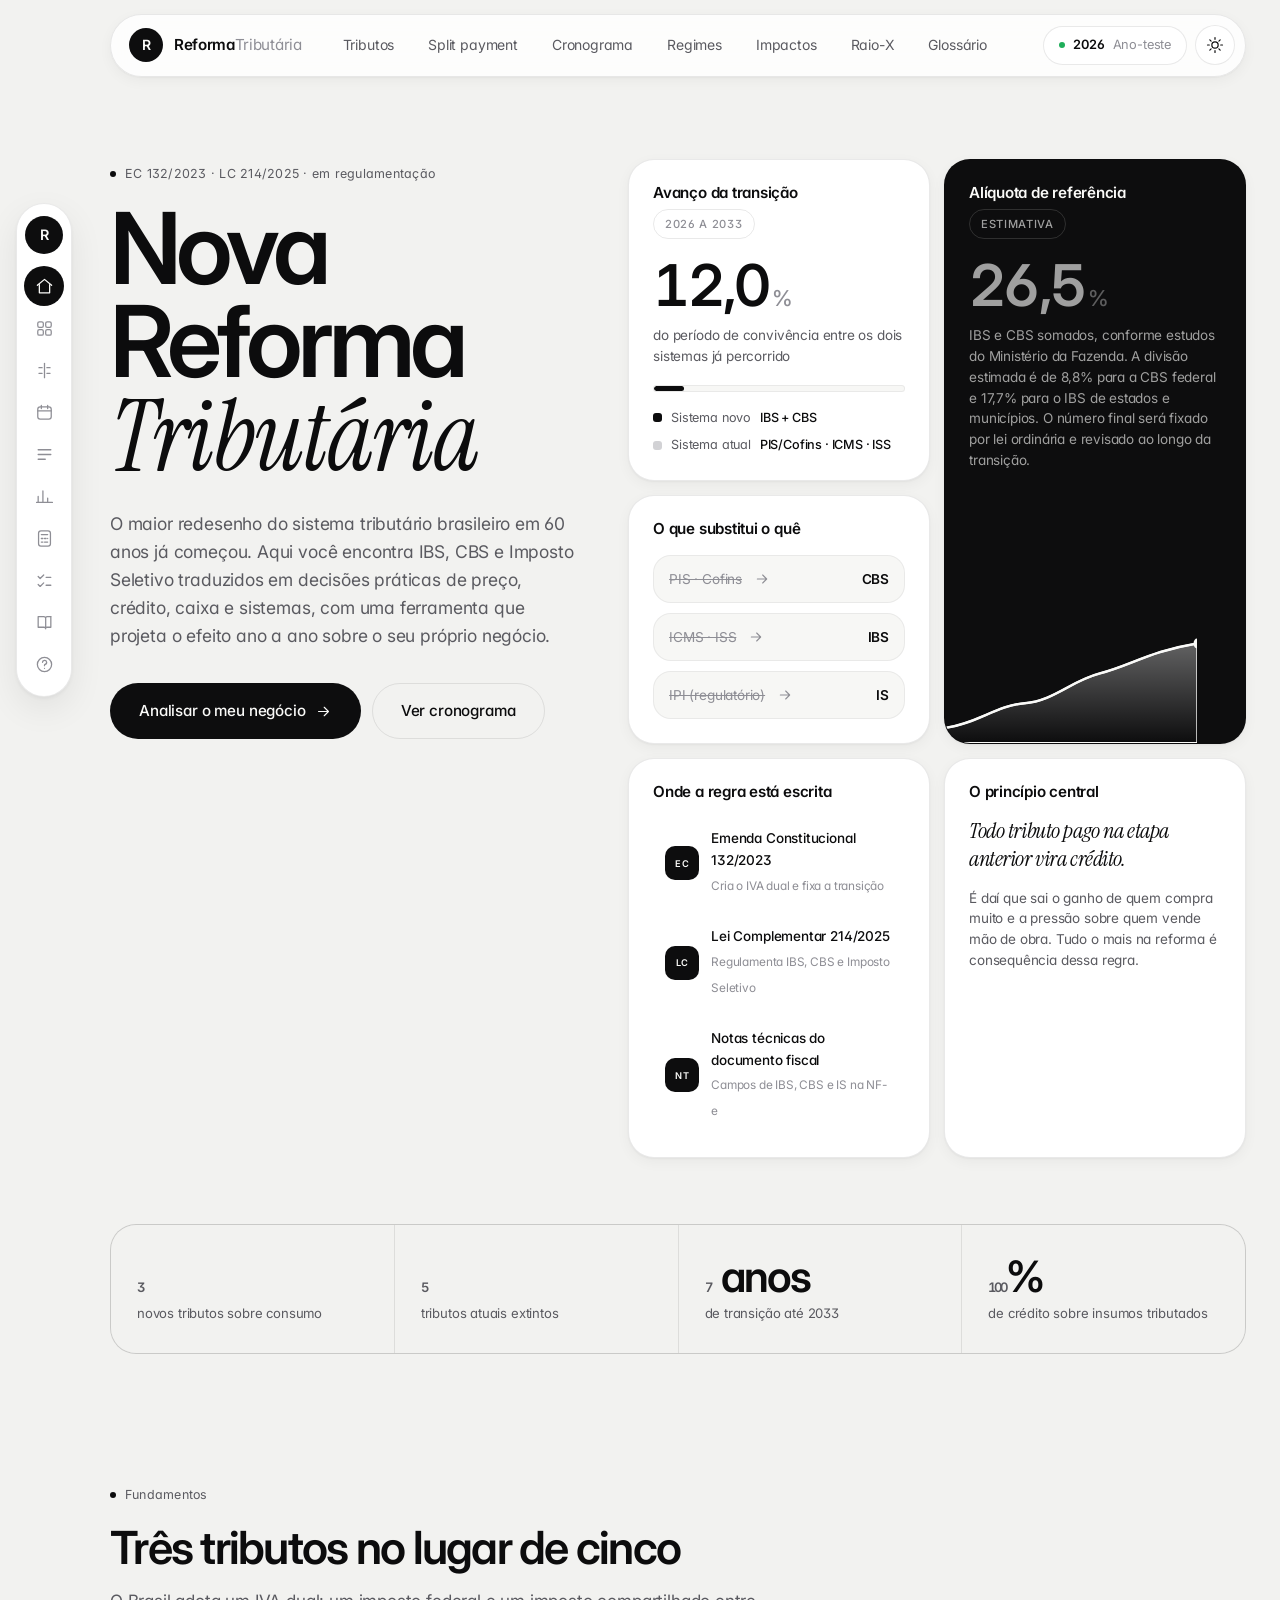
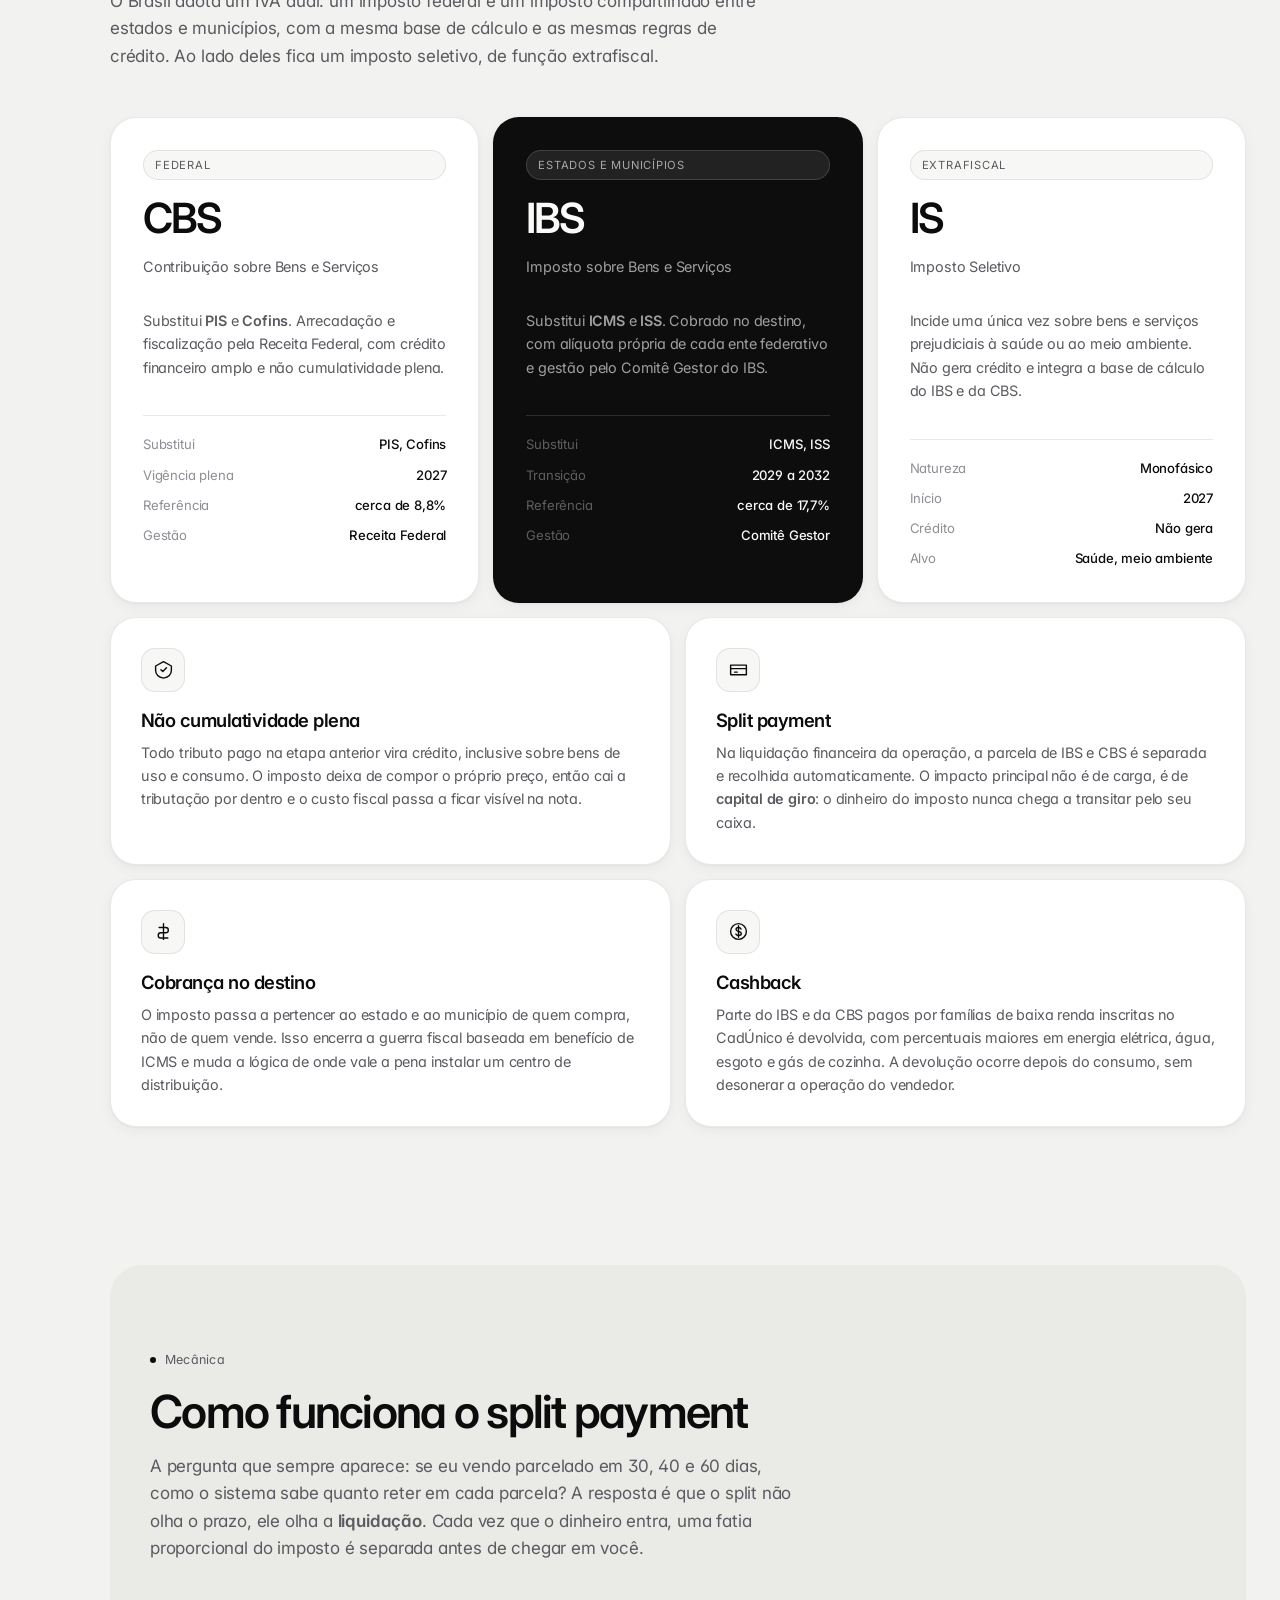
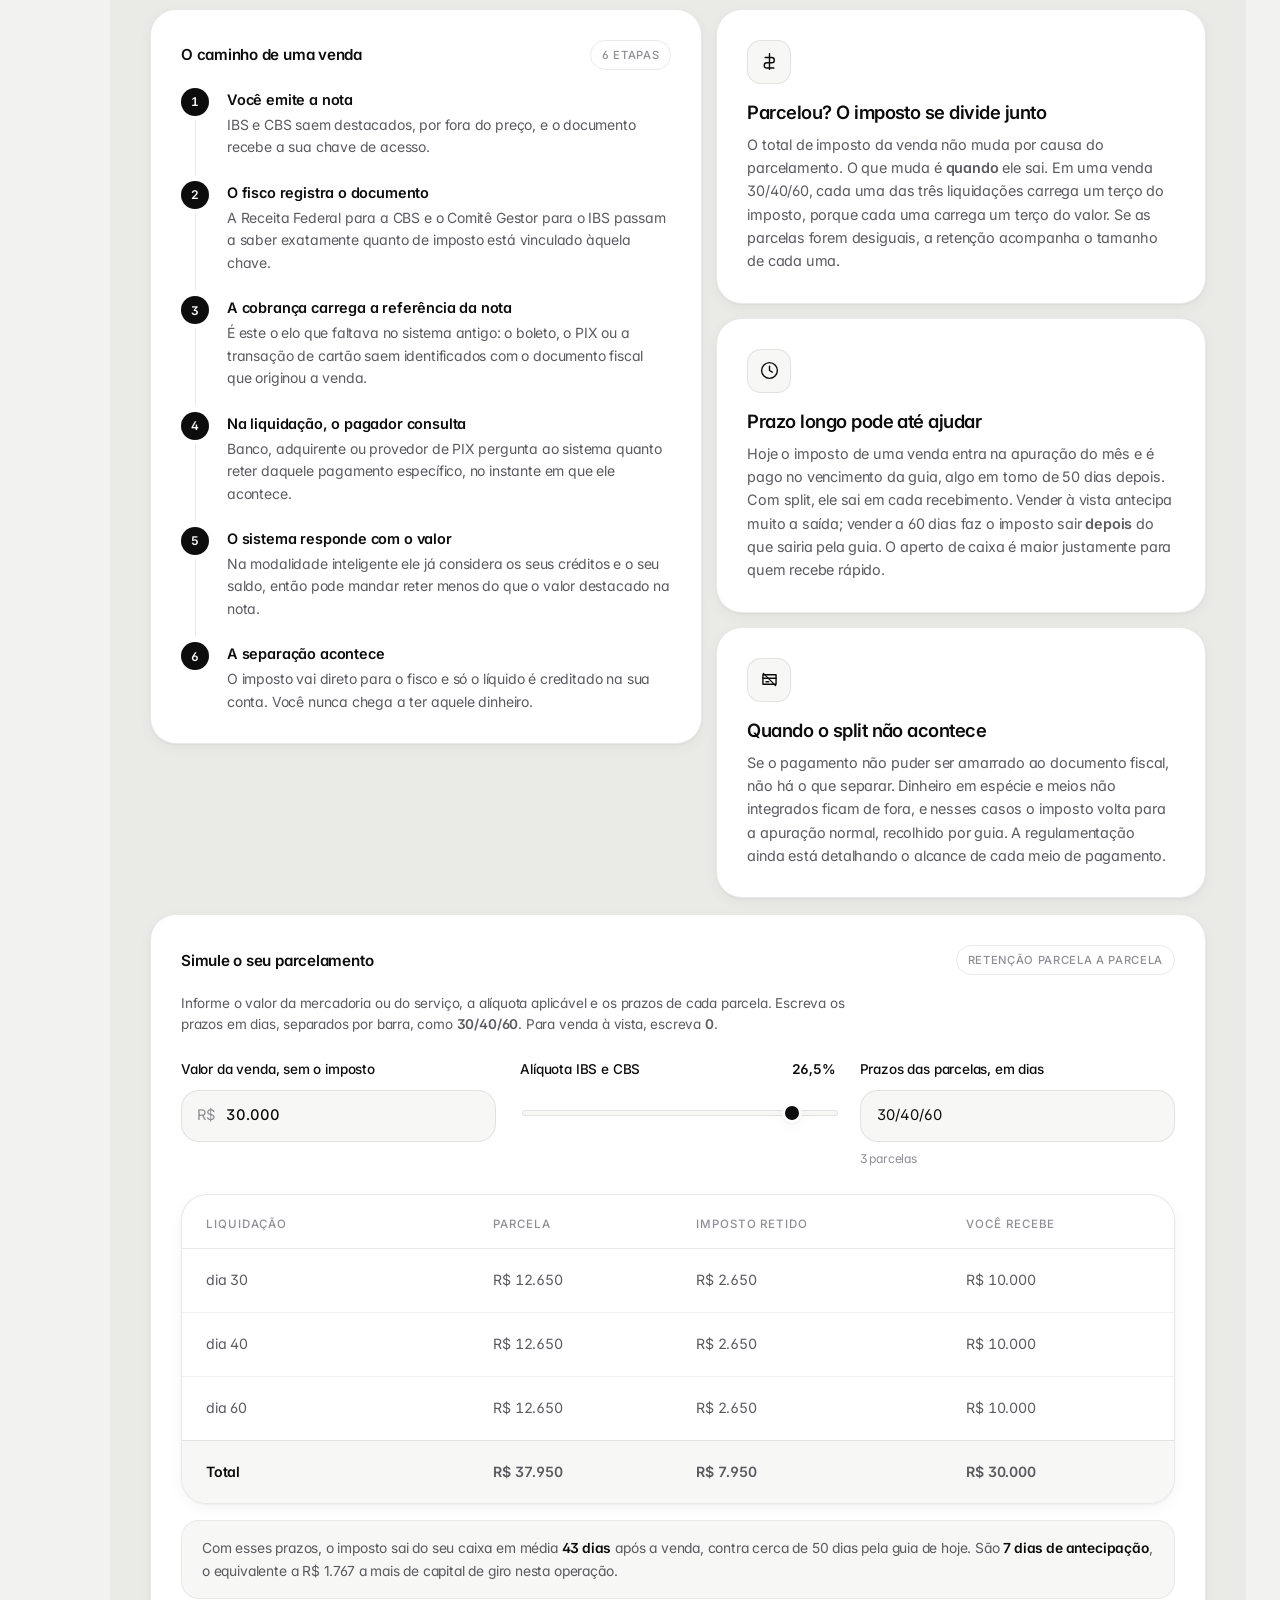
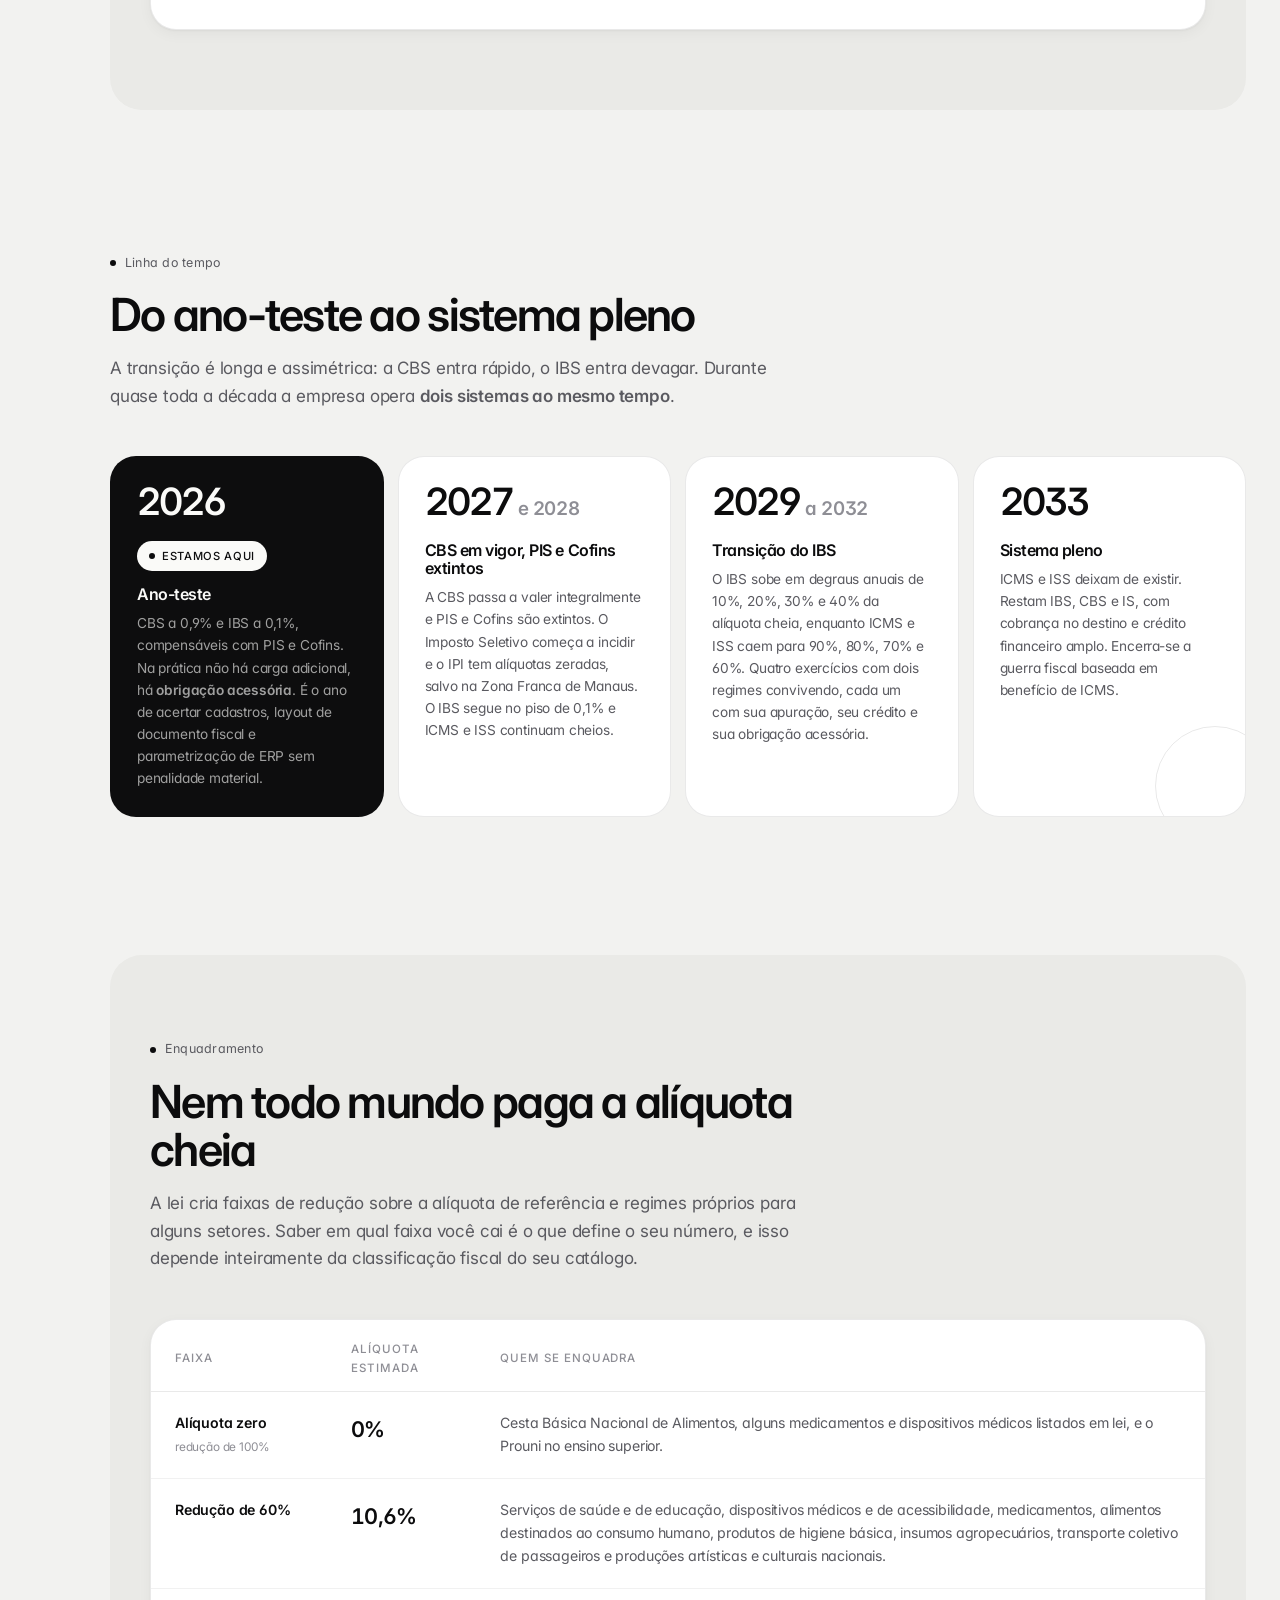
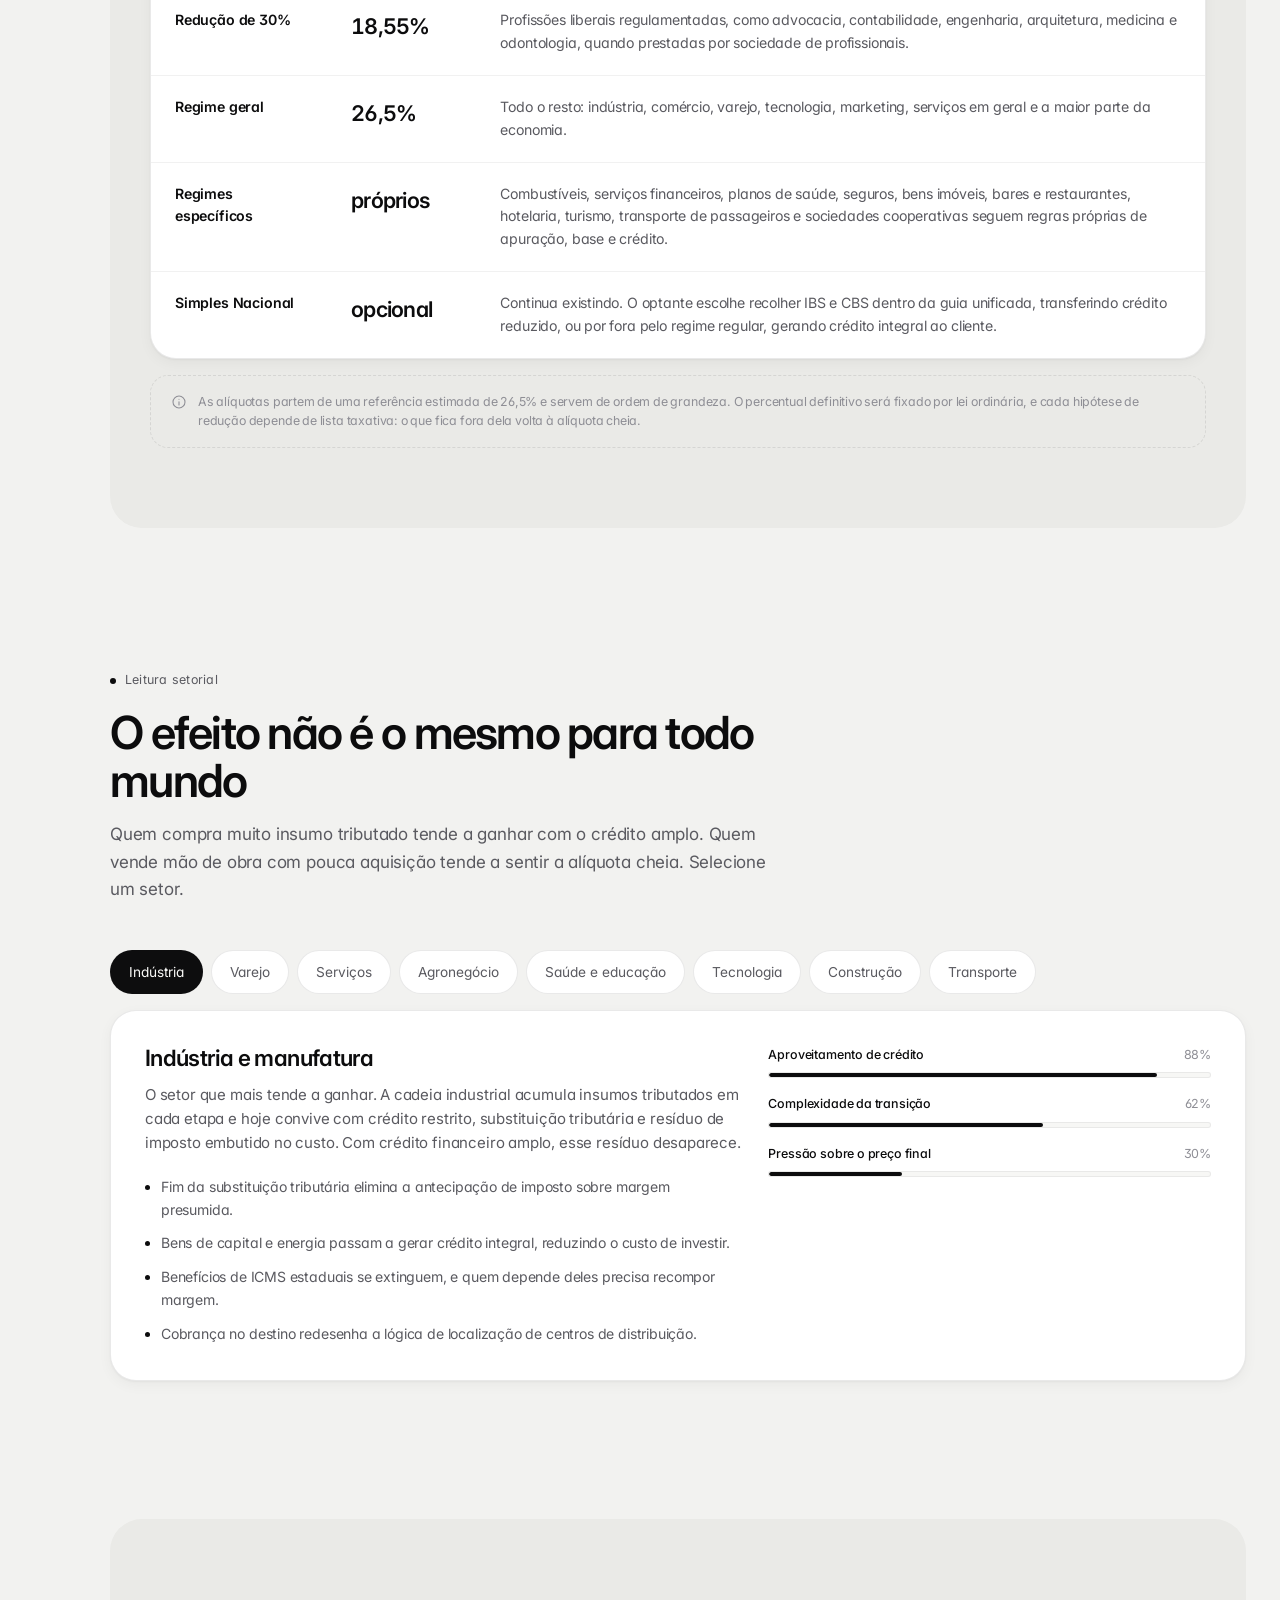
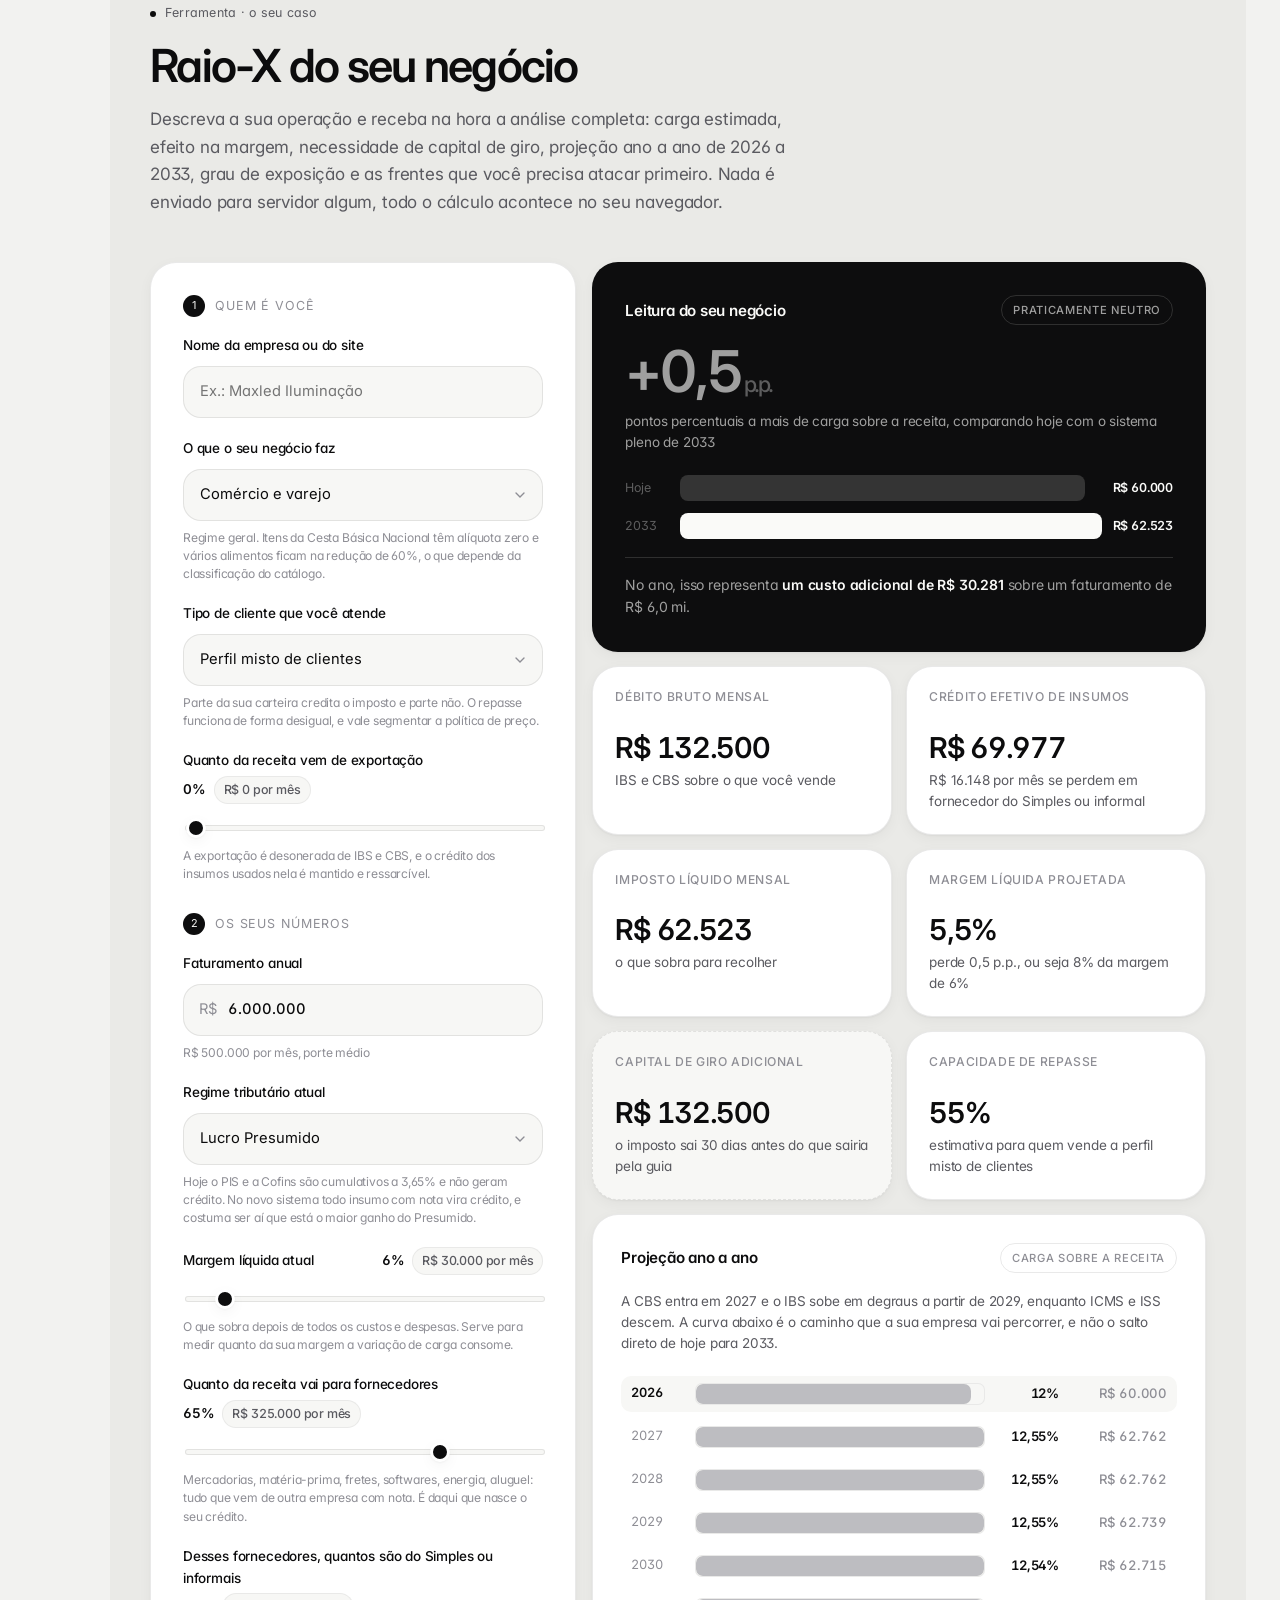
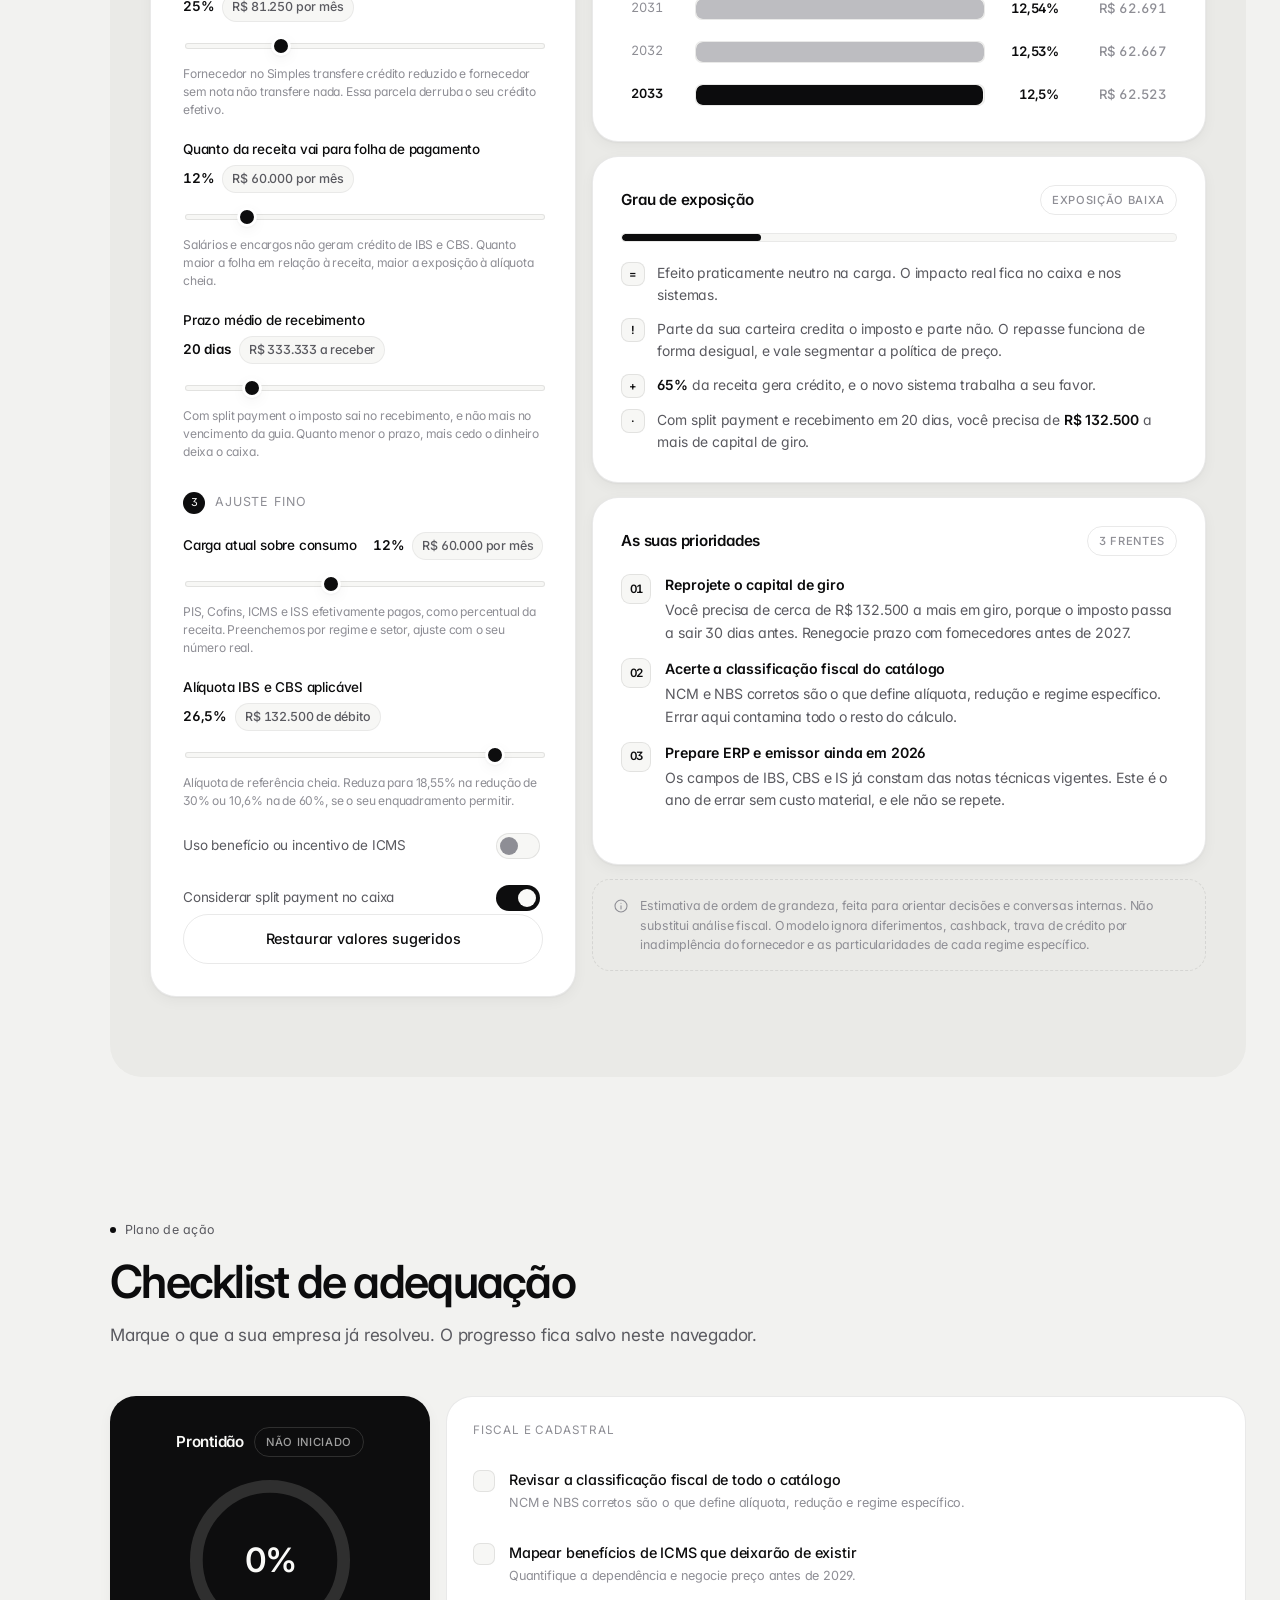
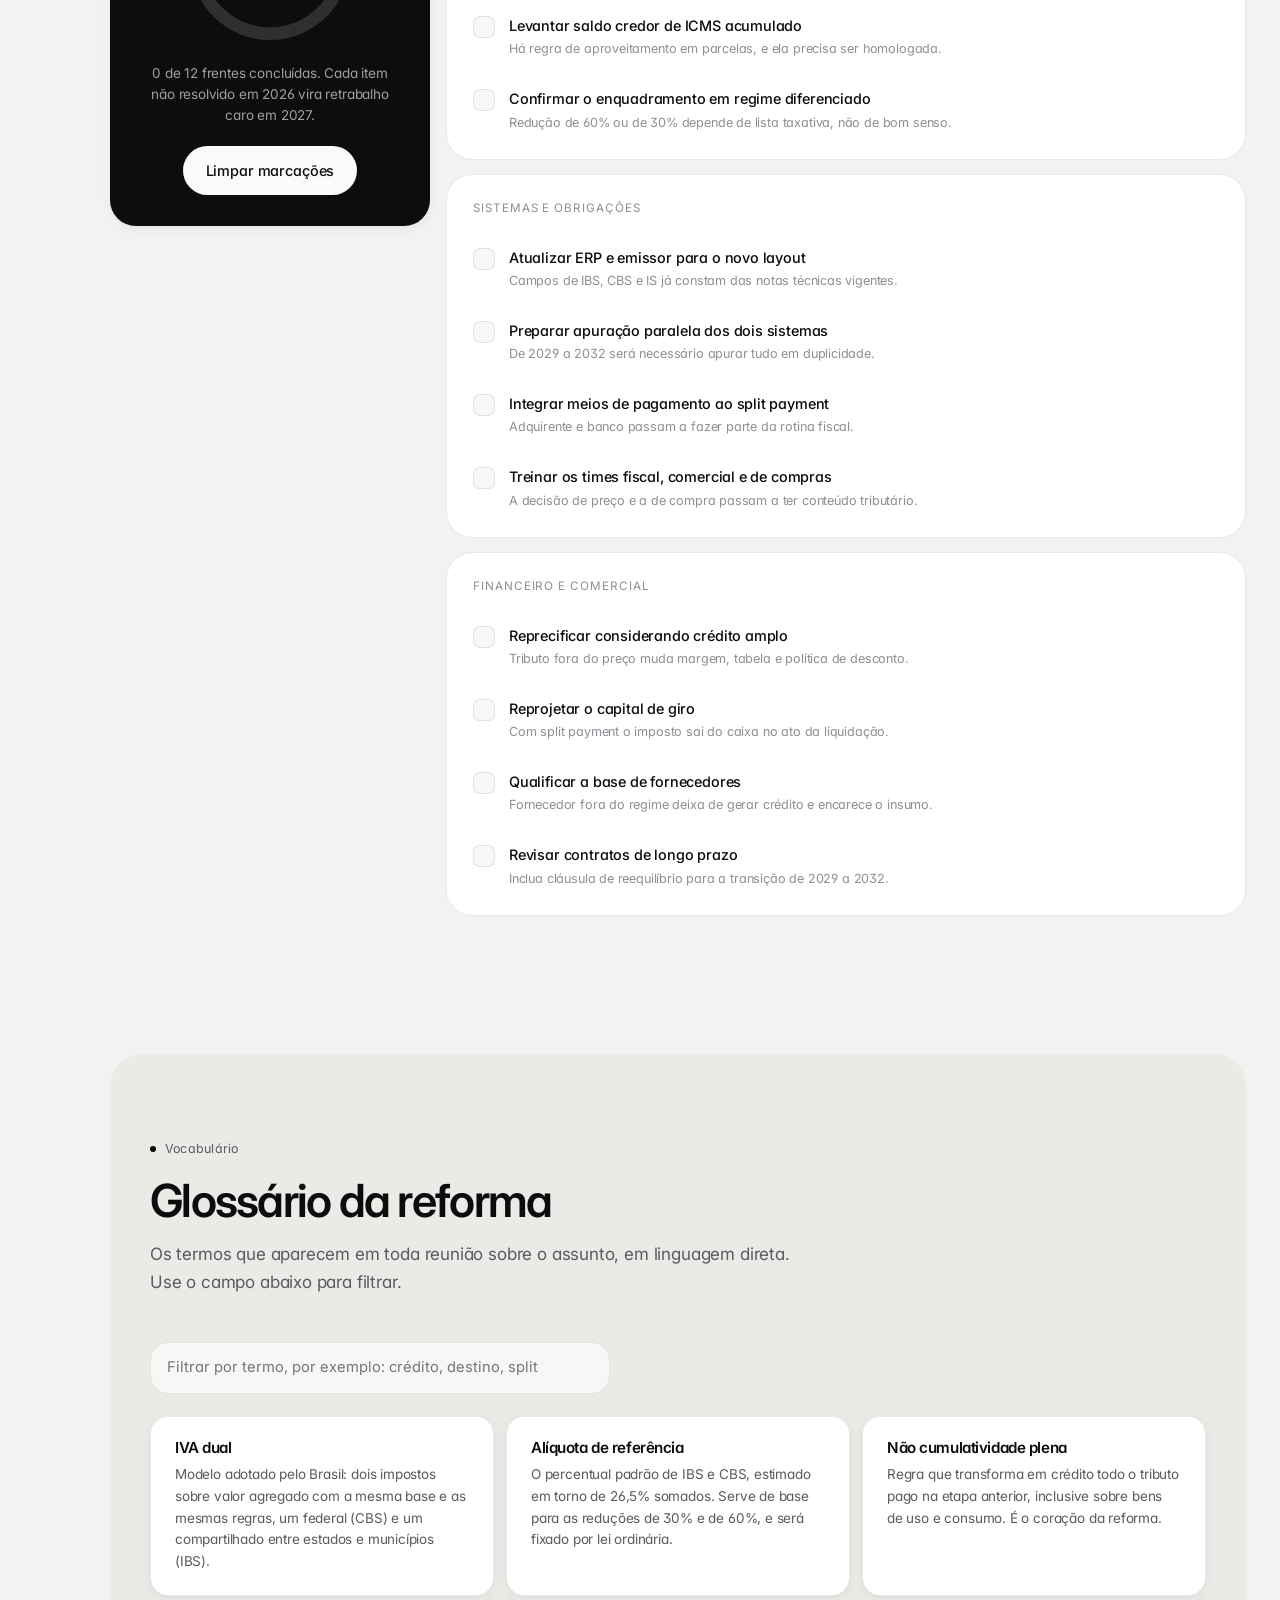
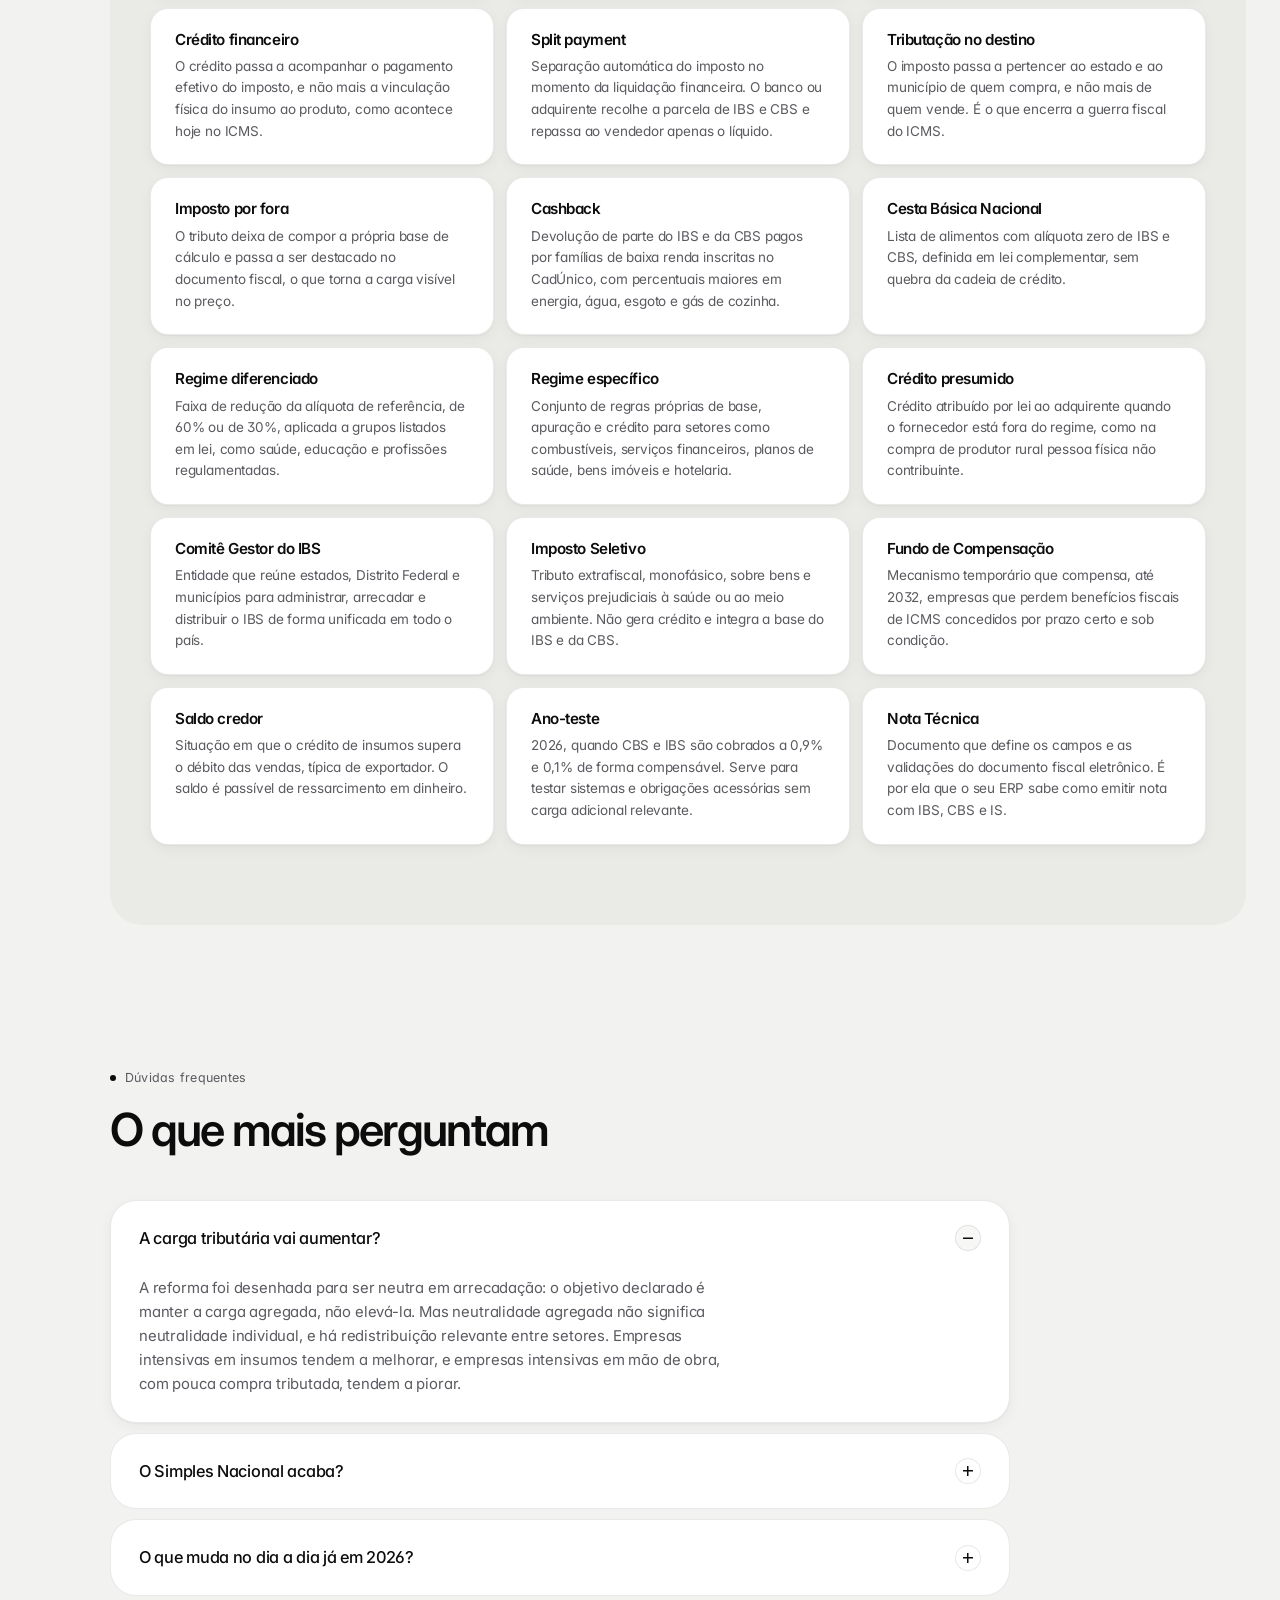
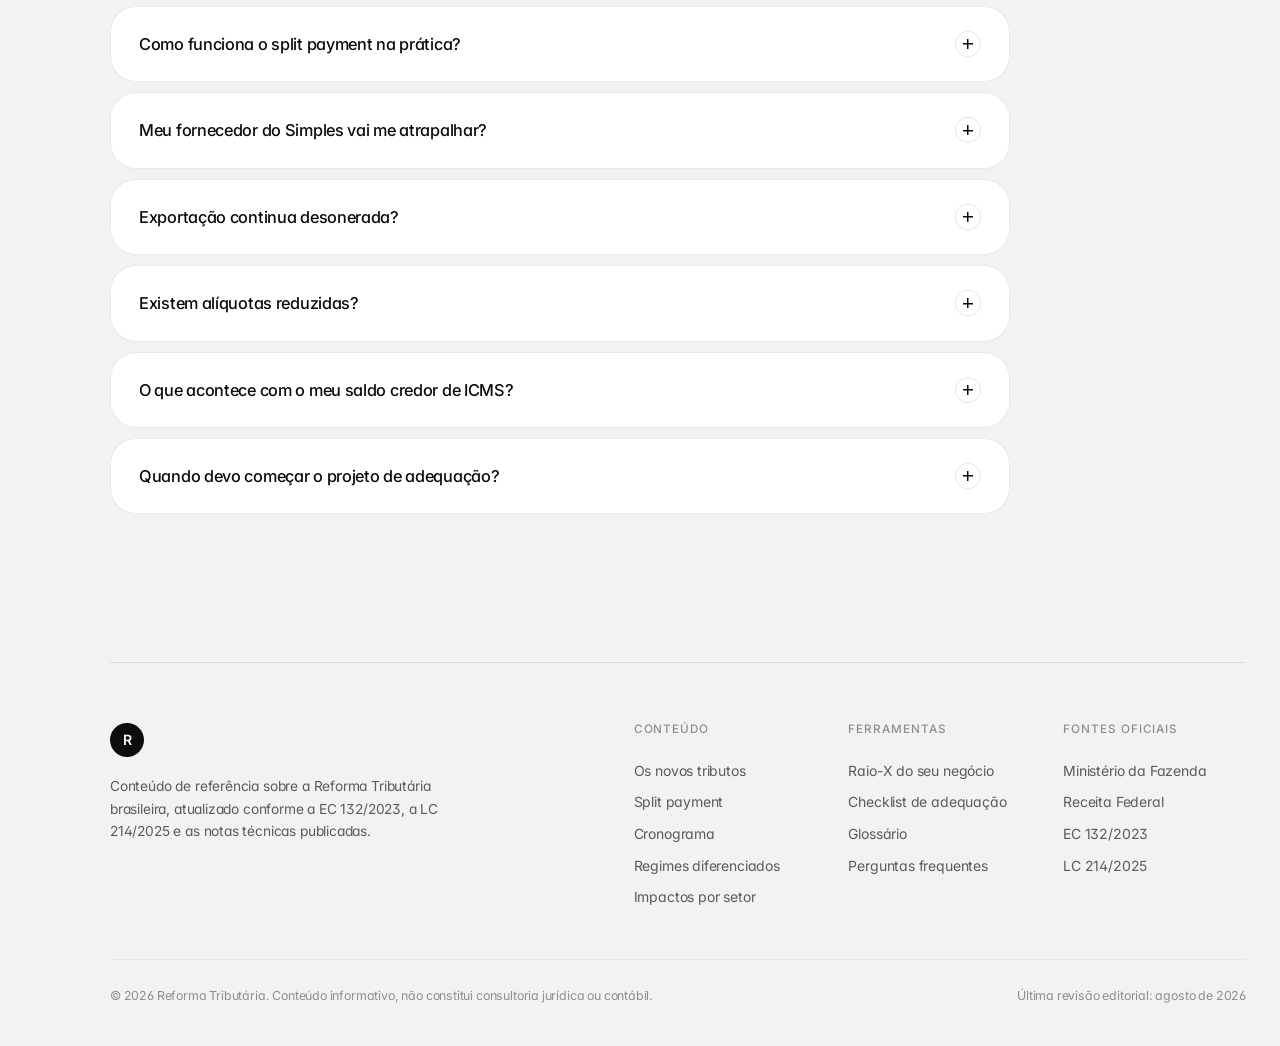
<file: index.html>
<!doctype html>
<html lang="pt-BR">
<head>
<meta charset="utf-8">
<meta name="viewport" content="width=device-width, initial-scale=1">
<title>Nova Reforma Tributária: IBS, CBS e Imposto Seletivo | Guia executivo</title>
<meta name="description" content="Guia completo da Reforma Tributária brasileira: IBS, CBS, Imposto Seletivo, cronograma 2026 a 2033, regimes diferenciados, split payment e um raio-X que estima o impacto no seu negócio.">
<meta name="theme-color" content="#f2f2f0">
<meta property="og:type" content="website">
<meta property="og:locale" content="pt_BR">
<meta property="og:title" content="Nova Reforma Tributária">
<meta property="og:description" content="IBS, CBS e Imposto Seletivo explicados, com projeção ano a ano do impacto no seu negócio.">
<link rel="preconnect" href="https://fonts.googleapis.com">
<link rel="preconnect" href="https://fonts.gstatic.com" crossorigin>
<link href="https://fonts.googleapis.com/css2?family=Inter:wght@400;500;600&family=Instrument+Serif:ital@0;1&display=swap" rel="stylesheet">
<link rel="stylesheet" href="assets/css/styles.css">
<link rel="icon" href="data:image/svg+xml,<svg xmlns='http://www.w3.org/2000/svg' viewBox='0 0 100 100'><rect width='100' height='100' rx='28' fill='%230a0a0a'/><text y='70' x='50' text-anchor='middle' font-size='54' font-family='sans-serif' font-weight='600' fill='%23fff'>R</text></svg>">
</head>
<body>

<a class="skip" href="#conteudo">Pular para o conteúdo</a>

<aside class="rail" aria-label="Navegação rápida">
  <a class="rail__mark" href="#inicio" aria-label="Início"><span>R</span></a>
  <nav class="rail__nav">
    <a href="#inicio"      data-spy="inicio"      data-tip="Início"><svg viewBox="0 0 24 24"><path d="M3 10.5 12 3l9 7.5"/><path d="M5.5 9.5V20h13V9.5"/></svg></a>
    <a href="#tributos"    data-spy="tributos"    data-tip="Os novos tributos"><svg viewBox="0 0 24 24"><rect x="3.5" y="3.5" width="7" height="7" rx="2"/><rect x="13.5" y="3.5" width="7" height="7" rx="2"/><rect x="3.5" y="13.5" width="7" height="7" rx="2"/><rect x="13.5" y="13.5" width="7" height="7" rx="2"/></svg></a>
    <a href="#split"       data-spy="split"       data-tip="Split payment"><svg viewBox="0 0 24 24"><path d="M12 3v18"/><path d="M5 8.5h4M15 8.5h4M5 15.5h4M15 15.5h4"/></svg></a>
    <a href="#cronograma"  data-spy="cronograma"  data-tip="Cronograma"><svg viewBox="0 0 24 24"><rect x="3.5" y="5" width="17" height="15.5" rx="3"/><path d="M8 3v4M16 3v4M3.5 10h17"/></svg></a>
    <a href="#regimes"     data-spy="regimes"     data-tip="Regimes diferenciados"><svg viewBox="0 0 24 24"><path d="M4 6h16M4 12h16M4 18h9"/></svg></a>
    <a href="#impactos"    data-spy="impactos"    data-tip="Impactos por setor"><svg viewBox="0 0 24 24"><path d="M4 19.5V12M10 19.5V5M16 19.5v-5.5M22 19.5h-20"/></svg></a>
    <a href="#diagnostico" data-spy="diagnostico" data-tip="Raio-X do seu negócio"><svg viewBox="0 0 24 24"><rect x="4.5" y="2.5" width="15" height="19" rx="3"/><path d="M8 7h8M8 12h2M12 12h2M16 12h0M8 16.5h2M12 16.5h4"/></svg></a>
    <a href="#checklist"   data-spy="checklist"   data-tip="Checklist"><svg viewBox="0 0 24 24"><path d="M4 7l2.5 2.5L11 5"/><path d="M4 17l2.5 2.5L11 15"/><path d="M14 8h6M14 18h6"/></svg></a>
    <a href="#glossario"   data-spy="glossario"   data-tip="Glossário"><svg viewBox="0 0 24 24"><path d="M4 4.5h7a2.5 2.5 0 0 1 2.5 2.5v13a2 2 0 0 0-2-2H4z"/><path d="M20 4.5h-4.5a2.5 2.5 0 0 0-2 1"/><path d="M20 4.5v13.5h-5.5"/></svg></a>
    <a href="#faq"         data-spy="faq"         data-tip="Perguntas frequentes"><svg viewBox="0 0 24 24"><circle cx="12" cy="12" r="9"/><path d="M9.5 9.3a2.6 2.6 0 1 1 3.2 2.5c-.5.2-.7.6-.7 1.1v.6"/><path d="M12 16.8h.01"/></svg></a>
  </nav>
</aside>

<div class="shell">

  <header class="topbar">
    <a class="brand" href="#inicio">
      <span class="brand__mark">R</span>
      <span class="brand__txt">Reforma<span>Tributária</span></span>
    </a>
    <nav class="topnav" aria-label="Navegação principal">
      <a href="#tributos">Tributos</a>
      <a href="#split">Split payment</a>
      <a href="#cronograma">Cronograma</a>
      <a href="#regimes">Regimes</a>
      <a href="#impactos">Impactos</a>
      <a href="#diagnostico">Raio-X</a>
      <a href="#glossario">Glossário</a>
    </nav>
    <div class="topbar__tools">
      <div class="pill pill--status" title="Estágio atual da reforma">
        <span class="dot"></span><span class="pill__k">2026</span><span class="pill__v">Ano-teste</span>
      </div>
      <button class="icon-btn" id="themeToggle" type="button" aria-label="Alternar tema claro e escuro">
        <svg class="i-sun" viewBox="0 0 24 24"><circle cx="12" cy="12" r="4.2"/><path d="M12 2v2.4M12 19.6V22M22 12h-2.4M4.4 12H2M18.9 5.1l-1.7 1.7M6.8 17.2l-1.7 1.7M18.9 18.9l-1.7-1.7M6.8 6.8 5.1 5.1"/></svg>
        <svg class="i-moon" viewBox="0 0 24 24"><path d="M20 14.2A8.4 8.4 0 0 1 9.8 4a8.4 8.4 0 1 0 10.2 10.2z"/></svg>
      </button>
      <button class="icon-btn burger" id="burger" type="button" aria-label="Abrir menu" aria-expanded="false">
        <svg viewBox="0 0 24 24"><path d="M4 7h16M4 12h16M4 17h16"/></svg>
      </button>
    </div>
  </header>

  <div class="mobilenav" id="mobilenav" hidden>
    <a href="#tributos">Os novos tributos</a>
    <a href="#split">Como funciona o split payment</a>
    <a href="#cronograma">Cronograma 2026 a 2033</a>
    <a href="#regimes">Regimes diferenciados</a>
    <a href="#impactos">Impactos por setor</a>
    <a href="#diagnostico">Raio-X do seu negócio</a>
    <a href="#checklist">Checklist de adequação</a>
    <a href="#glossario">Glossário</a>
    <a href="#faq">Perguntas frequentes</a>
  </div>

  <main id="conteudo">

  <!-- ══════════ HERO ══════════ -->
  <section class="hero" id="inicio">
    <div class="hero__head">
      <p class="eyebrow"><span class="dot"></span> EC 132/2023 · LC 214/2025 · em regulamentação</p>
      <h1 class="display">Nova Reforma<br><em>Tributária</em></h1>
      <p class="lede">
        O maior redesenho do sistema tributário brasileiro em 60 anos já começou.
        Aqui você encontra IBS, CBS e Imposto Seletivo traduzidos em decisões práticas
        de preço, crédito, caixa e sistemas, com uma ferramenta que projeta o efeito
        ano a ano sobre o seu próprio negócio.
      </p>
      <div class="hero__actions">
        <a class="btn btn--dark btn--lg" href="#diagnostico">
          Analisar o meu negócio
          <svg viewBox="0 0 24 24"><path d="M5 12h13M13 6l6 6-6 6"/></svg>
        </a>
        <a class="btn btn--ghost btn--lg" href="#cronograma">Ver cronograma</a>
      </div>
    </div>

    <div class="bento">
      <article class="card card--progress">
        <header class="card__head"><h2>Avanço da transição</h2><span class="tag">2026 a 2033</span></header>
        <p class="metric"><span data-count="12" data-decimals="1">0,0</span><small>%</small></p>
        <p class="metric__sub">do período de convivência entre os dois sistemas já percorrido</p>
        <div class="track"><i style="--w:12%"></i></div>
        <ul class="legend">
          <li><span class="key key--solid"></span>Sistema novo <b>IBS + CBS</b></li>
          <li><span class="key key--soft"></span>Sistema atual <b>PIS/Cofins · ICMS · ISS</b></li>
        </ul>
      </article>

      <article class="card card--dark card--chart">
        <header class="card__head"><h2>Alíquota de referência</h2><span class="tag tag--inv">estimativa</span></header>
        <p class="metric metric--inv"><span data-count="26.5" data-decimals="1">0,0</span><small>%</small></p>
        <p class="metric__sub">IBS e CBS somados, conforme estudos do Ministério da Fazenda.
          A divisão estimada é de 8,8% para a CBS federal e 17,7% para o IBS de estados e
          municípios. O número final será fixado por lei ordinária e revisado ao longo da transição.</p>
        <svg class="spark" viewBox="0 0 300 90" preserveAspectRatio="none" aria-hidden="true">
          <defs><linearGradient id="g1" x1="0" y1="0" x2="0" y2="1">
            <stop offset="0" stop-color="#fff" stop-opacity=".35"/><stop offset="1" stop-color="#fff" stop-opacity="0"/>
          </linearGradient></defs>
          <path class="spark__area" d="M0,78 C40,74 60,60 95,58 C130,56 150,40 185,34 C220,28 245,16 300,10 L300,90 L0,90 Z" fill="url(#g1)"/>
          <path class="spark__line" d="M0,78 C40,74 60,60 95,58 C130,56 150,40 185,34 C220,28 245,16 300,10"/>
          <circle class="spark__dot" cx="300" cy="10" r="4"/>
        </svg>
      </article>

      <article class="card card--stack">
        <header class="card__head"><h2>O que substitui o quê</h2></header>
        <ul class="swap">
          <li><span class="old">PIS · Cofins</span> <svg viewBox="0 0 24 24"><path d="M5 12h13M13 6l6 6-6 6"/></svg> <span class="new">CBS</span></li>
          <li><span class="old">ICMS · ISS</span> <svg viewBox="0 0 24 24"><path d="M5 12h13M13 6l6 6-6 6"/></svg> <span class="new">IBS</span></li>
          <li><span class="old">IPI (regulatório)</span> <svg viewBox="0 0 24 24"><path d="M5 12h13M13 6l6 6-6 6"/></svg> <span class="new">IS</span></li>
        </ul>
      </article>

      <article class="card card--files">
        <header class="card__head"><h2>Onde a regra está escrita</h2></header>
        <ul class="files">
          <li><span class="file-ic">EC</span><div><b>Emenda Constitucional 132/2023</b><small>Cria o IVA dual e fixa a transição</small></div></li>
          <li><span class="file-ic">LC</span><div><b>Lei Complementar 214/2025</b><small>Regulamenta IBS, CBS e Imposto Seletivo</small></div></li>
          <li><span class="file-ic">NT</span><div><b>Notas técnicas do documento fiscal</b><small>Campos de IBS, CBS e IS na NF-e</small></div></li>
        </ul>
      </article>

      <article class="card card--team">
        <header class="card__head"><h2>O princípio central</h2></header>
        <p class="big-quote">Todo tributo pago na etapa anterior vira crédito.</p>
        <p class="metric__sub">É daí que sai o ganho de quem compra muito e a pressão sobre
          quem vende mão de obra. Tudo o mais na reforma é consequência dessa regra.</p>
      </article>
    </div>
  </section>

  <section class="strip" aria-label="Números da reforma">
    <div><b><span data-count="3">0</span></b><span>novos tributos sobre consumo</span></div>
    <div><b><span data-count="5">0</span></b><span>tributos atuais extintos</span></div>
    <div><b><span data-count="7">0</span> anos</b><span>de transição até 2033</span></div>
    <div><b><span data-count="100">0</span>%</b><span>de crédito sobre insumos tributados</span></div>
  </section>

  <!-- ══════════ TRIBUTOS ══════════ -->
  <section class="section" id="tributos">
    <header class="section__head">
      <p class="eyebrow"><span class="dot"></span> Fundamentos</p>
      <h2 class="h2">Três tributos no lugar de cinco</h2>
      <p class="section__lede">
        O Brasil adota um IVA dual: um imposto federal e um imposto compartilhado entre
        estados e municípios, com a mesma base de cálculo e as mesmas regras de crédito.
        Ao lado deles fica um imposto seletivo, de função extrafiscal.
      </p>
    </header>

    <div class="grid-3">
      <article class="card card--tax">
        <span class="badge">Federal</span>
        <h3>CBS</h3>
        <p class="card__sub">Contribuição sobre Bens e Serviços</p>
        <p>Substitui <b>PIS</b> e <b>Cofins</b>. Arrecadação e fiscalização pela Receita Federal,
          com crédito financeiro amplo e não cumulatividade plena.</p>
        <dl class="specs">
          <div><dt>Substitui</dt><dd>PIS, Cofins</dd></div>
          <div><dt>Vigência plena</dt><dd>2027</dd></div>
          <div><dt>Referência</dt><dd>cerca de 8,8%</dd></div>
          <div><dt>Gestão</dt><dd>Receita Federal</dd></div>
        </dl>
      </article>

      <article class="card card--tax card--dark">
        <span class="badge badge--inv">Estados e municípios</span>
        <h3>IBS</h3>
        <p class="card__sub">Imposto sobre Bens e Serviços</p>
        <p>Substitui <b>ICMS</b> e <b>ISS</b>. Cobrado no destino, com alíquota própria de cada
          ente federativo e gestão pelo Comitê Gestor do IBS.</p>
        <dl class="specs">
          <div><dt>Substitui</dt><dd>ICMS, ISS</dd></div>
          <div><dt>Transição</dt><dd>2029 a 2032</dd></div>
          <div><dt>Referência</dt><dd>cerca de 17,7%</dd></div>
          <div><dt>Gestão</dt><dd>Comitê Gestor</dd></div>
        </dl>
      </article>

      <article class="card card--tax">
        <span class="badge">Extrafiscal</span>
        <h3>IS</h3>
        <p class="card__sub">Imposto Seletivo</p>
        <p>Incide uma única vez sobre bens e serviços prejudiciais à saúde ou ao meio
          ambiente. Não gera crédito e integra a base de cálculo do IBS e da CBS.</p>
        <dl class="specs">
          <div><dt>Natureza</dt><dd>Monofásico</dd></div>
          <div><dt>Início</dt><dd>2027</dd></div>
          <div><dt>Crédito</dt><dd>Não gera</dd></div>
          <div><dt>Alvo</dt><dd>Saúde, meio ambiente</dd></div>
        </dl>
      </article>
    </div>

    <div class="grid-2 grid-2--tight">
      <article class="card card--note">
        <div class="note__ic"><svg viewBox="0 0 24 24"><path d="M12 3 3 8v5c0 5 3.8 7.6 9 8.9 5.2-1.3 9-3.9 9-8.9V8z"/><path d="M9 12.2l2.2 2.2L15.4 10"/></svg></div>
        <h3>Não cumulatividade plena</h3>
        <p>Todo tributo pago na etapa anterior vira crédito, inclusive sobre bens de uso e
          consumo. O imposto deixa de compor o próprio preço, então cai a tributação por
          dentro e o custo fiscal passa a ficar visível na nota.</p>
      </article>
      <article class="card card--note">
        <div class="note__ic"><svg viewBox="0 0 24 24"><path d="M3 7h18v11H3z"/><path d="M3 11h18"/><path d="M7.5 15h3"/></svg></div>
        <h3>Split payment</h3>
        <p>Na liquidação financeira da operação, a parcela de IBS e CBS é separada e recolhida
          automaticamente. O impacto principal não é de carga, é de <b>capital de giro</b>:
          o dinheiro do imposto nunca chega a transitar pelo seu caixa.</p>
      </article>
      <article class="card card--note">
        <div class="note__ic"><svg viewBox="0 0 24 24"><path d="M12 3v18M7 7.5h7.5a3 3 0 0 1 0 6H9a3 3 0 0 0 0 6h8"/></svg></div>
        <h3>Cobrança no destino</h3>
        <p>O imposto passa a pertencer ao estado e ao município de quem compra, não de quem
          vende. Isso encerra a guerra fiscal baseada em benefício de ICMS e muda a lógica de
          onde vale a pena instalar um centro de distribuição.</p>
      </article>
      <article class="card card--note">
        <div class="note__ic"><svg viewBox="0 0 24 24"><circle cx="12" cy="12" r="9"/><path d="M15 9.2a3.4 3.4 0 0 0-3-1.7c-1.7 0-2.8 1-2.8 2.2 0 3 6 1.6 6 4.6 0 1.3-1.2 2.2-3.2 2.2a3.5 3.5 0 0 1-3-1.6"/><path d="M12 5.5v13"/></svg></div>
        <h3>Cashback</h3>
        <p>Parte do IBS e da CBS pagos por famílias de baixa renda inscritas no CadÚnico é
          devolvida, com percentuais maiores em energia elétrica, água, esgoto e gás de
          cozinha. A devolução ocorre depois do consumo, sem desonerar a operação do vendedor.</p>
      </article>
    </div>
  </section>


  <!-- ══════════ SPLIT PAYMENT ══════════ -->
  <section class="section section--tinted" id="split">
    <header class="section__head">
      <p class="eyebrow"><span class="dot"></span> Mecânica</p>
      <h2 class="h2">Como funciona o split payment</h2>
      <p class="section__lede">
        A pergunta que sempre aparece: se eu vendo parcelado em 30, 40 e 60 dias, como o
        sistema sabe quanto reter em cada parcela? A resposta é que o split não olha o
        prazo, ele olha a <b>liquidação</b>. Cada vez que o dinheiro entra, uma fatia
        proporcional do imposto é separada antes de chegar em você.
      </p>
    </header>

    <div class="grid-2 grid-2--split">
      <article class="card sp__steps">
        <header class="card__head"><h3>O caminho de uma venda</h3><span class="tag">6 etapas</span></header>
        <ol class="steps">
          <li><b>Você emite a nota</b>
            IBS e CBS saem destacados, por fora do preço, e o documento recebe a sua chave de acesso.</li>
          <li><b>O fisco registra o documento</b>
            A Receita Federal para a CBS e o Comitê Gestor para o IBS passam a saber exatamente
            quanto de imposto está vinculado àquela chave.</li>
          <li><b>A cobrança carrega a referência da nota</b>
            É este o elo que faltava no sistema antigo: o boleto, o PIX ou a transação de cartão
            saem identificados com o documento fiscal que originou a venda.</li>
          <li><b>Na liquidação, o pagador consulta</b>
            Banco, adquirente ou provedor de PIX pergunta ao sistema quanto reter daquele
            pagamento específico, no instante em que ele acontece.</li>
          <li><b>O sistema responde com o valor</b>
            Na modalidade inteligente ele já considera os seus créditos e o seu saldo, então pode
            mandar reter menos do que o valor destacado na nota.</li>
          <li><b>A separação acontece</b>
            O imposto vai direto para o fisco e só o líquido é creditado na sua conta. Você nunca
            chega a ter aquele dinheiro.</li>
        </ol>
      </article>

      <div class="sp__notes">
        <article class="card card--note">
          <div class="note__ic"><svg viewBox="0 0 24 24"><path d="M12 3v18M7 7.5h7.5a3 3 0 0 1 0 6H9a3 3 0 0 0 0 6h8"/></svg></div>
          <h3>Parcelou? O imposto se divide junto</h3>
          <p>O total de imposto da venda não muda por causa do parcelamento. O que muda é
            <b>quando</b> ele sai. Em uma venda 30/40/60, cada uma das três liquidações carrega
            um terço do imposto, porque cada uma carrega um terço do valor. Se as parcelas forem
            desiguais, a retenção acompanha o tamanho de cada uma.</p>
        </article>
        <article class="card card--note">
          <div class="note__ic"><svg viewBox="0 0 24 24"><circle cx="12" cy="12" r="9"/><path d="M12 7v5l3.2 1.9"/></svg></div>
          <h3>Prazo longo pode até ajudar</h3>
          <p>Hoje o imposto de uma venda entra na apuração do mês e é pago no vencimento da guia,
            algo em torno de 50 dias depois. Com split, ele sai em cada recebimento. Vender à
            vista antecipa muito a saída; vender a 60 dias faz o imposto sair <b>depois</b> do que
            sairia pela guia. O aperto de caixa é maior justamente para quem recebe rápido.</p>
        </article>
        <article class="card card--note">
          <div class="note__ic"><svg viewBox="0 0 24 24"><path d="M4.5 6.5h15v11h-15z"/><path d="M4.5 10.5h15"/><path d="M8 14.5h3"/><path d="m19 19-14-14"/></svg></div>
          <h3>Quando o split não acontece</h3>
          <p>Se o pagamento não puder ser amarrado ao documento fiscal, não há o que separar.
            Dinheiro em espécie e meios não integrados ficam de fora, e nesses casos o imposto
            volta para a apuração normal, recolhido por guia. A regulamentação ainda está
            detalhando o alcance de cada meio de pagamento.</p>
        </article>
      </div>
    </div>

    <!-- simulador de parcelamento -->
    <article class="card sp__sim">
      <header class="card__head">
        <h3>Simule o seu parcelamento</h3>
        <span class="tag">retenção parcela a parcela</span>
      </header>
      <p class="metric__sub sp__intro">Informe o valor da mercadoria ou do serviço, a alíquota
        aplicável e os prazos de cada parcela. Escreva os prazos em dias, separados por barra,
        como <b>30/40/60</b>. Para venda à vista, escreva <b>0</b>.</p>

      <form class="sp__form" id="spForm" novalidate>
        <div class="field">
          <label for="spValor"><span>Valor da venda, sem o imposto</span></label>
          <div class="input-wrap"><span class="prefix">R$</span>
            <input id="spValor" type="text" inputmode="numeric" value="30.000">
          </div>
        </div>
        <div class="field">
          <label for="spAliq"><span>Alíquota IBS e CBS</span><b id="spAliqV">26,5%</b></label>
          <input id="spAliq" class="range" type="range" min="0" max="30" step="0.05" value="26.5">
        </div>
        <div class="field">
          <label for="spParc"><span>Prazos das parcelas, em dias</span></label>
          <input id="spParc" type="text" value="30/40/60" spellcheck="false">
          <p class="hint" id="spParcHint">3 parcelas</p>
        </div>
      </form>

      <div class="tablewrap sp__tablewrap">
        <table class="tbl sp__tbl">
          <thead><tr>
            <th>Liquidação</th><th>Parcela</th><th>Imposto retido</th><th>Você recebe</th>
          </tr></thead>
          <tbody id="spBody"></tbody>
          <tfoot id="spFoot"></tfoot>
        </table>
      </div>

      <p class="sp__verdict" id="spVerdict"></p>
    </article>
  </section>

  <!-- ══════════ CRONOGRAMA ══════════ -->
  <section class="section" id="cronograma">
    <header class="section__head">
      <p class="eyebrow"><span class="dot"></span> Linha do tempo</p>
      <h2 class="h2">Do ano-teste ao sistema pleno</h2>
      <p class="section__lede">
        A transição é longa e assimétrica: a CBS entra rápido, o IBS entra devagar.
        Durante quase toda a década a empresa opera <b>dois sistemas ao mesmo tempo</b>.
      </p>
    </header>

    <ol class="timeline">
      <li class="tl tl--now">
        <div class="tl__year">2026</div>
        <div class="tl__body">
          <span class="tag tag--live"><span class="dot"></span> estamos aqui</span>
          <h3>Ano-teste</h3>
          <p>CBS a 0,9% e IBS a 0,1%, compensáveis com PIS e Cofins. Na prática não há carga
            adicional, há <b>obrigação acessória</b>. É o ano de acertar cadastros, layout de
            documento fiscal e parametrização de ERP sem penalidade material.</p>
        </div>
      </li>
      <li class="tl">
        <div class="tl__year">2027<span> e 2028</span></div>
        <div class="tl__body">
          <h3>CBS em vigor, PIS e Cofins extintos</h3>
          <p>A CBS passa a valer integralmente e PIS e Cofins são extintos. O Imposto Seletivo
            começa a incidir e o IPI tem alíquotas zeradas, salvo na Zona Franca de Manaus.
            O IBS segue no piso de 0,1% e ICMS e ISS continuam cheios.</p>
        </div>
      </li>
      <li class="tl">
        <div class="tl__year">2029<span> a 2032</span></div>
        <div class="tl__body">
          <h3>Transição do IBS</h3>
          <p>O IBS sobe em degraus anuais de 10%, 20%, 30% e 40% da alíquota cheia, enquanto
            ICMS e ISS caem para 90%, 80%, 70% e 60%. Quatro exercícios com dois regimes
            convivendo, cada um com sua apuração, seu crédito e sua obrigação acessória.</p>
        </div>
      </li>
      <li class="tl tl--end">
        <div class="tl__year">2033</div>
        <div class="tl__body">
          <h3>Sistema pleno</h3>
          <p>ICMS e ISS deixam de existir. Restam IBS, CBS e IS, com cobrança no destino e
            crédito financeiro amplo. Encerra-se a guerra fiscal baseada em benefício de ICMS.</p>
        </div>
      </li>
    </ol>
  </section>

  <!-- ══════════ REGIMES ══════════ -->
  <section class="section section--tinted" id="regimes">
    <header class="section__head">
      <p class="eyebrow"><span class="dot"></span> Enquadramento</p>
      <h2 class="h2">Nem todo mundo paga a alíquota cheia</h2>
      <p class="section__lede">
        A lei cria faixas de redução sobre a alíquota de referência e regimes próprios para
        alguns setores. Saber em qual faixa você cai é o que define o seu número, e isso
        depende inteiramente da classificação fiscal do seu catálogo.
      </p>
    </header>

    <div class="tablewrap">
      <table class="tbl">
        <thead>
          <tr><th>Faixa</th><th>Alíquota estimada</th><th>Quem se enquadra</th></tr>
        </thead>
        <tbody>
          <tr>
            <td><b>Alíquota zero</b><small>redução de 100%</small></td>
            <td class="tbl__n">0%</td>
            <td>Cesta Básica Nacional de Alimentos, alguns medicamentos e dispositivos
              médicos listados em lei, e o Prouni no ensino superior.</td>
          </tr>
          <tr>
            <td><b>Redução de 60%</b></td>
            <td class="tbl__n">10,6%</td>
            <td>Serviços de saúde e de educação, dispositivos médicos e de acessibilidade,
              medicamentos, alimentos destinados ao consumo humano, produtos de higiene
              básica, insumos agropecuários, transporte coletivo de passageiros e produções
              artísticas e culturais nacionais.</td>
          </tr>
          <tr>
            <td><b>Redução de 30%</b></td>
            <td class="tbl__n">18,55%</td>
            <td>Profissões liberais regulamentadas, como advocacia, contabilidade,
              engenharia, arquitetura, medicina e odontologia, quando prestadas por sociedade
              de profissionais.</td>
          </tr>
          <tr>
            <td><b>Regime geral</b></td>
            <td class="tbl__n">26,5%</td>
            <td>Todo o resto: indústria, comércio, varejo, tecnologia, marketing, serviços
              em geral e a maior parte da economia.</td>
          </tr>
          <tr>
            <td><b>Regimes específicos</b></td>
            <td class="tbl__n">próprios</td>
            <td>Combustíveis, serviços financeiros, planos de saúde, seguros, bens imóveis,
              bares e restaurantes, hotelaria, turismo, transporte de passageiros e sociedades
              cooperativas seguem regras próprias de apuração, base e crédito.</td>
          </tr>
          <tr>
            <td><b>Simples Nacional</b></td>
            <td class="tbl__n">opcional</td>
            <td>Continua existindo. O optante escolhe recolher IBS e CBS dentro da guia
              unificada, transferindo crédito reduzido, ou por fora pelo regime regular,
              gerando crédito integral ao cliente.</td>
          </tr>
        </tbody>
      </table>
    </div>
    <p class="disclaimer">
      <svg viewBox="0 0 24 24"><circle cx="12" cy="12" r="9"/><path d="M12 8h.01M12 11.5v5"/></svg>
      As alíquotas partem de uma referência estimada de 26,5% e servem de ordem de grandeza.
      O percentual definitivo será fixado por lei ordinária, e cada hipótese de redução
      depende de lista taxativa: o que fica fora dela volta à alíquota cheia.
    </p>
  </section>

  <!-- ══════════ IMPACTOS ══════════ -->
  <section class="section" id="impactos">
    <header class="section__head">
      <p class="eyebrow"><span class="dot"></span> Leitura setorial</p>
      <h2 class="h2">O efeito não é o mesmo para todo mundo</h2>
      <p class="section__lede">
        Quem compra muito insumo tributado tende a ganhar com o crédito amplo. Quem vende
        mão de obra com pouca aquisição tende a sentir a alíquota cheia. Selecione um setor.
      </p>
    </header>

    <div class="sectors" id="sectors">
      <div class="sectors__tabs" role="tablist" aria-label="Setores">
        <button role="tab" class="chip is-on" data-sector="industria" aria-selected="true">Indústria</button>
        <button role="tab" class="chip" data-sector="varejo" aria-selected="false">Varejo</button>
        <button role="tab" class="chip" data-sector="servicos" aria-selected="false">Serviços</button>
        <button role="tab" class="chip" data-sector="agro" aria-selected="false">Agronegócio</button>
        <button role="tab" class="chip" data-sector="saude" aria-selected="false">Saúde e educação</button>
        <button role="tab" class="chip" data-sector="tec" aria-selected="false">Tecnologia</button>
        <button role="tab" class="chip" data-sector="construcao" aria-selected="false">Construção</button>
        <button role="tab" class="chip" data-sector="transporte" aria-selected="false">Transporte</button>
      </div>
      <div class="sectors__panel card" id="sectorPanel" role="tabpanel" aria-live="polite"></div>
    </div>
  </section>

  <!-- ══════════ RAIO-X ══════════ -->
  <section class="section section--tinted" id="diagnostico">
    <header class="section__head">
      <p class="eyebrow"><span class="dot"></span> Ferramenta · o seu caso</p>
      <h2 class="h2">Raio-X do seu negócio</h2>
      <p class="section__lede">
        Descreva a sua operação e receba na hora a análise completa: carga estimada, efeito
        na margem, necessidade de capital de giro, projeção ano a ano de 2026 a 2033, grau
        de exposição e as frentes que você precisa atacar primeiro. Nada é enviado para
        servidor algum, todo o cálculo acontece no seu navegador.
      </p>
    </header>

    <div class="diag">
      <form class="card diag__form" id="diagForm" novalidate>

        <fieldset class="fs">
          <legend><span class="fs__n">1</span> Quem é você</legend>

          <div class="field">
            <label for="dNome">Nome da empresa ou do site</label>
            <input id="dNome" type="text" placeholder="Ex.: Maxled Iluminação" autocomplete="organization">
          </div>

          <div class="field">
            <label for="dSetor">O que o seu negócio faz</label>
            <select id="dSetor">
              <option value="varejo">Comércio e varejo</option>
              <option value="ecommerce">E-commerce e loja online</option>
              <option value="industria">Indústria e manufatura</option>
              <option value="servicos">Serviços em geral</option>
              <option value="tec">Tecnologia, software e SaaS</option>
              <option value="marketing">Marketing, agência e criação</option>
              <option value="liberal">Profissão liberal regulamentada</option>
              <option value="saude">Saúde e educação</option>
              <option value="agro">Agronegócio e alimentos</option>
              <option value="construcao">Construção e imobiliário</option>
              <option value="transporte">Transporte e logística</option>
              <option value="alimentacao">Bares e restaurantes</option>
            </select>
            <p class="hint" id="dSetorHint">Carregando…</p>
          </div>

          <div class="field">
            <label for="dCliente">Tipo de cliente que você atende</label>
            <select id="dCliente">
              <option value="regular">Empresas do regime regular (Presumido ou Real)</option>
              <option value="misto" selected>Perfil misto de clientes</option>
              <option value="simples">Empresas optantes do Simples Nacional</option>
              <option value="consumidor">Consumidor final, pessoa física</option>
              <option value="publico">Órgãos e empresas públicas</option>
            </select>
            <p class="hint" id="dClienteHint">Carregando…</p>
          </div>

          <div class="field">
            <label for="dExport"><span>Quanto da receita vem de exportação</span><b id="vdExport">0%<em id="rdExport"></em></b></label>
            <input id="dExport" class="range" type="range" min="0" max="100" step="1" value="0">
            <p class="hint">A exportação é desonerada de IBS e CBS, e o crédito dos insumos
              usados nela é mantido e ressarcível.</p>
          </div>
        </fieldset>

        <fieldset class="fs">
          <legend><span class="fs__n">2</span> Os seus números</legend>

          <div class="field">
            <label for="dFat">Faturamento anual</label>
            <div class="input-wrap"><span class="prefix">R$</span>
              <input id="dFat" type="text" inputmode="numeric" value="6.000.000">
            </div>
            <p class="hint" id="dFatHint">Carregando…</p>
          </div>

          <div class="field">
            <label for="dRegime">Regime tributário atual</label>
            <select id="dRegime">
              <option value="simples">Simples Nacional</option>
              <option value="presumido" selected>Lucro Presumido</option>
              <option value="real">Lucro Real</option>
            </select>
            <p class="hint" id="dRegimeHint">Carregando…</p>
          </div>

          <div class="field">
            <label for="dMargem"><span>Margem líquida atual</span><b id="vdMargem">10%<em id="rdMargem"></em></b></label>
            <input id="dMargem" class="range" type="range" min="1" max="60" step="0.5" value="10">
            <p class="hint">O que sobra depois de todos os custos e despesas. Serve para medir
              quanto da sua margem a variação de carga consome.</p>
          </div>

          <div class="field">
            <label for="dInsumos"><span>Quanto da receita vai para fornecedores</span><b id="vdInsumos">45%<em id="rdInsumos"></em></b></label>
            <input id="dInsumos" class="range" type="range" min="0" max="90" step="1" value="45">
            <p class="hint">Mercadorias, matéria-prima, fretes, softwares, energia, aluguel:
              tudo que vem de outra empresa com nota. É daqui que nasce o seu crédito.</p>
          </div>

          <div class="field">
            <label for="dFornSimples"><span>Desses fornecedores, quantos são do Simples ou informais</span><b id="vdFornSimples">20%<em id="rdFornSimples"></em></b></label>
            <input id="dFornSimples" class="range" type="range" min="0" max="100" step="1" value="20">
            <p class="hint">Fornecedor no Simples transfere crédito reduzido e fornecedor sem
              nota não transfere nada. Essa parcela derruba o seu crédito efetivo.</p>
          </div>

          <div class="field">
            <label for="dFolha"><span>Quanto da receita vai para folha de pagamento</span><b id="vdFolha">25%<em id="rdFolha"></em></b></label>
            <input id="dFolha" class="range" type="range" min="0" max="80" step="1" value="25">
            <p class="hint">Salários e encargos não geram crédito de IBS e CBS. Quanto maior a
              folha em relação à receita, maior a exposição à alíquota cheia.</p>
          </div>

          <div class="field">
            <label for="dPrazo"><span>Prazo médio de recebimento</span><b id="vdPrazo">30 dias<em id="rdPrazo"></em></b></label>
            <input id="dPrazo" class="range" type="range" min="0" max="120" step="5" value="30">
            <p class="hint">Com split payment o imposto sai no recebimento, e não mais no
              vencimento da guia. Quanto menor o prazo, mais cedo o dinheiro deixa o caixa.</p>
          </div>
        </fieldset>

        <fieldset class="fs">
          <legend><span class="fs__n">3</span> Ajuste fino</legend>

          <div class="field">
            <label for="dAtual"><span>Carga atual sobre consumo</span><b id="vdAtual">9,25%<em id="rdAtual"></em></b></label>
            <input id="dAtual" class="range" type="range" min="0" max="30" step="0.25" value="9.25">
            <p class="hint">PIS, Cofins, ICMS e ISS efetivamente pagos, como percentual da
              receita. Preenchemos por regime e setor, ajuste com o seu número real.</p>
          </div>

          <div class="field">
            <label for="dNova"><span>Alíquota IBS e CBS aplicável</span><b id="vdNova">26,5%<em id="rdNova"></em></b></label>
            <input id="dNova" class="range" type="range" min="0" max="30" step="0.05" value="26.5">
            <p class="hint" id="dNovaHint">Carregando…</p>
          </div>

          <div class="field field--switch">
            <label for="dBenef">Uso benefício ou incentivo de ICMS</label>
            <input id="dBenef" type="checkbox" class="switch">
          </div>
          <div class="field field--switch">
            <label for="dSplit">Considerar split payment no caixa</label>
            <input id="dSplit" type="checkbox" class="switch" checked>
          </div>

          <button class="btn btn--ghost btn--block" type="button" id="dReset">Restaurar valores sugeridos</button>
        </fieldset>
      </form>

      <div class="diag__out" id="diagOut">

        <article class="card card--dark diag__hero">
          <header class="card__head"><h3 id="dTitulo">Leitura do seu negócio</h3>
            <span class="tag tag--inv" id="dVeredito">calculando</span></header>
          <p class="metric metric--inv"><span id="dDelta">0,0</span><small>p.p.</small></p>
          <p class="metric__sub" id="dDeltaTxt">de variação na carga sobre a receita</p>
          <div class="bars">
            <div class="bar"><span>Hoje</span><i id="dBarA" style="--w:40%"></i><b id="dValA">R$ 0</b></div>
            <div class="bar bar--new"><span>2033</span><i id="dBarB" style="--w:40%"></i><b id="dValB">R$ 0</b></div>
          </div>
          <p class="diag__annual" id="dAnual">Informe o faturamento.</p>
        </article>

        <div class="diag__stats">
          <article class="card diag__stat"><h4>Débito bruto mensal</h4>
            <p class="metric metric--sm" id="dDebito">R$ 0</p>
            <p class="metric__sub">IBS e CBS sobre o que você vende</p></article>
          <article class="card diag__stat"><h4>Crédito efetivo de insumos</h4>
            <p class="metric metric--sm" id="dCredito">R$ 0</p>
            <p class="metric__sub" id="dCreditoSub">recuperável todo mês</p></article>
          <article class="card diag__stat"><h4>Imposto líquido mensal</h4>
            <p class="metric metric--sm" id="dLiquido">R$ 0</p>
            <p class="metric__sub" id="dLiquidoSub">o que sobra para recolher</p></article>
          <article class="card diag__stat"><h4>Margem líquida projetada</h4>
            <p class="metric metric--sm" id="dMargemNova">0%</p>
            <p class="metric__sub" id="dMargemSub">depois da variação de carga</p></article>
          <article class="card diag__stat diag__stat--warn"><h4>Capital de giro adicional</h4>
            <p class="metric metric--sm" id="dGiro">R$ 0</p>
            <p class="metric__sub" id="dGiroSub">por causa do split payment</p></article>
          <article class="card diag__stat"><h4>Capacidade de repasse</h4>
            <p class="metric metric--sm" id="dRepasse">…</p>
            <p class="metric__sub" id="dRepasseSub">quanto dá para passar ao preço</p></article>
        </div>

        <article class="card diag__proj">
          <header class="card__head"><h3>Projeção ano a ano</h3>
            <span class="tag">carga sobre a receita</span></header>
          <p class="metric__sub proj__intro">A CBS entra em 2027 e o IBS sobe em degraus a
            partir de 2029, enquanto ICMS e ISS descem. A curva abaixo é o caminho que a sua
            empresa vai percorrer, e não o salto direto de hoje para 2033.</p>
          <div class="proj" id="dProj"></div>
        </article>

        <article class="card diag__risk">
          <header class="card__head"><h3>Grau de exposição</h3><span class="tag" id="dRiscoTag">calculando</span></header>
          <div class="riskbar"><i id="dRiscoBar" style="--w:0%"></i></div>
          <ul class="riskfactors" id="dFatores"></ul>
        </article>

        <article class="card diag__actions">
          <header class="card__head"><h3>As suas prioridades</h3><span class="tag" id="dAcoesTag">calculando</span></header>
          <ol class="prio" id="dAcoes"></ol>
        </article>

        <p class="disclaimer">
          <svg viewBox="0 0 24 24"><circle cx="12" cy="12" r="9"/><path d="M12 8h.01M12 11.5v5"/></svg>
          Estimativa de ordem de grandeza, feita para orientar decisões e conversas internas.
          Não substitui análise fiscal. O modelo ignora diferimentos, cashback, trava de
          crédito por inadimplência do fornecedor e as particularidades de cada regime específico.
        </p>
      </div>
    </div>
  </section>

  <!-- ══════════ CHECKLIST ══════════ -->
  <section class="section" id="checklist">
    <header class="section__head">
      <p class="eyebrow"><span class="dot"></span> Plano de ação</p>
      <h2 class="h2">Checklist de adequação</h2>
      <p class="section__lede">Marque o que a sua empresa já resolveu. O progresso fica salvo neste navegador.</p>
    </header>

    <div class="check">
      <aside class="card card--dark check__score">
        <header class="card__head"><h3>Prontidão</h3><span class="tag tag--inv" id="ckStage">calculando</span></header>
        <div class="gauge">
          <svg viewBox="0 0 120 120" aria-hidden="true">
            <circle class="gauge__bg" cx="60" cy="60" r="52"/>
            <circle class="gauge__fg" id="gaugeFg" cx="60" cy="60" r="52"/>
          </svg><b id="ckPct">0%</b>
        </div>
        <p class="metric__sub"><span id="ckDone">0</span> de <span id="ckTotal">0</span> frentes concluídas.
          Cada item não resolvido em 2026 vira retrabalho caro em 2027.</p>
        <button class="btn btn--inv" type="button" id="ckReset">Limpar marcações</button>
      </aside>

      <div class="check__list" id="ckList">
        <div class="check__group" data-group="Fiscal e cadastral">
          <label class="ck"><input type="checkbox" data-ck="1"><span class="ck__box"></span><div><b>Revisar a classificação fiscal de todo o catálogo</b><small>NCM e NBS corretos são o que define alíquota, redução e regime específico.</small></div></label>
          <label class="ck"><input type="checkbox" data-ck="2"><span class="ck__box"></span><div><b>Mapear benefícios de ICMS que deixarão de existir</b><small>Quantifique a dependência e negocie preço antes de 2029.</small></div></label>
          <label class="ck"><input type="checkbox" data-ck="3"><span class="ck__box"></span><div><b>Levantar saldo credor de ICMS acumulado</b><small>Há regra de aproveitamento em parcelas, e ela precisa ser homologada.</small></div></label>
          <label class="ck"><input type="checkbox" data-ck="4"><span class="ck__box"></span><div><b>Confirmar o enquadramento em regime diferenciado</b><small>Redução de 60% ou de 30% depende de lista taxativa, não de bom senso.</small></div></label>
        </div>
        <div class="check__group" data-group="Sistemas e obrigações">
          <label class="ck"><input type="checkbox" data-ck="5"><span class="ck__box"></span><div><b>Atualizar ERP e emissor para o novo layout</b><small>Campos de IBS, CBS e IS já constam das notas técnicas vigentes.</small></div></label>
          <label class="ck"><input type="checkbox" data-ck="6"><span class="ck__box"></span><div><b>Preparar apuração paralela dos dois sistemas</b><small>De 2029 a 2032 será necessário apurar tudo em duplicidade.</small></div></label>
          <label class="ck"><input type="checkbox" data-ck="7"><span class="ck__box"></span><div><b>Integrar meios de pagamento ao split payment</b><small>Adquirente e banco passam a fazer parte da rotina fiscal.</small></div></label>
          <label class="ck"><input type="checkbox" data-ck="8"><span class="ck__box"></span><div><b>Treinar os times fiscal, comercial e de compras</b><small>A decisão de preço e a de compra passam a ter conteúdo tributário.</small></div></label>
        </div>
        <div class="check__group" data-group="Financeiro e comercial">
          <label class="ck"><input type="checkbox" data-ck="9"><span class="ck__box"></span><div><b>Reprecificar considerando crédito amplo</b><small>Tributo fora do preço muda margem, tabela e política de desconto.</small></div></label>
          <label class="ck"><input type="checkbox" data-ck="10"><span class="ck__box"></span><div><b>Reprojetar o capital de giro</b><small>Com split payment o imposto sai do caixa no ato da liquidação.</small></div></label>
          <label class="ck"><input type="checkbox" data-ck="11"><span class="ck__box"></span><div><b>Qualificar a base de fornecedores</b><small>Fornecedor fora do regime deixa de gerar crédito e encarece o insumo.</small></div></label>
          <label class="ck"><input type="checkbox" data-ck="12"><span class="ck__box"></span><div><b>Revisar contratos de longo prazo</b><small>Inclua cláusula de reequilíbrio para a transição de 2029 a 2032.</small></div></label>
        </div>
      </div>
    </div>
  </section>

  <!-- ══════════ GLOSSÁRIO ══════════ -->
  <section class="section section--tinted" id="glossario">
    <header class="section__head">
      <p class="eyebrow"><span class="dot"></span> Vocabulário</p>
      <h2 class="h2">Glossário da reforma</h2>
      <p class="section__lede">Os termos que aparecem em toda reunião sobre o assunto, em
        linguagem direta. Use o campo abaixo para filtrar.</p>
    </header>
    <div class="field glos__search">
      <label for="glosQ" class="sr-only">Filtrar termos</label>
      <input id="glosQ" type="text" placeholder="Filtrar por termo, por exemplo: crédito, destino, split">
    </div>
    <div class="glos" id="glos"></div>
    <p class="glos__empty" id="glosEmpty" hidden>Nenhum termo encontrado com esse filtro.</p>
  </section>

  <!-- ══════════ FAQ ══════════ -->
  <section class="section" id="faq">
    <header class="section__head">
      <p class="eyebrow"><span class="dot"></span> Dúvidas frequentes</p>
      <h2 class="h2">O que mais perguntam</h2>
    </header>

    <div class="faq">
      <details class="qa" open>
        <summary>A carga tributária vai aumentar?</summary>
        <p>A reforma foi desenhada para ser neutra em arrecadação: o objetivo declarado é
          manter a carga agregada, não elevá-la. Mas neutralidade agregada não significa
          neutralidade individual, e há redistribuição relevante entre setores. Empresas
          intensivas em insumos tendem a melhorar, e empresas intensivas em mão de obra,
          com pouca compra tributada, tendem a piorar.</p>
      </details>
      <details class="qa">
        <summary>O Simples Nacional acaba?</summary>
        <p>Não. O Simples permanece. O optante passa a escolher entre recolher IBS e CBS
          dentro da guia unificada, o que é mais simples porém transfere crédito reduzido ao
          cliente, ou recolher por fora pelo regime regular, gerando crédito integral.
          Para quem vende para empresas, essa escolha vira argumento comercial.</p>
      </details>
      <details class="qa">
        <summary>O que muda no dia a dia já em 2026?</summary>
        <p>Obrigação acessória. As alíquotas-teste de 0,9% e 0,1% são compensáveis, então o
          efeito financeiro é próximo de zero, mas os documentos fiscais já precisam sair
          com os novos campos preenchidos corretamente. É o ano de errar sem custo material,
          e ele não se repete.</p>
      </details>
      <details class="qa">
        <summary>Como funciona o split payment na prática?</summary>
        <p>Quando o cliente paga, a instituição financeira ou o adquirente separa a parcela
          de IBS e CBS e a recolhe direto ao fisco. O vendedor recebe apenas o líquido. O
          efeito não é de carga, é de tempo: o imposto deixa o seu caixa no recebimento, e
          não mais no vencimento da guia do mês seguinte. Empresas com prazo de recebimento
          curto sentem mais essa antecipação.</p>
      </details>
      <details class="qa">
        <summary>Meu fornecedor do Simples vai me atrapalhar?</summary>
        <p>Pode encarecer a compra na prática. Se ele recolher dentro da guia unificada,
          transfere a você um crédito reduzido, bem menor do que os 26,5% que um fornecedor
          do regime regular transferiria. O preço nominal dele pode continuar o mesmo, mas o
          custo efetivo sobe. Vale incluir o perfil tributário do fornecedor no critério de
          compra e renegociar.</p>
      </details>
      <details class="qa">
        <summary>Exportação continua desonerada?</summary>
        <p>Sim, e melhora. A exportação não sofre incidência de IBS e CBS, e o crédito dos
          insumos usados nela é mantido, com regra de ressarcimento mais previsível do que a
          atual. Exportadores tendem a acumular saldo credor, o que torna o processo de
          devolução um tema financeiro relevante.</p>
      </details>
      <details class="qa">
        <summary>Existem alíquotas reduzidas?</summary>
        <p>Sim. Há redução de 60% para grupos como saúde, educação, transporte coletivo,
          dispositivos médicos e alimentos destinados ao consumo humano, redução de 30% para
          profissões liberais regulamentadas, e alíquota zero para a Cesta Básica Nacional
          de Alimentos. Cada hipótese depende de enquadramento, o que devolve a discussão
          para a classificação fiscal do seu catálogo.</p>
      </details>
      <details class="qa">
        <summary>O que acontece com o meu saldo credor de ICMS?</summary>
        <p>Saldos credores homologados podem ser aproveitados ao longo da transição, em
          parcelas, contra o IBS devido. O ponto de atenção é a homologação: crédito não
          reconhecido pelo estado tende a virar perda. Levantar e formalizar esse saldo é
          tarefa para agora, não para 2032.</p>
      </details>
      <details class="qa">
        <summary>Quando devo começar o projeto de adequação?</summary>
        <p>O quanto antes. A janela confortável se fecha em 2027, quando a CBS passa a valer
          integralmente e o erro de parametrização vira autuação. Projetos de ERP,
          reclassificação de catálogo e reprecificação levam de seis a dezoito meses em
          empresas de médio porte.</p>
      </details>
    </div>
  </section>

  </main>

  <footer class="footer">
    <div class="footer__top">
      <div class="footer__brand">
        <span class="brand__mark">R</span>
        <p>Conteúdo de referência sobre a Reforma Tributária brasileira, atualizado conforme
          a EC 132/2023, a LC 214/2025 e as notas técnicas publicadas.</p>
      </div>
      <nav class="footer__nav" aria-label="Rodapé">
        <div>
          <h4>Conteúdo</h4>
          <a href="#tributos">Os novos tributos</a>
          <a href="#split">Split payment</a>
          <a href="#cronograma">Cronograma</a>
          <a href="#regimes">Regimes diferenciados</a>
          <a href="#impactos">Impactos por setor</a>
        </div>
        <div>
          <h4>Ferramentas</h4>
          <a href="#diagnostico">Raio-X do seu negócio</a>
          <a href="#checklist">Checklist de adequação</a>
          <a href="#glossario">Glossário</a>
          <a href="#faq">Perguntas frequentes</a>
        </div>
        <div>
          <h4>Fontes oficiais</h4>
          <a href="https://www.gov.br/fazenda/pt-br/acesso-a-informacao/acoes-e-programas/reforma-tributaria" target="_blank" rel="noopener">Ministério da Fazenda</a>
          <a href="https://www.gov.br/receitafederal/pt-br" target="_blank" rel="noopener">Receita Federal</a>
          <a href="https://www.planalto.gov.br/ccivil_03/constituicao/emendas/emc/emc132.htm" target="_blank" rel="noopener">EC 132/2023</a>
          <a href="https://www.planalto.gov.br/ccivil_03/leis/lcp/lcp214.htm" target="_blank" rel="noopener">LC 214/2025</a>
        </div>
      </nav>
    </div>
    <div class="footer__bottom">
      <p>© <span id="year">2026</span> Reforma Tributária. Conteúdo informativo, não constitui consultoria jurídica ou contábil.</p>
      <p>Última revisão editorial: agosto de 2026</p>
    </div>
  </footer>

</div>

<script src="assets/js/main.js" defer></script>
</body>
</html>
</file>
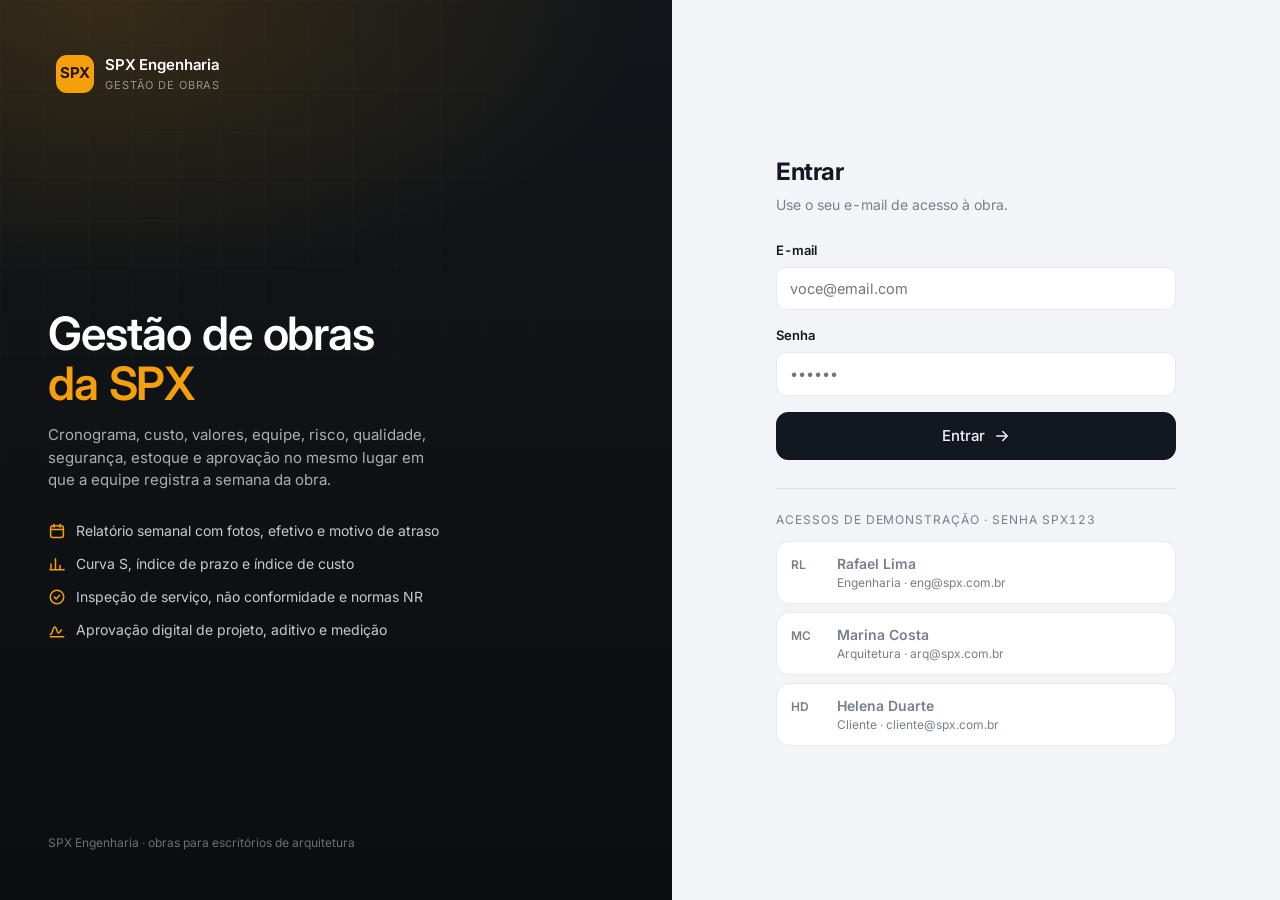
<file: spx/index.html>
<!doctype html>
<html lang="pt-BR">
<head>
<meta charset="utf-8">
<meta name="viewport" content="width=device-width, initial-scale=1, viewport-fit=cover">
<title>SPX Engenharia · Gestão de Obras</title>
<meta name="description" content="Sistema da SPX Engenharia para gerir obras com escritórios de arquitetura pelo celular: cronograma, custos, recursos, riscos, qualidade, segurança, estoque, compras, documentação, aprovações e o relatório semanal com fotos.">
<meta name="theme-color" content="#12161a">
<meta name="color-scheme" content="light">
<link rel="preconnect" href="https://fonts.googleapis.com">
<link rel="preconnect" href="https://fonts.gstatic.com" crossorigin>
<link href="https://fonts.googleapis.com/css2?family=Inter:wght@400;500;600;700&display=swap" rel="stylesheet">
<link rel="stylesheet" href="assets/css/app.css">
<link rel="icon" href="data:image/svg+xml,<svg xmlns='http://www.w3.org/2000/svg' viewBox='0 0 100 100'><rect width='100' height='100' rx='24' fill='%2312161a'/><text y='64' x='50' text-anchor='middle' font-size='34' font-family='sans-serif' font-weight='700' fill='%23f59f0b'>SPX</text></svg>">
</head>
<body>

<div id="app">
  <div style="min-height:100dvh;display:grid;place-items:center;color:#6f7680;font-family:sans-serif">
    Carregando o portal...
  </div>
</div>

<noscript>
  <p style="padding:24px;font-family:sans-serif">
    Este portal precisa de JavaScript ativo para funcionar.
  </p>
</noscript>

<script src="assets/js/wbs.js"></script>
<script src="assets/js/gestao.js"></script>
<script src="assets/js/seed-gestao.js"></script>
<script src="assets/js/db.js"></script>
<script src="assets/js/ui.js"></script>
<script src="assets/js/graficos.js"></script>
<script src="assets/js/telas.js"></script>
<script src="assets/js/mod-planejamento.js"></script>
<script src="assets/js/mod-execucao.js"></script>
<script src="assets/js/mod-suprimentos.js"></script>
<script src="assets/js/mod-assinaturas.js"></script>
<script src="assets/js/mod-financeiro.js"></script>
<script src="assets/js/mod-gestao.js"></script>
<script src="assets/js/app.js"></script>
</body>
</html>
</file>
<file: assets/css/styles.css>
/* ═══════════════════════════════════════════════════════════
   Nova Reforma Tributária, sistema visual
   Monocromático, cartões arredondados, profundidade suave.
   ═══════════════════════════════════════════════════════════ */

/* ---------- 1. tokens ---------- */
:root{
  --bg:#f2f2f0;
  --bg-tint:#eaeae7;
  --surface:#fff;
  --surface-2:#f7f7f5;
  --dark:#0d0d0e;
  --dark-2:#1c1c1f;
  --ink:#0c0c0d;
  --ink-2:#5a5a60;
  --ink-3:#8e8e95;
  --line:rgba(12,12,13,.09);
  --line-2:rgba(12,12,13,.055);
  --inv:#fafaf8;
  --inv-2:rgba(250,250,248,.62);
  --inv-3:rgba(250,250,248,.34);
  --inv-line:rgba(250,250,248,.14);

  --r-xl:32px; --r-lg:26px; --r-md:18px; --r-sm:12px; --r-pill:999px;

  --sh-1:0 1px 2px rgba(12,12,13,.04), 0 4px 14px rgba(12,12,13,.045);
  --sh-2:0 2px 4px rgba(12,12,13,.05), 0 12px 34px rgba(12,12,13,.075);
  --sh-3:0 18px 60px rgba(12,12,13,.13);

  --ease:cubic-bezier(.22,.61,.36,1);
  --t:.34s var(--ease);

  --maxw:1240px;
  --rail:76px;
}

:root[data-theme="dark"]{
  --bg:#0a0a0b;
  --bg-tint:#0f0f11;
  --surface:#151517;
  --surface-2:#1b1b1e;
  --dark:#1f1f23;
  --dark-2:#2a2a2f;
  --ink:#f4f4f2;
  --ink-2:#a4a4ac;
  --ink-3:#71717a;
  --line:rgba(244,244,242,.11);
  --line-2:rgba(244,244,242,.07);
  --inv:#f6f6f4;
  --inv-2:rgba(246,246,244,.66);
  --inv-3:rgba(246,246,244,.38);
  --inv-line:rgba(246,246,244,.15);
  --sh-1:0 1px 2px rgba(0,0,0,.4), 0 4px 14px rgba(0,0,0,.3);
  --sh-2:0 2px 6px rgba(0,0,0,.45), 0 14px 38px rgba(0,0,0,.4);
  --sh-3:0 20px 64px rgba(0,0,0,.55);
}

/* mesmo conjunto de tokens quando o visitante não fez escolha explícita
   e o sistema dele está no escuro: o site já nasce correto, sem esperar o JS */
@media(prefers-color-scheme:dark){
  :root:not([data-theme="light"]){
  --bg:#0a0a0b;
    --bg-tint:#0f0f11;
    --surface:#151517;
    --surface-2:#1b1b1e;
    --dark:#1f1f23;
    --dark-2:#2a2a2f;
    --ink:#f4f4f2;
    --ink-2:#a4a4ac;
    --ink-3:#71717a;
    --line:rgba(244,244,242,.11);
    --line-2:rgba(244,244,242,.07);
    --inv:#f6f6f4;
    --inv-2:rgba(246,246,244,.66);
    --inv-3:rgba(246,246,244,.38);
    --inv-line:rgba(246,246,244,.15);
    --sh-1:0 1px 2px rgba(0,0,0,.4), 0 4px 14px rgba(0,0,0,.3);
    --sh-2:0 2px 6px rgba(0,0,0,.45), 0 14px 38px rgba(0,0,0,.4);
    --sh-3:0 20px 64px rgba(0,0,0,.55);
  }
}


/* ---------- 2. base ---------- */
*,*::before,*::after{box-sizing:border-box}
html{scroll-behavior:smooth;scroll-padding-top:104px;-webkit-text-size-adjust:100%}
body{
  margin:0;background:var(--bg);color:var(--ink);
  font-family:Inter,-apple-system,BlinkMacSystemFont,"Segoe UI",Roboto,sans-serif;
  font-size:16px;line-height:1.62;letter-spacing:-.011em;
  font-feature-settings:"cv11","ss01";
  -webkit-font-smoothing:antialiased;-moz-osx-font-smoothing:grayscale;
  transition:background .4s var(--ease),color .4s var(--ease);
}
img,svg{max-width:100%}
[hidden]{display:none!important}
p{margin:0 0 1em}
p:last-child{margin-bottom:0}
h1,h2,h3,h4{margin:0;font-weight:600;letter-spacing:-.028em;line-height:1.14}
a{color:inherit;text-decoration:none}
button,input,select,textarea{font:inherit;color:inherit}
ul,ol{margin:0;padding:0;list-style:none}
b,strong{font-weight:600}
:focus-visible{outline:2px solid var(--ink);outline-offset:3px;border-radius:6px}
::selection{background:var(--ink);color:var(--bg)}

.skip{position:absolute;left:-9999px;top:12px;z-index:99;background:var(--dark);color:var(--inv);
  padding:12px 20px;border-radius:var(--r-pill)}
.skip:focus{left:20px}

/* ícones traçados */
svg[viewBox]{fill:none;stroke:currentColor;stroke-width:1.6;stroke-linecap:round;stroke-linejoin:round}
.spark,.gauge svg,.brand__mark svg{stroke-width:2}

/* ---------- 3. layout ---------- */
.shell{max-width:var(--maxw);margin:0 auto;padding:0 22px 0 22px}
@media(min-width:1080px){ .shell{padding-left:calc(var(--rail) + 34px);padding-right:34px;max-width:calc(var(--maxw) + var(--rail))} }

.section{padding:104px 0}
.section--tinted{
  background:var(--bg-tint);border-radius:var(--r-xl);
  padding:80px 40px;margin:34px 0;
}
@media(max-width:760px){ .section{padding:68px 0} .section--tinted{padding:52px 22px;border-radius:var(--r-lg)} }

.section__head{max-width:660px;margin-bottom:46px}
.section__lede{color:var(--ink-2);font-size:1.0625rem;margin-top:16px}

/* ---------- 4. rail ---------- */
.rail{
  position:fixed;left:16px;top:50%;transform:translateY(-50%);z-index:60;
  width:56px;padding:12px 0;display:none;flex-direction:column;align-items:center;gap:6px;
  background:var(--surface);border:1px solid var(--line);border-radius:var(--r-pill);
  box-shadow:var(--sh-2);
}
@media(min-width:1080px){ .rail{display:flex} }
.rail__mark{
  width:38px;height:38px;display:grid;place-items:center;border-radius:50%;
  background:var(--dark);color:var(--inv);font-weight:600;font-size:.9rem;margin-bottom:6px;
}
.rail__nav{display:flex;flex-direction:column;gap:2px}
.rail a[data-spy],.rail__cta{
  width:40px;height:40px;display:grid;place-items:center;border-radius:50%;
  color:var(--ink-3);position:relative;transition:var(--t);
}
.rail a[data-spy] svg,.rail__cta svg{width:19px;height:19px}
.rail a[data-spy]:hover{color:var(--ink);background:var(--surface-2)}
.rail a[data-spy].is-on{color:var(--inv);background:var(--dark)}
.rail__cta{margin-top:8px;background:var(--surface-2);color:var(--ink);border:1px solid var(--line)}
.rail__cta:hover{background:var(--dark);color:var(--inv);border-color:transparent}
.rail [data-tip]::after{
  content:attr(data-tip);position:absolute;left:calc(100% + 14px);top:50%;transform:translateY(-50%) scale(.94);
  background:var(--dark);color:var(--inv);font-size:.75rem;white-space:nowrap;
  padding:7px 12px;border-radius:var(--r-sm);opacity:0;pointer-events:none;transition:var(--t);
}
.rail [data-tip]:hover::after{opacity:1;transform:translateY(-50%) scale(1)}

/* ---------- 5. topbar ---------- */
.topbar{
  position:sticky;top:14px;z-index:50;
  display:flex;align-items:center;gap:18px;
  margin:14px 0 0;padding:10px 10px 10px 18px;
  background:color-mix(in srgb,var(--surface) 82%,transparent);
  backdrop-filter:blur(18px) saturate(1.5);
  -webkit-backdrop-filter:blur(18px) saturate(1.5);
  border:1px solid var(--line);border-radius:var(--r-pill);box-shadow:var(--sh-1);
}
.brand{display:flex;align-items:center;gap:11px;font-weight:600;letter-spacing:-.02em}
.brand__mark{
  width:34px;height:34px;flex:0 0 34px;display:grid;place-items:center;border-radius:50%;
  background:var(--dark);color:var(--inv);font-size:.88rem;font-weight:600;
}
.brand__txt{font-size:.95rem;white-space:nowrap}
.brand__txt span{color:var(--ink-3);font-weight:400}
@media(max-width:520px){ .brand__txt{display:none} }

.topnav{display:none;gap:4px;margin-left:8px}
@media(min-width:1120px){ .topnav{display:flex} }
.topnav a{
  padding:9px 15px;border-radius:var(--r-pill);font-size:.875rem;color:var(--ink-2);transition:var(--t);
}
.topnav a:hover{background:var(--surface-2);color:var(--ink)}

.topbar__tools{margin-left:auto;display:flex;align-items:center;gap:8px}
.pill{
  display:none;align-items:center;gap:8px;padding:8px 15px;border-radius:var(--r-pill);
  border:1px solid var(--line);font-size:.8rem;background:var(--surface);
}
@media(min-width:780px){ .pill{display:inline-flex} }
.pill__k{font-weight:600}
.pill__v{color:var(--ink-3)}
.dot{width:6px;height:6px;border-radius:50%;background:var(--ink);flex:0 0 6px;position:relative}
.pill--status .dot{background:#1fae5a;box-shadow:0 0 0 0 rgba(31,174,90,.5);animation:pulse 2.6s infinite}
@keyframes pulse{70%{box-shadow:0 0 0 8px rgba(31,174,90,0)}100%{box-shadow:0 0 0 0 rgba(31,174,90,0)}}

.icon-btn{
  width:40px;height:40px;flex:0 0 40px;display:grid;place-items:center;cursor:pointer;
  background:var(--surface);border:1px solid var(--line);border-radius:50%;transition:var(--t);
}
.icon-btn svg{width:18px;height:18px}
.icon-btn:hover{background:var(--dark);color:var(--inv);border-color:transparent}
#themeToggle .i-moon{display:none}
:root[data-theme="dark"] #themeToggle .i-sun{display:none}
:root[data-theme="dark"] #themeToggle .i-moon{display:block}
.burger{display:grid}
@media(min-width:1120px){ .burger{display:none} }
.topbar .topbar__cta{display:none}
@media(min-width:760px){ .topbar .topbar__cta{display:inline-flex} }

.mobilenav{
  position:sticky;top:74px;z-index:49;margin-top:10px;padding:14px;
  display:flex;flex-direction:column;gap:2px;
  background:var(--surface);border:1px solid var(--line);border-radius:var(--r-lg);box-shadow:var(--sh-2);
  animation:drop .3s var(--ease);
}
@keyframes drop{from{opacity:0;transform:translateY(-8px)}}
.mobilenav a{padding:13px 16px;border-radius:var(--r-md);font-size:.95rem}
.mobilenav a:hover{background:var(--surface-2)}
.mobilenav .btn{margin-top:8px;justify-content:center}

/* ---------- 6. botões ---------- */
.btn{
  display:inline-flex;align-items:center;gap:9px;cursor:pointer;
  padding:12px 22px;border-radius:var(--r-pill);border:1px solid transparent;
  font-size:.9rem;font-weight:500;letter-spacing:-.01em;white-space:nowrap;transition:var(--t);
}
.btn svg{width:17px;height:17px;transition:transform var(--t)}
.btn:hover svg{transform:translateX(3px)}
.btn--lg{padding:15px 28px;font-size:.95rem}
.btn--block{width:100%;justify-content:center}
.btn--dark{background:var(--dark);color:var(--inv)}
.btn--dark:hover{background:var(--dark-2);transform:translateY(-2px);box-shadow:var(--sh-2)}
.btn--ghost{background:transparent;border-color:var(--line);color:var(--ink)}
.btn--ghost:hover{background:var(--surface);border-color:var(--ink-3)}
.btn--inv{background:var(--inv);color:var(--dark)}
.btn--inv:hover{transform:translateY(-2px);box-shadow:0 10px 30px rgba(0,0,0,.28)}
.round-btn{
  width:30px;height:30px;display:grid;place-items:center;cursor:pointer;border-radius:50%;
  background:var(--surface-2);border:1px solid var(--line);transition:var(--t);
}
.round-btn svg{width:15px;height:15px}
.round-btn:hover{background:var(--dark);color:var(--inv)}

/* ---------- 7. cartões ---------- */
.card{
  background:var(--surface);border:1px solid var(--line);border-radius:var(--r-lg);
  padding:26px;box-shadow:var(--sh-1);transition:box-shadow var(--t),transform var(--t),background .4s var(--ease);
}
.card--dark{background:var(--dark);color:var(--inv);border-color:transparent}
.card--dark .card__sub,.card--dark .metric__sub,.card--dark p{color:var(--inv-2)}
.card--dark h2,.card--dark h3,.card--dark h4{color:var(--inv)}
.card__head{display:flex;flex-wrap:wrap;align-items:center;justify-content:space-between;
  gap:8px 14px;margin-bottom:18px}
.card__head h2,.card__head h3{font-size:.95rem;font-weight:600;letter-spacing:-.015em}
.card__sub{color:var(--ink-2);font-size:.875rem;margin-top:-2px}

.tag{
  font-size:.7rem;letter-spacing:.06em;text-transform:uppercase;font-weight:500;
  padding:5px 11px;border-radius:var(--r-pill);border:1px solid var(--line);color:var(--ink-3);
  white-space:nowrap;max-width:100%;
}
@media(max-width:620px){ .tag{white-space:normal} }
.tag--inv{border-color:var(--inv-line);color:var(--inv-2)}
.tag--live{display:inline-flex;align-items:center;gap:7px;background:var(--dark);color:var(--inv);border-color:transparent}
.tag--live .dot{background:#1fae5a;animation:pulse 2.6s infinite}
.tag--up{background:#0d0d0e;color:#fff;border-color:transparent}

.badge{
  display:inline-block;font-size:.7rem;letter-spacing:.07em;text-transform:uppercase;
  padding:5px 11px;border-radius:var(--r-pill);background:var(--surface-2);
  border:1px solid var(--line);color:var(--ink-2);margin-bottom:18px;
}
.badge--inv{background:rgba(250,250,248,.09);border-color:var(--inv-line);color:var(--inv-2)}

.eyebrow{
  display:inline-flex;align-items:center;gap:9px;font-size:.78rem;color:var(--ink-2);
  letter-spacing:.02em;margin:0 0 18px;
}
.eyebrow--inv{color:var(--inv-2)}
.eyebrow--inv .dot{background:var(--inv)}

/* ---------- 8. tipografia grande ---------- */
.display{
  font-size:clamp(3.1rem,8.4vw,6.2rem);line-height:.94;letter-spacing:-.05em;font-weight:600;margin:0 0 26px;
}
.display em{font-family:"Instrument Serif",Georgia,serif;font-style:italic;font-weight:400;letter-spacing:-.02em}
.h2{font-size:clamp(1.85rem,3.6vw,2.85rem);letter-spacing:-.038em;line-height:1.06}
.h2--inv{color:var(--inv)}
.lede{font-size:1.09rem;color:var(--ink-2);max-width:46ch}

.metric{font-size:clamp(2.6rem,5vw,3.6rem);font-weight:600;letter-spacing:-.045em;line-height:1;margin:0 0 10px;
  font-variant-numeric:tabular-nums}
.metric small{font-size:.38em;font-weight:500;margin-left:3px;color:var(--ink-3)}
.metric--inv small{color:var(--inv-3)}
.metric--sm{font-size:clamp(1.35rem,3.4vw,1.8rem);white-space:nowrap}
.metric__sub{font-size:.845rem;color:var(--ink-2);line-height:1.55;margin:0}

/* ---------- 9. hero ---------- */
.hero{padding:64px 0 34px;display:grid;gap:44px}
@media(min-width:1000px){
  .hero{grid-template-columns:minmax(0,.86fr) minmax(0,1.14fr);gap:52px;align-items:start;padding:82px 0 44px}
  .hero__head{position:sticky;top:112px}
}
.hero__actions{display:flex;flex-wrap:wrap;gap:11px;margin-top:32px}

.bento{display:grid;grid-template-columns:repeat(2,minmax(0,1fr));gap:14px}
.bento .card{padding:24px}
.bento .card:hover{transform:translateY(-3px);box-shadow:var(--sh-2)}
@media(max-width:640px){ .bento{grid-template-columns:minmax(0,1fr)} }
@media(min-width:641px){
  .card--progress{grid-column:span 1}
  .card--chart{grid-column:2;grid-row:1 / span 2}
  .card--stack{grid-column:1;grid-row:2}
  .card--files{grid-column:1}
  .card--team{grid-column:2}
}

.track{height:7px;border-radius:var(--r-pill);background:var(--surface-2);overflow:hidden;margin:18px 0 16px;
  border:1px solid var(--line-2)}
.track i{display:block;height:100%;width:var(--w);border-radius:inherit;background:var(--ink);
  animation:grow 1.5s var(--ease) both}
@keyframes grow{from{width:0}}

.legend{display:flex;flex-direction:column;gap:7px;font-size:.79rem;color:var(--ink-2)}
.legend li{display:flex;align-items:center;gap:9px}
.legend b{color:var(--ink);font-weight:500}
.key{width:9px;height:9px;border-radius:3px;flex:0 0 9px}
.key--solid{background:var(--ink)}
.key--soft{background:var(--ink-3);opacity:.4}

.card--chart{display:flex;flex-direction:column;overflow:hidden}
.spark{width:calc(100% + 48px);margin:auto -24px -24px;height:112px;min-height:96px;display:block}
.spark__line{stroke:var(--inv);stroke-width:2;fill:none}
.spark__dot{fill:var(--inv);stroke:none}

.swap{display:flex;flex-direction:column;gap:10px}
.swap li{
  display:flex;align-items:center;gap:12px;padding:12px 15px;border-radius:var(--r-md);
  background:var(--surface-2);border:1px solid var(--line-2);font-size:.85rem;
}
.swap svg{width:16px;height:16px;color:var(--ink-3);flex:0 0 16px}
.swap .old{color:var(--ink-3);text-decoration:line-through;text-decoration-thickness:1px}
.swap .new{font-weight:600;margin-left:auto}

.files{display:flex;flex-direction:column;gap:8px}
.files li{display:flex;align-items:center;gap:12px;padding:10px 12px;border-radius:var(--r-md);transition:var(--t)}
.files li:hover{background:var(--surface-2)}
.files b{display:block;font-size:.845rem;font-weight:500}
.files small{font-size:.74rem;color:var(--ink-3)}
.file-ic{
  width:34px;height:34px;flex:0 0 34px;display:grid;place-items:center;border-radius:10px;
  background:var(--dark);color:var(--inv);font-size:.58rem;letter-spacing:.04em;font-weight:600;
}

.avatars{display:flex;margin:0 0 16px}
.avatars span{
  width:38px;height:38px;display:grid;place-items:center;border-radius:50%;
  background:var(--surface-2);border:2px solid var(--surface);color:var(--ink-2);
  font-size:.72rem;font-weight:600;margin-left:-10px;transition:var(--t);
}
.avatars span:first-child{margin-left:0}
.avatars span:hover{transform:translateY(-4px);z-index:2}
.avatars__more{background:var(--dark)!important;color:var(--inv)!important}

/* ---------- 10. faixa de números ---------- */
.strip{
  display:grid;grid-template-columns:repeat(2,minmax(0,1fr));gap:1px;
  background:var(--line);border:1px solid var(--line);border-radius:var(--r-lg);overflow:hidden;margin:22px 0;
}
@media(min-width:820px){ .strip{grid-template-columns:repeat(4,minmax(0,1fr))} }
.strip div{background:var(--bg);padding:30px 26px;display:flex;flex-direction:column;gap:6px}
.strip b{font-size:clamp(2rem,3.4vw,2.7rem);font-weight:600;letter-spacing:-.045em;line-height:1;
  font-variant-numeric:tabular-nums}
.strip span{font-size:.82rem;color:var(--ink-2);line-height:1.45}

/* ---------- 11. grids ---------- */
.grid-3{display:grid;gap:14px;grid-template-columns:minmax(0,1fr)}
@media(min-width:860px){ .grid-3{grid-template-columns:repeat(3,minmax(0,1fr))} }
.grid-2{display:grid;gap:14px;grid-template-columns:minmax(0,1fr);margin-top:14px}
@media(min-width:820px){ .grid-2{grid-template-columns:repeat(2,minmax(0,1fr))} }

.card--tax{padding:32px;display:flex;flex-direction:column}
.card--tax h3{font-size:2.6rem;letter-spacing:-.05em;line-height:1}
.card--tax > p{font-size:.9rem;color:var(--ink-2);margin-top:16px}
.card--tax.card--dark > p{color:var(--inv-2)}
.specs{margin:22px 0 0;padding-top:18px;border-top:1px solid var(--line);display:flex;flex-direction:column;gap:9px}
.card--dark .specs{border-color:var(--inv-line)}
.specs div{display:flex;justify-content:space-between;gap:12px;font-size:.82rem}
.specs dt{color:var(--ink-3)}
.card--dark .specs dt{color:var(--inv-3)}
.specs dd{margin:0;font-weight:500}

.card--note{padding:30px}
.card--note h3{font-size:1.15rem;margin-bottom:10px}
.card--note p{font-size:.9rem;color:var(--ink-2)}
.note__ic{
  width:44px;height:44px;display:grid;place-items:center;border-radius:14px;margin-bottom:18px;
  background:var(--surface-2);border:1px solid var(--line);
}
.note__ic svg{width:21px;height:21px}

/* ---------- 12. cronograma ---------- */
.timeline{display:grid;gap:14px}
@media(min-width:900px){ .timeline{grid-template-columns:repeat(4,minmax(0,1fr))} }
.tl{
  background:var(--surface);border:1px solid var(--line);border-radius:var(--r-lg);
  padding:26px;position:relative;overflow:hidden;transition:var(--t);
}
.tl:hover{transform:translateY(-3px);box-shadow:var(--sh-2)}
.tl__year{
  font-size:2.35rem;font-weight:600;letter-spacing:-.05em;line-height:1;margin-bottom:20px;
  font-variant-numeric:tabular-nums;
}
.tl__year span{font-size:.5em;color:var(--ink-3);letter-spacing:-.02em}
.tl h3{font-size:1rem;margin-bottom:9px}
.tl p{font-size:.855rem;color:var(--ink-2)}
.tl .tag--live{margin-bottom:14px}
.tl--now{background:var(--dark);color:var(--inv);border-color:transparent}
.tl--now p{color:var(--inv-2)}
.tl--now .tag--live{background:var(--inv);color:var(--dark)}
.tl--now .tag--live .dot{background:#0d0d0e}
.tl--end::after{
  content:"";position:absolute;inset:auto -30px -30px auto;width:120px;height:120px;border-radius:50%;
  border:1px solid var(--line);
}


/* ---------- 12b. split payment ---------- */
.grid-2--split{grid-template-columns:minmax(0,1fr);align-items:start}
@media(min-width:960px){ .grid-2--split{grid-template-columns:minmax(0,1.06fr) minmax(0,.94fr)} }
.sp__notes{display:flex;flex-direction:column;gap:14px}
.sp__steps{padding:30px}

/* a numeração aqui codifica uma sequência real, não é enfeite */
.steps{counter-reset:s;display:flex;flex-direction:column;gap:0}
.steps li{
  counter-increment:s;position:relative;padding:0 0 22px 46px;
  font-size:.875rem;color:var(--ink-2);line-height:1.6;
}
.steps li:last-child{padding-bottom:0}
.steps li::before{
  content:counter(s);position:absolute;left:0;top:0;
  width:28px;height:28px;display:grid;place-items:center;border-radius:50%;
  background:var(--dark);color:var(--inv);font-size:.75rem;font-weight:600;
  font-variant-numeric:tabular-nums;
}
.steps li::after{
  content:"";position:absolute;left:13.5px;top:32px;bottom:6px;width:1px;background:var(--line);
}
.steps li:last-child::after{display:none}
.steps b{display:block;color:var(--ink);font-weight:600;margin-bottom:3px;font-size:.905rem}

.sp__sim{padding:30px;margin-top:16px}
.sp__intro{margin-bottom:24px;max-width:74ch}
.sp__form{display:grid;gap:20px;grid-template-columns:minmax(0,1fr);margin-bottom:26px}
@media(min-width:760px){ .sp__form{grid-template-columns:repeat(3,minmax(0,1fr));gap:24px} }
.sp__form .field{margin-bottom:0}
/* o slider é mais baixo que um campo de texto, então desce para a mesma linha visual */
@media(min-width:760px){ .sp__form .range{margin-top:20px} }
.sp__tablewrap{margin-bottom:0}
.sp__tbl{min-width:520px}
.sp__tbl td,.sp__tbl th{padding:14px 20px}
.sp__tbl td{color:var(--ink);font-variant-numeric:tabular-nums}
.sp__tbl td:first-child{color:var(--ink-2);font-variant-numeric:normal;min-width:120px}
.sp__tbl .sp__ret{color:var(--ink-2)}
.sp__tbl tfoot td{
  border-top:1px solid var(--line);border-bottom:0;font-weight:600;
  background:var(--surface-2);
}
.sp__tbl tfoot td:first-child{color:var(--ink);font-weight:600}
.sp__erro td{color:var(--ink-3);font-variant-numeric:normal}
.sp__verdict{
  margin:16px 0 0;padding:16px 20px;border-radius:var(--r-md);
  background:var(--surface-2);border:1px solid var(--line-2);
  font-size:.865rem;color:var(--ink-2);line-height:1.6;
}
.sp__verdict b{color:var(--ink)}

/* ---------- 13. setores ---------- */
.sectors__tabs{display:flex;flex-wrap:wrap;gap:8px;margin-bottom:16px}
.chip{
  padding:10px 18px;border-radius:var(--r-pill);cursor:pointer;font-size:.855rem;
  background:var(--surface);border:1px solid var(--line);color:var(--ink-2);transition:var(--t);
}
.chip:hover{border-color:var(--ink-3);color:var(--ink)}
.chip.is-on{background:var(--dark);color:var(--inv);border-color:transparent}
.sectors__panel{padding:34px;min-height:260px}
.sec__grid{display:grid;gap:26px;grid-template-columns:minmax(0,1fr)}
@media(min-width:880px){ .sec__grid{grid-template-columns:1.35fr minmax(0,1fr)} }
.sec__grid h3{font-size:1.4rem;margin-bottom:12px}
.sec__grid > div > p{color:var(--ink-2);font-size:.94rem}
.sec__meters{display:flex;flex-direction:column;gap:16px}
.meter b{display:flex;justify-content:space-between;font-size:.78rem;font-weight:500;margin-bottom:7px}
.meter b span{color:var(--ink-3);font-weight:400}
.meter i{display:block;height:6px;border-radius:var(--r-pill);background:var(--surface-2);
  border:1px solid var(--line-2);overflow:hidden}
.meter i::after{content:"";display:block;height:100%;width:var(--w);background:var(--ink);border-radius:inherit;
  animation:grow .9s var(--ease) both}
.sec__points{margin-top:20px;display:flex;flex-direction:column;gap:11px}
.sec__points li{display:flex;gap:11px;font-size:.88rem;color:var(--ink-2)}
.sec__points li::before{
  content:"";width:5px;height:5px;border-radius:50%;background:var(--ink);flex:0 0 5px;margin-top:9px;
}

/* ---------- 14. formulários ---------- */
.field{margin-bottom:20px}
.field:last-of-type{margin-bottom:0}
.field label{display:flex;flex-wrap:wrap;justify-content:space-between;align-items:baseline;
  gap:4px 12px;font-size:.845rem;font-weight:500;margin-bottom:9px}
.field label > span{flex:1 1 auto;min-width:0}
.field label small{color:var(--ink-3);font-weight:400}
.field label b{font-variant-numeric:tabular-nums;font-weight:600;white-space:nowrap;
  display:inline-flex;align-items:baseline;gap:8px}
/* o valor em reais que acompanha cada percentual */
.field label b em{
  font-style:normal;font-weight:500;font-size:.78rem;color:var(--ink-2);
  padding:3px 9px;border-radius:var(--r-pill);background:var(--surface-2);
  border:1px solid var(--line-2);white-space:nowrap;
}
.field label b em:empty{display:none}
.hint{font-size:.755rem;color:var(--ink-3);margin:8px 0 0;line-height:1.5}

input[type=text],input[type=email],select,textarea{
  width:100%;padding:13px 16px;border-radius:var(--r-md);
  background:var(--surface-2);border:1px solid var(--line);
  font-size:.92rem;transition:var(--t);
}
textarea{resize:vertical;min-height:84px;font-family:inherit}
input:focus,select:focus,textarea:focus{outline:none;border-color:var(--ink);background:var(--surface)}
select{appearance:none;cursor:pointer;
  background-image:url("data:image/svg+xml,%3Csvg xmlns='http://www.w3.org/2000/svg' viewBox='0 0 24 24' fill='none' stroke='%238e8e95' stroke-width='2' stroke-linecap='round'%3E%3Cpath d='M6 9l6 6 6-6'/%3E%3C/svg%3E");
  background-repeat:no-repeat;background-position:right 14px center;background-size:16px;padding-right:42px}
.input-wrap{position:relative;display:flex;align-items:center}
.input-wrap .prefix{position:absolute;left:16px;font-size:.92rem;color:var(--ink-3);pointer-events:none}
.input-wrap input{padding-left:44px;font-variant-numeric:tabular-nums;font-weight:500}

.range{
  -webkit-appearance:none;appearance:none;width:100%;height:6px;border-radius:var(--r-pill);
  background:var(--surface-2);border:1px solid var(--line);cursor:pointer;
}
.range::-webkit-slider-thumb{
  -webkit-appearance:none;width:20px;height:20px;border-radius:50%;background:var(--dark);
  border:3px solid var(--surface);box-shadow:var(--sh-1);cursor:grab;transition:transform .2s var(--ease);
}
.range::-webkit-slider-thumb:active{cursor:grabbing;transform:scale(1.15)}
.range::-moz-range-thumb{width:20px;height:20px;border-radius:50%;background:var(--dark);
  border:3px solid var(--surface);box-shadow:var(--sh-1);cursor:grab}

.field--switch{display:flex;align-items:center;justify-content:space-between;gap:16px}
.field--switch label{margin:0;font-weight:400;color:var(--ink-2)}
.switch{
  -webkit-appearance:none;appearance:none;width:44px;height:26px;flex:0 0 44px;border-radius:var(--r-pill);
  background:var(--surface-2);border:1px solid var(--line);cursor:pointer;position:relative;transition:var(--t);
}
.switch::after{content:"";position:absolute;top:3px;left:3px;width:18px;height:18px;border-radius:50%;
  background:var(--ink-3);transition:var(--t)}
.switch:checked{background:var(--dark);border-color:transparent}
.switch:checked::after{transform:translateX(18px);background:var(--inv)}

.seg{display:grid;grid-template-columns:repeat(3,minmax(0,1fr));gap:6px;padding:5px;border-radius:var(--r-pill);
  background:var(--surface-2);border:1px solid var(--line)}
.seg button{
  padding:9px 6px;border:0;border-radius:var(--r-pill);background:transparent;cursor:pointer;
  font-size:.8rem;color:var(--ink-2);display:flex;flex-direction:column;gap:1px;align-items:center;transition:var(--t);
}
.seg button small{font-size:.66rem;color:var(--ink-3)}
.seg button.is-on{background:var(--dark);color:var(--inv)}
.seg button.is-on small{color:var(--inv-3)}

.fs{border:0;padding:0;margin:0 0 30px}
.fs:last-of-type{margin-bottom:0}
.fs legend{display:flex;align-items:center;gap:10px;font-size:.78rem;letter-spacing:.07em;
  text-transform:uppercase;color:var(--ink-3);margin-bottom:18px;padding:0}
.fs__n{width:22px;height:22px;display:grid;place-items:center;border-radius:50%;
  background:var(--dark);color:var(--inv);font-size:.68rem;letter-spacing:0}


/* ---------- 15. diagnóstico ---------- */
.diag{display:grid;gap:16px;grid-template-columns:minmax(0,1fr);align-items:start}
@media(min-width:1000px){ .diag{grid-template-columns:minmax(0,.82fr) minmax(0,1.18fr)} .diag__form{position:sticky;top:112px} }
.diag__form{padding:32px}
.diag__out{display:flex;flex-direction:column;gap:14px;min-width:0}
.diag__hero{padding:32px}
.diag__annual{margin:18px 0 0;padding-top:16px;border-top:1px solid var(--inv-line);
  font-size:.875rem;color:var(--inv-2)}
.diag__annual b{color:var(--inv);font-weight:600}

.bars{display:flex;flex-direction:column;gap:12px;margin-top:22px}
.bar{display:grid;grid-template-columns:44px minmax(0,1fr) auto;align-items:center;gap:11px;font-size:.78rem}
.bar span{color:var(--inv-3)}
.bar i{height:26px;border-radius:8px;background:rgba(250,250,248,.16);width:var(--w);min-width:3px;
  transition:width .6s var(--ease)}
.bar--new i{background:var(--inv)}
.bar b{font-variant-numeric:tabular-nums;font-weight:600;color:var(--inv);white-space:nowrap}

.diag__stats{display:grid;grid-template-columns:repeat(2,minmax(0,1fr));gap:14px}
@media(max-width:520px){ .diag__stats{grid-template-columns:minmax(0,1fr)} }
.diag__stat{padding:22px}
.diag__stat h4{font-size:.76rem;letter-spacing:.05em;text-transform:uppercase;color:var(--ink-3);
  font-weight:500;margin-bottom:12px;line-height:1.35}
@media(min-width:521px){ .diag__stat h4{min-height:2.7em} }
.diag__stat .metric{margin-bottom:7px}
.diag__stat--warn{background:var(--surface-2);border-style:dashed}

.diag__risk,.diag__actions{padding:28px}
.riskbar{height:9px;border-radius:var(--r-pill);background:var(--surface-2);border:1px solid var(--line-2);
  overflow:hidden;margin-bottom:20px}
.riskbar i{display:block;height:100%;width:var(--w);border-radius:inherit;background:var(--ink);
  transition:width .6s var(--ease)}
.riskfactors{display:flex;flex-direction:column;gap:11px}
.riskfactors li{display:flex;gap:12px;align-items:flex-start;font-size:.87rem;color:var(--ink-2)}
.riskfactors .ic{
  width:24px;height:24px;flex:0 0 24px;display:grid;place-items:center;border-radius:8px;
  background:var(--surface-2);border:1px solid var(--line);font-size:.7rem;font-weight:600;color:var(--ink);
}
.riskfactors .ic--hi{background:var(--dark);color:var(--inv);border-color:transparent}
.riskfactors b{color:var(--ink)}

.prio{counter-reset:p;display:flex;flex-direction:column;gap:13px;margin-bottom:24px}
.prio li{counter-increment:p;display:flex;gap:14px;align-items:flex-start;font-size:.885rem;color:var(--ink-2)}
.prio li::before{
  content:counter(p,decimal-leading-zero);flex:0 0 30px;height:30px;display:grid;place-items:center;
  border-radius:9px;background:var(--surface-2);border:1px solid var(--line);
  font-size:.72rem;font-weight:600;color:var(--ink);font-variant-numeric:tabular-nums;
}
.prio b{display:block;color:var(--ink);font-weight:600;margin-bottom:2px}

.disclaimer{
  display:flex;gap:11px;align-items:flex-start;font-size:.775rem;color:var(--ink-3);
  padding:16px 20px;border:1px dashed var(--line);border-radius:var(--r-md);line-height:1.55;
}
.disclaimer svg{width:16px;height:16px;flex:0 0 16px;margin-top:2px}

/* ---------- 16. checklist ---------- */
.check{display:grid;gap:16px;grid-template-columns:minmax(0,1fr);align-items:start}
@media(min-width:960px){ .check{grid-template-columns:320px minmax(0,1fr)} .check__score{position:sticky;top:112px} }
.check__score{padding:30px;text-align:center}
.check__score .card__head{justify-content:center;gap:10px}
.gauge{position:relative;width:170px;margin:6px auto 18px}
.gauge svg{transform:rotate(-90deg);width:100%;display:block}
.gauge circle{fill:none;stroke-width:9;stroke-linecap:round}
.gauge__bg{stroke:rgba(250,250,248,.14)}
.gauge__fg{stroke:var(--inv);stroke-dasharray:327;stroke-dashoffset:327;transition:stroke-dashoffset .7s var(--ease)}
.gauge b{position:absolute;inset:0;display:grid;place-items:center;font-size:2.1rem;font-weight:600;
  letter-spacing:-.04em;font-variant-numeric:tabular-nums}
.check__score .btn{margin-top:20px}

.check__list{display:flex;flex-direction:column;gap:14px;min-width:0}
.check__group{background:var(--surface);border:1px solid var(--line);border-radius:var(--r-lg);padding:12px}
.check__group::before{
  content:attr(data-group);display:block;font-size:.73rem;letter-spacing:.08em;text-transform:uppercase;
  color:var(--ink-3);padding:12px 14px 14px;
}
.ck{display:flex;gap:14px;align-items:flex-start;padding:14px;border-radius:var(--r-md);cursor:pointer;transition:var(--t)}
.ck:hover{background:var(--surface-2)}
.ck input{position:absolute;opacity:0;width:0;height:0}
.ck__box{
  width:22px;height:22px;flex:0 0 22px;border-radius:7px;border:1.5px solid var(--line);
  background:var(--surface-2);margin-top:2px;position:relative;transition:var(--t);
}
.ck__box::after{
  content:"";position:absolute;left:7px;top:3px;width:5px;height:10px;
  border:solid var(--inv);border-width:0 2px 2px 0;transform:rotate(45deg) scale(.4);opacity:0;transition:var(--t);
}
.ck input:checked + .ck__box{background:var(--dark);border-color:var(--dark)}
.ck input:checked + .ck__box::after{opacity:1;transform:rotate(45deg) scale(1)}
.ck input:focus-visible + .ck__box{outline:2px solid var(--ink);outline-offset:3px}
.ck b{display:block;font-size:.9rem;font-weight:500;transition:var(--t)}
.ck small{display:block;font-size:.79rem;color:var(--ink-3);margin-top:3px;line-height:1.5}
.ck input:checked ~ div b{color:var(--ink-3);text-decoration:line-through;text-decoration-thickness:1px}

/* ---------- 17. faq ---------- */
.faq{display:flex;flex-direction:column;gap:10px;max-width:900px}
.qa{background:var(--surface);border:1px solid var(--line);border-radius:var(--r-lg);overflow:hidden;transition:var(--t)}
.qa[open]{box-shadow:var(--sh-1)}
.qa summary{
  list-style:none;cursor:pointer;padding:24px 28px;font-size:1.02rem;font-weight:500;letter-spacing:-.018em;
  display:flex;align-items:center;justify-content:space-between;gap:20px;
}
.qa summary::-webkit-details-marker{display:none}
.qa summary::after{
  content:"";width:26px;height:26px;flex:0 0 26px;border-radius:50%;border:1px solid var(--line);
  background:
    linear-gradient(var(--ink),var(--ink)) center/10px 1.5px no-repeat,
    linear-gradient(var(--ink),var(--ink)) center/1.5px 10px no-repeat;
  transition:var(--t);
}
.qa[open] summary::after{background-size:10px 1.5px,1.5px 0;transform:rotate(180deg);background-color:var(--surface-2)}
.qa p{padding:0 28px 26px;color:var(--ink-2);font-size:.93rem;max-width:74ch;margin:0}


/* ---------- 18. tabela de regimes ---------- */
.tablewrap{overflow-x:auto;border:1px solid var(--line);border-radius:var(--r-lg);
  background:var(--surface);box-shadow:var(--sh-1);margin-bottom:16px}
.tbl{width:100%;border-collapse:collapse;min-width:640px;font-size:.885rem}
.tbl th{
  text-align:left;font-size:.72rem;letter-spacing:.08em;text-transform:uppercase;
  color:var(--ink-3);font-weight:500;padding:20px 24px 14px;border-bottom:1px solid var(--line);
}
.tbl td{padding:20px 24px;border-bottom:1px solid var(--line-2);color:var(--ink-2);vertical-align:top}
.tbl tr:last-child td{border-bottom:0}
.tbl tbody tr{transition:background var(--t)}
.tbl tbody tr:hover{background:var(--surface-2)}
.tbl td b{display:block;color:var(--ink);font-weight:600;margin-bottom:3px}
.tbl td small{display:block;font-size:.74rem;color:var(--ink-3)}
.tbl__n{font-size:1.35rem;font-weight:600;letter-spacing:-.035em;color:var(--ink)!important;
  font-variant-numeric:tabular-nums;white-space:nowrap}
.tbl td:first-child{min-width:170px}
.tbl td:nth-child(2){min-width:120px}

/* ---------- 18b. projeção ano a ano ---------- */
.diag__proj{padding:28px}
.proj__intro{margin-bottom:22px;max-width:62ch}
.proj{display:flex;flex-direction:column;gap:7px}
.proj__row{
  display:grid;grid-template-columns:52px minmax(0,1fr) 62px 96px;align-items:center;gap:12px;
  padding:7px 10px;border-radius:10px;transition:background var(--t);
}
.proj__row:hover{background:var(--surface-2)}
.proj__y{font-size:.8rem;color:var(--ink-3);font-variant-numeric:tabular-nums}
.proj__track{height:22px;border-radius:7px;background:var(--surface-2);
  border:1px solid var(--line-2);overflow:hidden;display:block}
.proj__track i{display:block;height:100%;width:var(--w);background:var(--ink-3);opacity:.55;
  border-radius:inherit;transition:width .5s var(--ease)}
.proj__v,.proj__r{font-size:.82rem;font-weight:600;font-variant-numeric:tabular-nums;
  text-align:right;white-space:nowrap}
.proj__r{color:var(--ink-3);font-weight:500}
.proj__row.is-now{background:var(--surface-2)}
.proj__row.is-now .proj__y{color:var(--ink);font-weight:600}
.proj__row.is-end .proj__track i,.proj__row.is-end{--o:1}
.proj__row.is-end .proj__track i{background:var(--ink);opacity:1}
.proj__row.is-end .proj__y{color:var(--ink);font-weight:600}
@media(max-width:560px){
  .proj__row{grid-template-columns:44px minmax(0,1fr) 56px;gap:9px}
  .proj__r{display:none}
}

/* ---------- 18c. glossário ---------- */
.glos__search{max-width:460px;margin-bottom:22px}
.sr-only{position:absolute;width:1px;height:1px;padding:0;margin:-1px;overflow:hidden;
  clip:rect(0 0 0 0);white-space:nowrap;border:0}
.glos{display:grid;gap:12px;grid-template-columns:minmax(0,1fr)}
@media(min-width:720px){ .glos{grid-template-columns:repeat(2,minmax(0,1fr))} }
@media(min-width:1100px){ .glos{grid-template-columns:repeat(3,minmax(0,1fr))} }
.glos__item{
  background:var(--surface);border:1px solid var(--line);border-radius:var(--r-md);
  padding:22px 24px;box-shadow:var(--sh-1);transition:transform var(--t),box-shadow var(--t);
}
.glos__item:hover{transform:translateY(-3px);box-shadow:var(--sh-2)}
.glos__item h3{font-size:.95rem;margin-bottom:8px}
.glos__item p{font-size:.845rem;color:var(--ink-2);line-height:1.6}
.glos__empty{font-size:.9rem;color:var(--ink-3);padding:24px 0}

/* ---------- 18d. citação do bento ---------- */
.big-quote{
  font-family:"Instrument Serif",Georgia,serif;font-style:italic;font-weight:400;
  font-size:1.35rem;line-height:1.28;letter-spacing:-.02em;color:var(--ink);margin:0 0 14px;
}

/* ---------- 19. rodapé ---------- */
.footer{border-top:1px solid var(--line);margin-top:44px;padding:60px 0 40px}
.footer__top{display:grid;gap:44px;grid-template-columns:minmax(0,1fr);margin-bottom:50px}
@media(min-width:860px){ .footer__top{grid-template-columns:minmax(0,1fr) 1.35fr;gap:70px} }
.footer__brand{display:flex;flex-direction:column;gap:18px;max-width:38ch}
.footer__brand p{font-size:.86rem;color:var(--ink-2)}
.footer__nav{display:grid;gap:32px;grid-template-columns:repeat(auto-fit,minmax(150px,1fr))}
.footer__nav h4{font-size:.73rem;letter-spacing:.08em;text-transform:uppercase;color:var(--ink-3);
  font-weight:500;margin-bottom:14px}
.footer__nav div{display:flex;flex-direction:column;gap:9px}
.footer__nav a{font-size:.875rem;color:var(--ink-2);transition:var(--t);width:fit-content}
.footer__nav a:hover{color:var(--ink)}
.footer__bottom{display:flex;flex-wrap:wrap;gap:12px;justify-content:space-between;
  padding-top:26px;border-top:1px solid var(--line-2);font-size:.775rem;color:var(--ink-3)}
.footer__bottom p{margin:0}

/* ---------- 20. revelação ---------- */
[data-reveal]{opacity:0;transform:translateY(18px)}
[data-reveal].is-in{opacity:1;transform:none;transition:opacity .7s var(--ease),transform .7s var(--ease)}
@media(prefers-reduced-motion:reduce){
  *,*::before,*::after{animation-duration:.001ms!important;transition-duration:.001ms!important}
  html{scroll-behavior:auto}
  [data-reveal]{opacity:1;transform:none}
}

/* ---------- 21. impressão ---------- */
@media print{
  .rail,.topbar,.mobilenav,.footer,.hero__actions,.btn,.glos__search{display:none!important}
  body{background:#fff;color:#000}
  .card,.section--tinted{box-shadow:none;border:1px solid #ddd;background:#fff!important;color:#000!important}
  .card--dark *{color:#000!important}
}
</file>
<file: spx/assets/css/app.css>
/* ============================================================
   SPX Engenharia · Portal de Obras
   Sistema visual: grafite + âmbar de sinalização
   ============================================================ */

:root{
  color-scheme:light;

  --bg:#f3f4f7;
  --surface:#fff;
  --surface-2:#f6f7fa;
  --ink:#131720;
  --ink-2:#414954;
  --muted:#767f8b;
  --line:rgba(19,23,32,.09);
  --line-2:rgba(19,23,32,.05);

  --brand:#151a22;
  --brand-2:#1e242e;
  --brand-ink:#fff;
  --accent:#f59f0b;
  --accent-ink:#7a4a00;
  --accent-soft:#fdf1dc;

  --ok:#16a34a;      --ok-soft:#e6f6ec;      --ok-ink:#0f7034;
  --warn:#d97706;    --warn-soft:#fdf0dc;    --warn-ink:#7a4600;
  --bad:#dc2626;     --bad-soft:#fdeaea;     --bad-ink:#b01c1c;
  --info:#2563eb;    --info-soft:#e8effd;    --info-ink:#1d4ed8;

  /* cores dos gráficos, conferidas para contraste e daltonismo */
  --viz-dado:#2a78d6;
  --viz-plano:#8b8f96;
  --risco-baixo:#15803d;
  --risco-medio:#b98a00;
  --risco-alto:#a51c1c;

  /* fundos suaves dos blocos de ícone */
  --t1:#e8f0fe; --t1i:#1d4ed8;
  --t2:#e7f6ec; --t2i:#0f7034;
  --t3:#fdf1dc; --t3i:#8a5200;
  --t4:#f1ecfd; --t4i:#5b34c7;
  --t5:#fde9f0; --t5i:#a81a54;
  --t6:#e6f4f6; --t6i:#0f6d7a;

  --r-sm:10px; --r:14px; --r-lg:20px; --r-xl:26px;
  --shadow:0 1px 2px rgba(19,23,32,.04), 0 10px 26px -14px rgba(19,23,32,.20);
  --shadow-lg:0 26px 64px -26px rgba(19,23,32,.42);
  --side-w:252px;
  --font:'Inter',-apple-system,BlinkMacSystemFont,'Segoe UI',sans-serif;
}

/* Tema escuro: mesmos papéis, degraus escolhidos para o fundo escuro. */
:root[data-tema="escuro"]{
  color-scheme:dark;

  --bg:#10141a;
  --surface:#181c22;
  --surface-2:#1f242c;
  --ink:#eef1f5;
  --ink-2:#c3cad3;
  --muted:#8d97a4;
  --line:rgba(255,255,255,.10);
  --line-2:rgba(255,255,255,.06);

  --brand:#181c22;
  --brand-2:#232932;
  --brand-ink:#eef1f5;
  --accent:#f5b02e;
  --accent-ink:#2b1a00;
  --accent-soft:#2e2413;

  --ok:#34a06a;      --ok-soft:#16281f;      --ok-ink:#5cc38c;
  --warn:#d09a25;    --warn-soft:#2c2413;    --warn-ink:#e8bb5c;
  --bad:#e0656c;     --bad-soft:#2e1a1d;     --bad-ink:#f0898f;
  --info:#4590e6;    --info-soft:#15243a;    --info-ink:#7db2f0;

  --viz-dado:#4590e6;
  --viz-plano:#8e959f;
  --risco-baixo:#34a06a;
  --risco-medio:#bb8c10;
  --risco-alto:#e0518c;

  --t1:#17263c; --t1i:#7db2f0;
  --t2:#15291f; --t2i:#5cc38c;
  --t3:#2e2413; --t3i:#e8bb5c;
  --t4:#231d38; --t4i:#a793f0;
  --t5:#2f1a26; --t5i:#ec7ba6;
  --t6:#14282c; --t6i:#5cc0cf;

  --shadow:0 1px 2px rgba(0,0,0,.4), 0 12px 30px -16px rgba(0,0,0,.7);
  --shadow-lg:0 30px 70px -28px rgba(0,0,0,.8);
}

*,*::before,*::after{box-sizing:border-box}
html{-webkit-text-size-adjust:100%}
body{
  margin:0;background:var(--bg);color:var(--ink);
  font-family:var(--font);font-size:15px;line-height:1.5;
  -webkit-font-smoothing:antialiased;
  font-variant-numeric:tabular-nums;
}
h1,h2,h3,h4,p,figure{margin:0}
button,input,select,textarea{font:inherit;color:inherit}
a{color:inherit;text-decoration:none}
img{max-width:100%;display:block}
/* Todo ícone do app é traçado, nunca preenchido. Regras específicas
   mais adiante ajustam tamanho onde ele precisa ser maior. */
svg{display:block}
svg:not(.donut){fill:none;stroke:currentColor;stroke-width:1.75;stroke-linecap:round;stroke-linejoin:round}
/* o tamanho padrão vale para ícone; gráfico e legenda medem o próprio espaço */
svg:not(.donut):not(.chart__svg):not(.lg__m){width:18px;height:18px;flex:none}
.donut-legend svg,.card__head > svg,.chip svg,.tag svg,.pend__m svg{width:16px;height:16px}
[hidden]{display:none !important}

.sr{position:absolute;width:1px;height:1px;padding:0;margin:-1px;overflow:hidden;clip:rect(0 0 0 0);white-space:nowrap;border:0}

/* ───────────────────────── Login ───────────────────────── */
.login{
  min-height:100dvh;display:grid;grid-template-columns:1.05fr .95fr;
  background:var(--brand);color:#fff;
}
.login__side{
  padding:48px;display:flex;flex-direction:column;justify-content:space-between;
  background:
    radial-gradient(900px 500px at 15% 0%, rgba(245,159,11,.16), transparent 60%),
    linear-gradient(180deg,#12161a,#0b0e11);
  position:relative;overflow:hidden;
}
.login__side::after{
  content:"";position:absolute;inset:0;opacity:.5;
  background-image:linear-gradient(rgba(255,255,255,.045) 1px,transparent 1px),
                   linear-gradient(90deg,rgba(255,255,255,.045) 1px,transparent 1px);
  background-size:44px 44px;
  -webkit-mask-image:radial-gradient(120% 90% at 20% 10%,#000,transparent 75%);
          mask-image:radial-gradient(120% 90% at 20% 10%,#000,transparent 75%);
}
.login__side > *{position:relative;z-index:1}
.login__pitch h1{font-size:clamp(30px,4.2vw,46px);line-height:1.08;letter-spacing:-.025em;font-weight:600;margin-bottom:16px}
.login__pitch h1 em{font-style:normal;color:var(--accent)}
.login__pitch p{color:rgba(255,255,255,.66);max-width:44ch}
.login__feats{list-style:none;padding:0;margin:28px 0 0;display:grid;gap:12px}
.login__feats li{display:flex;gap:10px;align-items:flex-start;color:rgba(255,255,255,.78);font-size:14px}
.login__feats svg{width:18px;height:18px;flex:none;margin-top:2px;stroke:var(--accent);stroke-width:2;fill:none}
.login__form{background:var(--bg);color:var(--ink);display:flex;align-items:center;justify-content:center;padding:40px 24px}
.login__box{width:min(400px,100%)}
.login__box h2{font-size:24px;letter-spacing:-.02em;margin-bottom:4px}
.login__box .sub{color:var(--muted);font-size:14px;margin-bottom:26px}
.login__err{background:var(--bad-soft);color:var(--bad);border-radius:var(--r);padding:10px 14px;font-size:13px;margin-bottom:14px}
.demo{margin-top:28px;padding-top:22px;border-top:1px solid var(--line)}
.demo__t{font-size:12px;letter-spacing:.08em;text-transform:uppercase;color:var(--muted);margin-bottom:12px}
.demo__grid{display:grid;gap:8px}
.demo__btn{
  display:flex;align-items:center;gap:12px;width:100%;text-align:left;cursor:pointer;
  background:var(--surface);border:1px solid var(--line);border-radius:var(--r);padding:11px 14px;transition:.15s;
}
.demo__btn:hover{border-color:var(--ink);transform:translateY(-1px)}
.demo__btn b{display:block;font-size:14px;font-weight:600}
.demo__btn span{display:block;font-size:12px;color:var(--muted)}

/* ───────────────────────── Shell ───────────────────────── */
.shell{display:grid;grid-template-columns:var(--side-w) 1fr;min-height:100dvh}

.side{
  background:var(--brand);color:#fff;display:flex;flex-direction:column;
  position:sticky;top:0;height:100dvh;padding:20px 14px;z-index:40;
}
.logo{display:flex;align-items:center;gap:11px;padding:6px 8px 22px}
.logo__mark{
  width:38px;height:38px;border-radius:11px;flex:none;display:grid;place-items:center;
  background:var(--accent);color:#241500;font-weight:700;letter-spacing:-.03em;font-size:15px;
}
.logo__txt b{display:block;font-size:15px;font-weight:600;letter-spacing:-.01em}
.logo__txt span{display:block;font-size:11px;color:rgba(255,255,255,.5);letter-spacing:.08em;text-transform:uppercase}

.side__scroll{flex:1;overflow-y:auto;margin:0 -6px;padding:0 6px}
.side__lbl{font-size:11px;letter-spacing:.09em;text-transform:uppercase;color:rgba(255,255,255,.38);padding:16px 10px 8px}
.nav{display:grid;gap:2px}
.nav a{
  display:flex;align-items:center;gap:11px;padding:10px 11px;border-radius:10px;
  color:rgba(255,255,255,.72);font-size:14px;transition:.14s;cursor:pointer;
}
.nav a svg{width:18px;height:18px;flex:none;stroke:currentColor;stroke-width:1.7;fill:none;stroke-linecap:round;stroke-linejoin:round}
.nav a:hover{background:rgba(255,255,255,.07);color:#fff}
.nav a.is-on{background:var(--brand-2);color:#fff;box-shadow:inset 2px 0 0 var(--accent)}
.nav a .badge{margin-left:auto}

.obra-pick{
  display:flex;align-items:center;gap:10px;width:100%;cursor:pointer;text-align:left;
  background:var(--brand-2);border:1px solid rgba(255,255,255,.09);border-radius:var(--r);
  padding:10px 12px;color:#fff;transition:.15s;
}
.obra-pick:hover{border-color:rgba(255,255,255,.24)}
.obra-pick__i{width:34px;height:34px;border-radius:9px;flex:none;display:grid;place-items:center;background:rgba(245,159,11,.16);color:var(--accent);font-weight:600;font-size:13px}
.obra-pick__t{min-width:0;flex:1}
.obra-pick__t b{display:block;font-size:13px;font-weight:600;white-space:nowrap;overflow:hidden;text-overflow:ellipsis}
.obra-pick__t span{display:block;font-size:11px;color:rgba(255,255,255,.5)}
.obra-pick svg.chev{width:16px;height:16px;flex:none;stroke:rgba(255,255,255,.5);stroke-width:2;fill:none}

.side__foot{border-top:1px solid rgba(255,255,255,.09);padding-top:14px;margin-top:8px}
.me{display:flex;align-items:center;gap:10px;padding:6px 6px}
.me__av{width:34px;height:34px;border-radius:50%;flex:none;display:grid;place-items:center;font-size:12px;font-weight:600;background:rgba(255,255,255,.1);color:#fff}
.me__t{min-width:0;flex:1}
.me__t b{display:block;font-size:13px;font-weight:600;white-space:nowrap;overflow:hidden;text-overflow:ellipsis}
.me__t span{display:block;font-size:11px;color:rgba(255,255,255,.5)}
.me__out{background:none;border:0;cursor:pointer;padding:6px;border-radius:8px;color:rgba(255,255,255,.5)}
.me__out:hover{background:rgba(255,255,255,.08);color:#fff}
.me__out svg{width:17px;height:17px;stroke:currentColor;stroke-width:1.8;fill:none;stroke-linecap:round}

/* ───────────────────────── Main ───────────────────────── */
.main{min-width:0;display:flex;flex-direction:column}
.top{
  position:sticky;top:0;z-index:30;background:color-mix(in srgb, var(--bg) 88%, transparent);backdrop-filter:blur(12px);
  border-bottom:1px solid var(--line);padding:14px 26px;display:flex;align-items:center;gap:14px;
}
.top__t{min-width:0;flex:1}
.top__t h1{font-size:19px;letter-spacing:-.02em;font-weight:600;white-space:nowrap;overflow:hidden;text-overflow:ellipsis}
.top__t p{font-size:13px;color:var(--muted);white-space:nowrap;overflow:hidden;text-overflow:ellipsis}
.burger{display:none;background:var(--surface);border:1px solid var(--line);border-radius:10px;padding:8px;cursor:pointer}
.burger svg{width:20px;height:20px;stroke:var(--ink);stroke-width:1.8;fill:none;stroke-linecap:round}
.view{padding:26px;max-width:1240px;width:100%;margin:0 auto;flex:1}

/* ───────────────────────── Componentes ───────────────────────── */
.btn{
  display:inline-flex;align-items:center;justify-content:center;gap:8px;cursor:pointer;
  border:1px solid var(--line);background:var(--surface);border-radius:10px;
  padding:9px 15px;font-size:14px;font-weight:500;transition:.15s;white-space:nowrap;
}
.btn:hover{border-color:var(--ink);transform:translateY(-1px)}
.btn:active{transform:none}
.btn svg{width:17px;height:17px;stroke:currentColor;stroke-width:1.9;fill:none;stroke-linecap:round;stroke-linejoin:round}
.btn--dark{background:var(--ink);border-color:var(--ink);color:var(--bg)}
.btn--dark:hover{filter:brightness(1.12)}
.btn--accent{background:var(--accent);border-color:var(--accent);color:#2b1a00;font-weight:600}
.btn--accent:hover{filter:brightness(1.05)}
.btn--ghost{background:transparent;border-color:transparent;color:var(--ink-2)}
.btn--ghost:hover{background:color-mix(in srgb, var(--ink) 5%, transparent);border-color:transparent;transform:none}
.btn--bad{color:var(--bad);border-color:var(--line)}
.btn--bad:hover{border-color:var(--bad);background:var(--bad-soft)}
.btn--lg{padding:12px 20px;font-size:15px;border-radius:12px}
.btn--sm{padding:6px 11px;font-size:13px;border-radius:9px}
.btn--block{width:100%}
.btn:disabled{opacity:.5;cursor:not-allowed;transform:none}

.card{background:var(--surface);border:1px solid var(--line);border-radius:var(--r-lg);padding:20px;min-width:0}
.card h2,.card h3,.card p,.card li{overflow-wrap:anywhere}
.card--flat{box-shadow:none}
.card__head{display:flex;align-items:center;gap:10px;margin-bottom:16px;flex-wrap:wrap}
.card__head h2,.card__head h3{font-size:15px;font-weight:600;letter-spacing:-.01em;flex:1;min-width:0}
.card__head .btn{margin-left:auto}

.grid{display:grid;gap:16px}
.g-2{grid-template-columns:repeat(2,minmax(0,1fr))}
.g-3{grid-template-columns:repeat(3,minmax(0,1fr))}
.g-4{grid-template-columns:repeat(4,minmax(0,1fr))}
.split{display:grid;grid-template-columns:minmax(0,1.6fr) minmax(0,1fr);gap:16px;align-items:start}

.sec-t{display:flex;align-items:center;gap:12px;margin:26px 0 14px}
.sec-t h2{font-size:16px;font-weight:600;letter-spacing:-.015em}
.sec-t .btn{margin-left:auto}
.sec-t:first-child{margin-top:0}

.tag{
  display:inline-flex;align-items:center;gap:5px;max-width:100%;font-size:11.5px;font-weight:600;
  padding:3px 9px;border-radius:99px;background:color-mix(in srgb, var(--ink) 6%, transparent);color:var(--ink-2);
  letter-spacing:.01em;white-space:nowrap;
}
.tag--ok{background:var(--ok-soft);color:#0f7034}
.tag--warn{background:var(--warn-soft);color:#9a5700}
.tag--bad{background:var(--bad-soft);color:var(--bad)}
.tag--info{background:var(--info-soft);color:#1d4ed8}
.tag--accent{background:var(--accent-soft);color:var(--accent-ink)}
.tag .dot{width:6px;height:6px;border-radius:50%;background:currentColor}
.badge{
  min-width:20px;height:20px;padding:0 6px;border-radius:99px;background:var(--accent);color:#2b1a00;
  font-size:11px;font-weight:700;display:inline-grid;place-items:center;
}
.badge--bad{background:var(--bad);color:#fff}
.badge--soft{background:rgba(255,255,255,.14);color:#fff}

.kpi{background:var(--surface);border:1px solid var(--line);border-radius:var(--r-lg);padding:16px 18px}
.kpi__k{font-size:12px;color:var(--muted);display:flex;align-items:center;gap:6px;margin-bottom:8px}
.kpi__v{font-size:27px;font-weight:600;letter-spacing:-.03em;line-height:1.1}
.kpi__v small{font-size:15px;font-weight:500;color:var(--muted);margin-left:2px}
.kpi__s{font-size:12.5px;color:var(--muted);margin-top:5px}

.track{height:7px;border-radius:99px;background:color-mix(in srgb, var(--ink) 8%, transparent);overflow:hidden}
.track i{display:block;height:100%;border-radius:99px;background:var(--ink);width:var(--w,0%);transition:width .6s cubic-bezier(.2,.8,.2,1)}
.track i.is-ok{background:var(--ok)} .track i.is-warn{background:var(--warn)} .track i.is-bad{background:var(--bad)}

/* Donut de progresso */
.donut{--pct:0}
.donut .ring-bg{stroke:color-mix(in srgb, var(--ink) 12%, transparent)}
.donut .ring-fg{stroke:var(--ink);stroke-linecap:round;transition:stroke-dashoffset .8s cubic-bezier(.2,.8,.2,1)}
.donut.is-ok .ring-fg{stroke:var(--ok)}
.donut.is-warn .ring-fg{stroke:var(--warn)}
.donut.is-bad .ring-fg{stroke:var(--bad)}
.donut .ring-meta{stroke:var(--ink);opacity:.42}
.donut .pct{font-weight:600;letter-spacing:-.04em;fill:var(--ink)}
.donut .pct-sub{fill:var(--muted);font-weight:500}
.donut-wrap{display:flex;align-items:center;gap:18px}
.donut-legend{font-size:12.5px;color:var(--muted);display:grid;gap:7px}
.donut-legend b{color:var(--ink);font-weight:600}
.donut-legend .li{display:flex;align-items:center;gap:8px}
.donut-legend .key{width:9px;height:9px;border-radius:3px;flex:none;background:var(--ink)}
.donut-legend .key--meta{background:transparent;border:1.5px dashed var(--muted)}

/* Cartão de obra */
.obra-card{
  display:block;background:var(--surface);border:1px solid var(--line);border-radius:var(--r-lg);
  padding:18px;transition:.18s;cursor:pointer;
}
.obra-card:hover{transform:translateY(-2px);box-shadow:var(--shadow);border-color:color-mix(in srgb, var(--ink) 18%, transparent)}
.obra-card__h{display:flex;gap:14px;align-items:flex-start;margin-bottom:14px}
.obra-card__h h3{font-size:15.5px;font-weight:600;letter-spacing:-.015em;margin-bottom:3px}
.obra-card__h p{font-size:12.5px;color:var(--muted)}
.obra-card__b{display:flex;align-items:center;gap:16px}
.obra-card__meta{flex:1;display:grid;gap:9px;font-size:12.5px;color:var(--muted)}
.obra-card__meta .row{display:flex;justify-content:space-between;gap:10px;min-width:0}
.obra-card__meta .row b{overflow-wrap:anywhere}
.obra-card__meta b{color:var(--ink);font-weight:600}

/* Timeline semanal */
.tl{display:grid;gap:14px;position:relative}
.tl::before{content:"";position:absolute;left:15px;top:12px;bottom:12px;width:2px;background:var(--line);border-radius:2px}
.rel{position:relative;padding-left:44px}
.rel__dot{
  position:absolute;left:6px;top:14px;width:20px;height:20px;border-radius:50%;
  background:var(--surface);border:2px solid var(--ink);display:grid;place-items:center;
}
.rel__dot i{width:7px;height:7px;border-radius:50%;background:var(--ink)}
.rel__dot.is-bad{border-color:var(--bad)} .rel__dot.is-bad i{background:var(--bad)}
.rel__dot.is-ok{border-color:var(--ok)} .rel__dot.is-ok i{background:var(--ok)}
.rel__card{background:var(--surface);border:1px solid var(--line);border-radius:var(--r-lg);padding:18px;transition:.16s}
.rel__card:hover{border-color:color-mix(in srgb, var(--ink) 18%, transparent)}
.rel__h{display:flex;align-items:center;gap:10px;flex-wrap:wrap;margin-bottom:10px}
.rel__h h3{font-size:14.5px;font-weight:600}
.rel__h .when{font-size:12.5px;color:var(--muted)}
.rel__txt{font-size:14px;color:var(--ink-2);white-space:pre-wrap;overflow-wrap:anywhere}
.rel__foot{display:flex;align-items:center;gap:14px;flex-wrap:wrap;margin-top:14px;padding-top:13px;border-top:1px solid var(--line-2);font-size:12.5px;color:var(--muted)}
.rel__foot .i{display:flex;align-items:center;gap:6px}
.rel__foot svg{width:15px;height:15px;stroke:currentColor;stroke-width:1.7;fill:none;stroke-linecap:round}

/* Fotos */
.fotos{display:grid;grid-template-columns:repeat(auto-fill,minmax(150px,1fr));gap:10px}
.foto{
  position:relative;aspect-ratio:4/3;border-radius:var(--r);overflow:hidden;background:var(--surface-2);
  border:1px solid var(--line);cursor:zoom-in;
}
.foto img{width:100%;height:100%;object-fit:cover;transition:.3s}
.foto:hover img{transform:scale(1.04)}
.foto__cap{
  position:absolute;left:0;right:0;bottom:0;padding:18px 10px 8px;font-size:11.5px;color:#fff;
  background:linear-gradient(transparent,rgba(0,0,0,.78));line-height:1.35;
}
.foto__del{
  position:absolute;top:6px;right:6px;width:26px;height:26px;border-radius:8px;cursor:pointer;
  background:rgba(0,0,0,.6);border:0;color:#fff;display:grid;place-items:center;opacity:0;transition:.15s;
}
.foto:hover .foto__del{opacity:1}
.foto__del svg{width:14px;height:14px;stroke:currentColor;stroke-width:2;fill:none}

.lightbox{position:fixed;inset:0;z-index:90;background:rgba(8,10,12,.92);display:grid;place-items:center;padding:24px}
.lightbox img{max-width:min(1100px,94vw);max-height:82vh;width:auto;border-radius:var(--r)}
.lightbox p{color:rgba(255,255,255,.8);font-size:13.5px;margin-top:14px;text-align:center;max-width:70ch}
.lightbox__x{position:absolute;top:18px;right:18px;background:rgba(255,255,255,.1);border:0;color:#fff;border-radius:10px;padding:9px;cursor:pointer}
.lightbox__x svg{width:20px;height:20px;stroke:currentColor;stroke-width:2;fill:none}

/* Formulários */
.field{margin-bottom:16px}
.field > label,.lbl{display:block;font-size:13px;font-weight:600;margin-bottom:6px}
.hint{font-size:12.5px;color:var(--muted);margin-top:6px}
.inp,.sel,.txt{
  width:100%;background:var(--surface);border:1px solid var(--line);border-radius:10px;
  padding:10px 13px;font-size:14.5px;transition:.15s;
}
.inp:focus,.sel:focus,.txt:focus{outline:none;border-color:var(--ink);box-shadow:0 0 0 3px color-mix(in srgb, var(--ink) 7%, transparent)}
.txt{min-height:110px;resize:vertical;line-height:1.55}
.sel{appearance:none;background-image:url("data:image/svg+xml,%3Csvg xmlns='http://www.w3.org/2000/svg' viewBox='0 0 24 24' fill='none' stroke='%236f7680' stroke-width='2'%3E%3Cpath d='m6 9 6 6 6-6'/%3E%3C/svg%3E");background-repeat:no-repeat;background-position:right 11px center;background-size:17px;padding-right:36px}
.row2{display:grid;grid-template-columns:1fr 1fr;gap:14px}
.row3{display:grid;grid-template-columns:repeat(3,1fr);gap:14px}

.seg{display:inline-flex;background:var(--surface-2);border:1px solid var(--line);border-radius:11px;padding:3px;gap:3px;flex-wrap:wrap}
.seg button{
  border:0;background:transparent;border-radius:9px;padding:7px 14px;font-size:13.5px;font-weight:500;
  cursor:pointer;color:var(--ink-2);transition:.14s;
}
.seg button.is-on{background:var(--surface);color:var(--ink);font-weight:600;box-shadow:var(--shadow)}

.chips{display:flex;flex-wrap:wrap;gap:8px}
.chip{
  display:inline-flex;align-items:center;gap:7px;border:1px solid var(--line);background:var(--surface);
  border-radius:99px;padding:7px 13px;font-size:13px;cursor:pointer;transition:.14s;
}
.chip:hover{border-color:var(--ink)}
.chip.is-on{background:var(--ink);border-color:var(--ink);color:#fff}

.drop{
  border:1.5px dashed color-mix(in srgb, var(--ink) 20%, transparent);border-radius:var(--r-lg);padding:26px;text-align:center;
  cursor:pointer;transition:.16s;background:var(--surface-2);
}
.drop:hover,.drop.is-over{border-color:var(--accent);background:var(--accent-soft)}
.drop svg{width:26px;height:26px;margin:0 auto 10px;stroke:var(--muted);stroke-width:1.6;fill:none;stroke-linecap:round;stroke-linejoin:round}
.drop b{display:block;font-size:14px;margin-bottom:3px}
.drop span{font-size:12.5px;color:var(--muted)}

.up-grid{display:grid;grid-template-columns:repeat(auto-fill,minmax(160px,1fr));gap:12px;margin-top:14px}
.up{border:1px solid var(--line);border-radius:var(--r);overflow:hidden;background:var(--surface)}
.up__img{aspect-ratio:4/3;background:var(--surface-2)}
.up__img img{width:100%;height:100%;object-fit:cover}
.up__b{padding:8px}
.up__b input{width:100%;border:0;background:transparent;font-size:12.5px;padding:4px 2px}
.up__b input:focus{outline:none}
.up__b .x{width:100%;margin-top:4px;border:0;background:color-mix(in srgb, var(--ink) 5%, transparent);border-radius:7px;padding:5px;font-size:12px;color:var(--bad);cursor:pointer}

/* Etapas */
.etapa{display:flex;align-items:center;gap:14px;padding:13px 0;border-bottom:1px solid var(--line-2)}
.etapa:last-child{border-bottom:0}
.etapa__t{flex:1;min-width:0}
.etapa__t b{display:block;font-size:14px;font-weight:600;letter-spacing:-.01em}
.etapa__t span{display:block;font-size:12px;color:var(--muted);margin-top:2px}
.etapa__bar{width:min(260px,34vw);flex:none}
.etapa__pct{width:52px;text-align:right;font-size:14px;font-weight:600;flex:none}
.etapa__rng{width:min(260px,34vw);flex:none}
input[type=range]{width:100%;accent-color:var(--ink);height:22px}

/* Linha de etapa empilhada: nome em cima, barra embaixo */
.et-linha{margin-bottom:13px}
.et-linha:last-child{margin-bottom:0}
.et-linha__h{display:flex;justify-content:space-between;align-items:baseline;gap:10px;margin-bottom:6px;font-size:13px}
.et-linha__h b{font-weight:600;letter-spacing:-.01em}
.et-linha__h span{color:var(--muted);font-weight:600;flex:none}

/* Pendências */
.pend{display:flex;gap:13px;padding:15px;border:1px solid var(--line);border-radius:var(--r);background:var(--surface);align-items:flex-start;transition:.15s}
.pend:hover{border-color:color-mix(in srgb, var(--ink) 18%, transparent)}
.pend__i{width:34px;height:34px;border-radius:10px;flex:none;display:grid;place-items:center}
.pend__i svg{width:17px;height:17px;stroke:currentColor;stroke-width:1.8;fill:none;stroke-linecap:round}
.pend__t{flex:1;min-width:0}
.pend__t b{display:block;font-size:14px;font-weight:600;margin-bottom:3px}
.pend__t p{font-size:13px;color:var(--ink-2);overflow-wrap:anywhere}
.pend__m{display:flex;gap:12px;flex-wrap:wrap;font-size:12px;color:var(--muted);margin-top:8px}

/* Barras de motivos de atraso */
.bars{display:grid;gap:11px}
.bar{display:grid;grid-template-columns:minmax(90px,140px) 1fr auto;gap:11px;align-items:center;font-size:13px}
.bar__t{color:var(--ink-2);overflow:hidden;text-overflow:ellipsis;white-space:nowrap}
.bar__v{font-weight:600;font-size:13px}
.bar__b{height:9px;border-radius:99px;background:color-mix(in srgb, var(--ink) 6%, transparent);overflow:hidden}
.bar__b i{display:block;height:100%;border-radius:99px;background:var(--bad);opacity:.85;width:var(--w,0%)}

/* Comentários */
.cmt{display:flex;gap:11px;padding:13px 0;border-bottom:1px solid var(--line-2)}
.cmt:last-child{border-bottom:0}
.cmt__av{width:32px;height:32px;border-radius:50%;flex:none;display:grid;place-items:center;font-size:11.5px;font-weight:600;background:color-mix(in srgb, var(--ink) 7%, transparent)}
.cmt__b{flex:1;min-width:0}
.cmt__h{display:flex;align-items:baseline;gap:8px;flex-wrap:wrap;margin-bottom:3px}
.cmt__h b{font-size:13.5px;font-weight:600}
.cmt__h span{font-size:11.5px;color:var(--muted)}
.cmt__b p{font-size:13.5px;color:var(--ink-2);white-space:pre-wrap;overflow-wrap:anywhere}

/* Estado vazio */
.empty{text-align:center;padding:44px 20px;color:var(--muted)}
.empty svg{width:38px;height:38px;margin:0 auto 14px;stroke:color-mix(in srgb, var(--ink) 24%, transparent);stroke-width:1.4;fill:none;stroke-linecap:round;stroke-linejoin:round}
.empty b{display:block;color:var(--ink);font-size:15px;margin-bottom:5px}
.empty p{font-size:13.5px;max-width:42ch;margin:0 auto}
.empty .btn{margin-top:16px}

/* Modal */
.modal-bg{position:fixed;inset:0;background:rgba(10,12,14,.5);backdrop-filter:blur(3px);z-index:80;display:grid;place-items:center;padding:20px;overflow-y:auto}
.modal{background:var(--surface);border-radius:var(--r-xl);width:min(560px,100%);box-shadow:var(--shadow-lg);max-height:90dvh;display:flex;flex-direction:column;margin:auto}
.modal__h{padding:20px 22px 0;display:flex;align-items:center;gap:12px}
.modal__h h3{font-size:17px;font-weight:600;letter-spacing:-.02em;flex:1}
.modal__b{padding:18px 22px;overflow-y:auto;min-width:0}
.modal__b h3,.modal__b p,.modal__b b{overflow-wrap:anywhere}
.modal__f{padding:0 22px 20px;display:flex;gap:9px;justify-content:flex-end;flex-wrap:wrap}
.x-btn{background:none;border:0;cursor:pointer;padding:6px;border-radius:8px;color:var(--muted)}
.x-btn:hover{background:color-mix(in srgb, var(--ink) 6%, transparent)}
.x-btn svg{width:19px;height:19px;stroke:currentColor;stroke-width:2;fill:none}

/* Toast */
.toasts{position:fixed;bottom:20px;right:20px;z-index:100;display:grid;gap:9px;max-width:min(340px,90vw)}
.toast{
  background:var(--ink);color:var(--bg);border-radius:var(--r);padding:12px 15px;font-size:13.5px;
  box-shadow:var(--shadow-lg);animation:up .25s cubic-bezier(.2,.8,.2,1);display:flex;gap:9px;align-items:flex-start;
}
.toast svg{width:17px;height:17px;flex:none;margin-top:1px;stroke:currentColor;stroke-width:2;fill:none;stroke-linecap:round;stroke-linejoin:round}
.toast.is-bad{background:var(--bad)}
@keyframes up{from{opacity:0;transform:translateY(10px)}to{opacity:1;transform:none}}

/* Relatório impresso */
.print-only{display:none}

@media print{
  .side,.top,.no-print,.toasts{display:none !important}
  .shell{display:block}
  .view{padding:0;max-width:none}
  body{background:#fff;font-size:12px}
  .card,.rel__card{border:1px solid #ddd;break-inside:avoid;box-shadow:none}
  .print-only{display:block}
  .fotos{grid-template-columns:repeat(3,1fr)}
  a{text-decoration:none}
}

/* Responsivo */
@media (max-width:1080px){
  .g-4{grid-template-columns:repeat(2,minmax(0,1fr))}
  .split{grid-template-columns:1fr}
}
@media (max-width:860px){
  .login{grid-template-columns:1fr}
  .login__side{padding:32px 24px;min-height:auto}
  .login__feats{display:none}
  .shell{grid-template-columns:1fr}
  .side{
    position:fixed;inset:0 auto 0 0;width:min(290px,86vw);transform:translateX(-102%);
    transition:transform .24s cubic-bezier(.2,.8,.2,1);box-shadow:var(--shadow-lg);
  }
  .side.is-open{transform:none}
  .scrim{position:fixed;inset:0;background:rgba(10,12,14,.45);z-index:39}
  .burger{display:grid;place-items:center}
  .top{padding:12px 16px}
  .view{padding:18px 16px 40px}
  .g-3,.g-2{grid-template-columns:1fr}
  .row2,.row3{grid-template-columns:1fr}
  .etapa{flex-wrap:wrap}
  .etapa__bar,.etapa__rng{width:100%;order:3}
}
@media (max-width:520px){
  .g-4{grid-template-columns:1fr}
  .donut-wrap{flex-direction:column;align-items:flex-start}
}

/* ============================================================
   Celular em primeiro lugar: abas na base, folha deslizante,
   grade de módulos e os gráficos dos módulos de gestão.
   ============================================================ */

/* ─── barra de abas ───────────────────────────────────────── */
.tabbar{
  position:fixed;left:0;right:0;bottom:0;z-index:50;display:none;
  grid-template-columns:repeat(5,1fr);align-items:end;
  background:color-mix(in srgb, var(--surface) 94%, transparent);backdrop-filter:blur(16px);
  border-top:1px solid var(--line);
  padding:6px 4px calc(6px + env(safe-area-inset-bottom,0px));
}
.tab{
  display:flex;flex-direction:column;align-items:center;justify-content:center;gap:3px;
  background:none;border:0;cursor:pointer;color:var(--muted);
  font-size:10.5px;font-weight:500;padding:7px 2px;border-radius:12px;min-height:52px;
}
.tab svg{width:21px;height:21px}
.tab.is-on{color:var(--ink);font-weight:600}
.tab.is-on svg{stroke:var(--ink)}
.tab--fab{position:relative}
.tab--fab i{
  position:absolute;top:-20px;width:52px;height:52px;border-radius:50%;
  background:var(--accent);display:grid;place-items:center;
  box-shadow:0 8px 20px -6px rgba(245,159,11,.7);
}
.tab--fab i svg{width:25px;height:25px;stroke:#2b1a00;stroke-width:2.2}
.tab--fab span{margin-top:34px}

/* ─── grade de módulos ────────────────────────────────────── */
.mods{display:grid;grid-template-columns:repeat(2,minmax(0,1fr));gap:10px}
.mod{
  display:flex;gap:12px;align-items:center;text-align:left;cursor:pointer;
  background:var(--surface);border:1px solid var(--line);border-radius:16px;
  padding:13px;min-height:74px;transition:.15s;position:relative;
}
.mod:hover{border-color:color-mix(in srgb, var(--ink) 20%, transparent);transform:translateY(-1px)}
.mod__i{width:38px;height:38px;border-radius:11px;flex:none;display:grid;place-items:center;background:var(--surface-2)}
.mod__i svg{width:19px;height:19px;stroke:var(--ink-2)}
.mod__t{min-width:0;flex:1}
.mod__t b{display:block;font-size:13.5px;font-weight:600;letter-spacing:-.01em}
.mod__t span{display:block;font-size:11.5px;color:var(--muted);line-height:1.35;margin-top:2px}
.mod .badge{position:absolute;top:9px;right:9px}
.mods__g{font-size:11px;letter-spacing:.09em;text-transform:uppercase;color:var(--muted);margin:22px 0 10px}
.mods__g:first-child{margin-top:0}

/* ─── linha de lista ──────────────────────────────────────── */
.lin{
  display:flex;gap:12px;align-items:center;width:100%;text-align:left;cursor:pointer;
  background:var(--surface);border:1px solid var(--line);border-radius:14px;padding:13px 14px;transition:.14s;
}
.lin:hover{border-color:color-mix(in srgb, var(--ink) 20%, transparent)}
.lin--parado{cursor:default}
.lin__i{width:34px;height:34px;border-radius:10px;flex:none;display:grid;place-items:center;background:var(--surface-2)}
.lin__i svg{width:17px;height:17px;stroke:var(--ink-2)}
.lin__t{flex:1;min-width:0}
.lin__t b{display:block;font-size:14px;font-weight:600;letter-spacing:-.01em}
.lin__t span{display:block;font-size:12.5px;color:var(--muted);margin-top:2px;line-height:1.4}
.lin__x{flex:none;text-align:right;font-size:13.5px;font-weight:600;white-space:nowrap}
.lin__x small{display:block;font-size:11px;color:var(--muted);font-weight:500}
.lista{display:grid;gap:9px}

/* ─── gráficos ────────────────────────────────────────────── */
.chart{margin:0}
.chart__t{font-size:13.5px;font-weight:600;margin-bottom:10px}
.chart__legenda{display:flex;gap:14px;flex-wrap:wrap;margin-bottom:6px}
.lg{display:flex;align-items:center;gap:6px;font-size:12px;color:var(--muted)}
.lg__m{width:22px;height:8px;flex:none}
.lg__p{width:10px;height:10px;border-radius:3px;flex:none}
.chart__area{position:relative}
.chart__svg{width:100%;height:auto;overflow:visible}
.chart__svg .gridline{stroke:color-mix(in srgb, var(--ink) 11%, transparent);stroke-width:1}
.chart__svg .hojeline{stroke:color-mix(in srgb, var(--ink) 28%, transparent);stroke-width:1;stroke-dasharray:3 3}
.chart__svg .cursorline{stroke:color-mix(in srgb, var(--ink) 35%, transparent);stroke-width:1}
.chart__tick{fill:var(--muted);stroke:none;font-size:9.5px;font-family:var(--font)}
.chart__hit{cursor:crosshair;touch-action:none;stroke:none}
.chart__tip{
  position:absolute;top:2px;background:var(--ink);color:var(--bg);border-radius:10px;padding:8px 11px;
  font-size:11.5px;line-height:1.5;pointer-events:none;box-shadow:var(--shadow);display:grid;min-width:120px;
}
.chart__tip b{font-size:12px;margin-bottom:2px}
.chart__resumo{display:flex;gap:16px;flex-wrap:wrap;font-size:12.5px;color:var(--muted);margin-top:10px}
.chart__resumo b{color:var(--ink)}

/* tabela alternativa ao gráfico */
.chart__tab{margin-top:12px;border-top:1px solid var(--line-2);padding-top:10px}
.chart__tab summary{font-size:12.5px;color:var(--muted);cursor:pointer;list-style:none}
.chart__tab summary::-webkit-details-marker{display:none}
.chart__tab summary::before{content:"▸ ";color:var(--muted)}
.chart__tab[open] summary::before{content:"▾ "}
.chart__tabw{overflow-x:auto;max-height:260px;overflow-y:auto;margin-top:10px}
.chart__tabw table{border-collapse:collapse;width:100%;font-size:12.5px}
.chart__tabw th,.chart__tabw td{text-align:right;padding:6px 10px;border-bottom:1px solid var(--line-2);white-space:nowrap}
.chart__tabw th:first-child,.chart__tabw td:first-child{text-align:left}
.chart__tabw th{color:var(--muted);font-weight:600;position:sticky;top:0;background:var(--surface)}

/* ─── matriz de risco ─────────────────────────────────────── */
.matriz{display:grid;grid-template-columns:18px repeat(5,minmax(0,1fr));gap:3px}
.matriz__eixo{font-size:10px;color:var(--muted);letter-spacing:.04em;display:flex;align-items:center;justify-content:center}
.matriz__eixo--y{grid-column:1;grid-row:1/6;writing-mode:vertical-rl;transform:rotate(180deg)}
.matriz__eixo--x{grid-column:2/7;grid-row:6;justify-content:flex-end;padding-top:4px}
.matriz__c{
  aspect-ratio:1;border:0;border-radius:7px;cursor:pointer;position:relative;isolation:isolate;
  background:color-mix(in srgb, var(--c) 13%, transparent);
  color:var(--c);font-weight:700;font-size:13px;transition:.14s;
}
.matriz__c.tem{background:color-mix(in srgb, var(--c) 30%, transparent)}
.matriz__c:hover,.matriz__c.is-on{outline:2px solid var(--ink);outline-offset:1px}
.matriz__leg{display:flex;gap:14px;flex-wrap:wrap;margin-top:10px;font-size:12px;color:var(--muted)}

/* ─── linha do tempo das etapas ───────────────────────────── */
.gantt{position:relative;display:grid;gap:12px}
.gantt__hoje{position:absolute;top:0;bottom:0;left:var(--x);width:1px;background:color-mix(in srgb, var(--ink) 30%, transparent);z-index:1}
.gantt__hoje span{
  position:absolute;top:-6px;left:50%;transform:translateX(-50%);
  font-size:9.5px;color:var(--muted);background:var(--surface);padding:0 4px;
}
.gantt__l{display:grid;gap:5px;padding-top:8px}
.gantt__t{display:flex;justify-content:space-between;gap:10px;align-items:baseline}
.gantt__t b{font-size:13px;font-weight:600}
.gantt__t span{font-size:11.5px;color:var(--muted);white-space:nowrap}
.gantt__trilho{height:14px;border-radius:99px;background:color-mix(in srgb, var(--ink) 5%, transparent);position:relative}
.gantt__b{
  position:absolute;left:var(--de);width:var(--w);top:0;bottom:0;
  border-radius:99px;background:color-mix(in srgb, var(--ink) 14%, transparent);overflow:hidden;
}
.gantt__b i{display:block;height:100%;width:var(--p);background:var(--ink);border-radius:99px}
.gantt__b.is-atrasada i{background:var(--bad)}

/* ─── indicadores ─────────────────────────────────────────── */
.idx{display:flex;align-items:center;gap:12px;background:var(--surface);border:1px solid var(--line);border-radius:16px;padding:14px}
.idx__v{font-size:24px;font-weight:600;letter-spacing:-.03em;flex:none;min-width:62px}
.idx__t b{display:block;font-size:13.5px;font-weight:600}
.idx__t span{display:block;font-size:12px;color:var(--muted);margin-top:2px;line-height:1.4}
.idx--ok .idx__v{color:var(--ok)} .idx--warn .idx__v{color:var(--warn)} .idx--bad .idx__v{color:var(--bad)}

/* ─── formulário em tela cheia ────────────────────────────── */
.form-foot{display:flex;gap:10px;flex-wrap:wrap;padding-bottom:20px}
.form-foot .btn{flex:1;min-width:150px}

/* ─── ajustes para telas pequenas ─────────────────────────── */
@media (max-width:860px){
  .side{display:none}
  .burger{display:none}
  .shell{grid-template-columns:1fr}
  .tabbar{display:grid}
  .view{padding-bottom:104px}
  .top{padding:10px 14px}
  .top__t h1{font-size:17px}
  .card{padding:16px;border-radius:16px}
  .modal-bg{align-items:flex-end;padding:0}
  .modal{
    width:100%;max-width:none;border-radius:22px 22px 0 0;max-height:92dvh;
    animation:sobe .24s cubic-bezier(.2,.8,.2,1);
  }
  .modal__f{
    position:sticky;bottom:0;background:var(--surface);border-top:1px solid var(--line-2);
    padding:12px 18px calc(14px + env(safe-area-inset-bottom,0px));
  }
  .modal__f .btn{flex:1;min-width:120px;justify-content:center}
  .mods{gap:9px}
  /* cartões de indicador ficam melhor dois a dois do que empilhados */
  .grid:has(> .kpi){grid-template-columns:repeat(2,minmax(0,1fr))}
  .kpi{padding:13px 14px}
  .kpi__v{font-size:21px}
  .kpi__k{font-size:11.5px}
  .toasts{bottom:calc(78px + env(safe-area-inset-bottom,0px));right:12px;left:12px;max-width:none}
  .lightbox{padding:12px}
}
@keyframes sobe{from{transform:translateY(20px);opacity:.6}to{transform:none;opacity:1}}

@media (min-width:861px){
  .mods{grid-template-columns:repeat(3,minmax(0,1fr))}
}
@media (min-width:1200px){
  .mods{grid-template-columns:repeat(4,minmax(0,1fr))}
}

@media (prefers-reduced-motion:reduce){
  *,*::before,*::after{animation-duration:.01ms !important;transition-duration:.01ms !important}
}

/* tarefas dentro da frente na linha do tempo */
.gantt__l--t{padding-left:14px;opacity:.85}
.gantt__l--t .gantt__t b{font-weight:500;font-size:12.5px;color:var(--ink-2)}
.gantt__l--t .gantt__trilho{height:9px}

/* ─── cabeçalho de boas-vindas ────────────────────────────── */
.hero{
  position:relative;overflow:hidden;
  background:
    radial-gradient(120% 130% at 100% 0%, color-mix(in srgb, var(--accent) 22%, transparent), transparent 62%),
    linear-gradient(160deg, color-mix(in srgb, var(--viz-dado) 12%, var(--surface)), var(--surface) 70%);
  border:1px solid var(--line);border-radius:var(--r-xl);
  padding:20px;display:flex;align-items:center;gap:18px;margin-bottom:18px;
}
.hero__t{flex:1;min-width:0}
.hero__ola{font-size:13px;color:var(--muted);margin-bottom:4px}
.hero__t h2{font-size:20px;letter-spacing:-.025em;font-weight:600;margin-bottom:6px}
.hero__sub{font-size:12.5px;color:var(--muted)}
.hero__tags{display:flex;gap:7px;flex-wrap:wrap;margin-top:10px}
.hero__ring{flex:none}

/* ─── ações rápidas em blocos ─────────────────────────────── */
.qa{display:grid;grid-template-columns:repeat(4,minmax(0,1fr));gap:9px;margin-bottom:18px}
.qa__b{
  display:flex;flex-direction:column;align-items:center;gap:7px;cursor:pointer;text-align:center;
  background:var(--surface);border:1px solid var(--line);border-radius:var(--r-lg);padding:13px 7px;transition:.15s;
}
.qa__b:hover{transform:translateY(-2px);border-color:color-mix(in srgb, var(--ink) 20%, transparent)}
.qa__i{width:38px;height:38px;border-radius:12px;display:grid;place-items:center}
.qa__i svg{width:19px;height:19px}
.qa__b span{font-size:11px;font-weight:500;line-height:1.25;color:var(--ink-2)}

/* ─── blocos de ícone coloridos ───────────────────────────── */
.tt1{background:var(--t1);color:var(--t1i)} .tt2{background:var(--t2);color:var(--t2i)}
.tt3{background:var(--t3);color:var(--t3i)} .tt4{background:var(--t4);color:var(--t4i)}
.tt5{background:var(--t5);color:var(--t5i)} .tt6{background:var(--t6);color:var(--t6i)}
.mod__i svg,.qa__i svg,.lin__i svg{stroke:currentColor}

/* ─── aba ativa em pílula ─────────────────────────────────── */
.tab{position:relative}
.tab.is-on::before{
  content:"";position:absolute;top:3px;width:52px;height:30px;border-radius:99px;
  background:color-mix(in srgb, var(--accent) 20%, transparent);
}
.tab.is-on svg{position:relative;stroke:var(--accent-ink)}
:root[data-tema="escuro"] .tab.is-on svg{stroke:var(--accent)}

/* ─── seletor de tema ─────────────────────────────────────── */
.temas{display:grid;grid-template-columns:repeat(3,1fr);gap:9px}
.tema{
  border:1px solid var(--line);border-radius:var(--r);background:var(--surface);cursor:pointer;
  padding:12px 8px;display:grid;gap:8px;justify-items:center;font-size:12.5px;font-weight:500;transition:.15s;
}
.tema.is-on{border-color:var(--ink);box-shadow:0 0 0 2px color-mix(in srgb, var(--ink) 12%, transparent)}
.tema__p{width:100%;height:34px;border-radius:9px;border:1px solid var(--line);overflow:hidden;display:flex}
.tema__p i{flex:1}

/* ─── contratos e assinaturas ─────────────────────────────── */
.assin.is-assinado{border-color:color-mix(in srgb, var(--ok) 35%, transparent)}
.clausulas{list-style:none;padding:0;margin:14px 0 0;display:grid;gap:9px}
.clausulas li{display:flex;gap:9px;align-items:flex-start;font-size:13.5px;color:var(--ink-2);line-height:1.45}
.clausulas svg{width:16px;height:16px;flex:none;margin-top:2px;stroke:var(--ok)}

.carimbo{
  display:flex;gap:12px;align-items:center;margin-top:14px;padding:13px;
  border-radius:var(--r);background:var(--ok-soft);border:1px solid color-mix(in srgb, var(--ok) 28%, transparent);
}
.carimbo__i{width:36px;height:36px;border-radius:50%;flex:none;display:grid;place-items:center;background:var(--surface);color:var(--ok)}
.carimbo b{display:block;font-size:13.5px;color:var(--ok-ink)}
.carimbo span{display:block;font-size:12px;color:var(--ok-ink);opacity:.85}

.comprovante{border:1px solid var(--line);border-radius:var(--r-lg);padding:18px;background:var(--surface-2)}
.comprovante__t{font-size:11px;letter-spacing:.09em;text-transform:uppercase;color:var(--muted);margin-bottom:8px}
.comprovante h3{font-size:15.5px;font-weight:600;letter-spacing:-.015em}
.comprovante__f{font-size:11.5px;color:var(--muted);margin-top:14px;padding-top:12px;border-top:1px solid var(--line-2);line-height:1.5}

.visto-barra{
  display:flex;gap:12px;align-items:center;flex-wrap:wrap;margin-top:16px;padding:14px;
  border-radius:var(--r-lg);background:var(--surface-2);border:1px solid var(--line);
}
.visto-barra__t{flex:1;min-width:180px}
.visto-barra__t b{display:block;font-size:13.5px}
.visto-barra__t span{display:block;font-size:12.5px;color:var(--muted);margin-top:2px}
</file>
